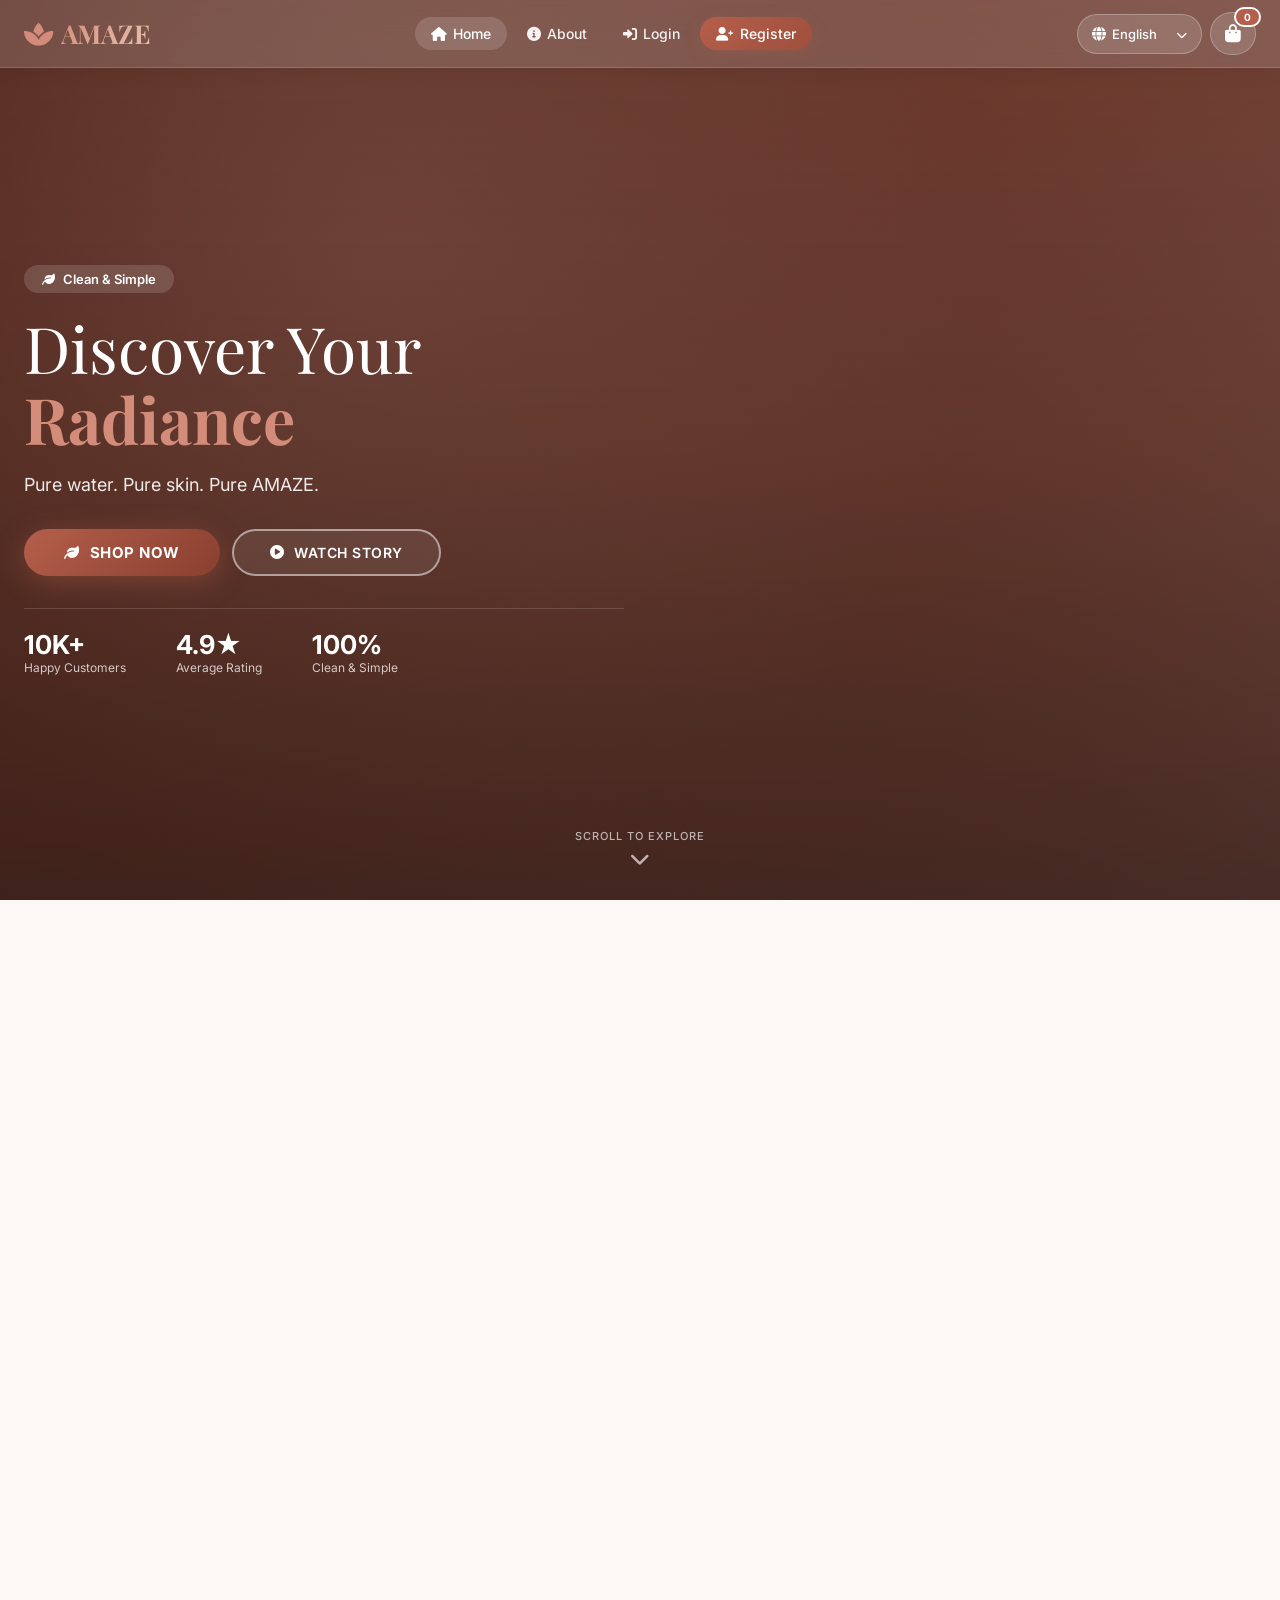
<file: index.html>
<!DOCTYPE html>
<html lang="en" dir="ltr">
<head>
<meta charset="UTF-8" />
<meta name="viewport" content="width=device-width, initial-scale=1.0, viewport-fit=cover" />
<title>AMAZE · Premium Cosmetics</title>
<link rel="stylesheet" href="https://cdnjs.cloudflare.com/ajax/libs/font-awesome/6.0.0-beta3/css/all.min.css" />
<link rel="preconnect" href="https://fonts.googleapis.com" />
<link rel="preconnect" href="https://fonts.gstatic.com" crossorigin />
<link href="https://fonts.googleapis.com/css2?family=Playfair+Display:ital,wght@0,400;0,600;0,700;1,400&family=Inter:wght@300;400;500;600;700&display=swap" rel="stylesheet" />
<link rel="stylesheet" href="css/style.css" />
</head>
<body>

<div class="toast" id="toast"></div>

<!-- ============================================================
     BACKGROUND VIDEO — fixed layer behind all content
     ============================================================ -->
<div class="bg-video-layer" id="bgVideoLayer">
  <video
    class="bg-video"
    id="bgVideo"
    autoplay
    muted
    loop
    playsinline
    webkit-playsinline
    x5-playsinline
    preload="auto"
    disablepictureinpicture
    controlslist="nodownload"
  >
    <source src="images-video/Amaze1.mp4" type="video/mp4" />
  </video>
  <div class="video-overlay"></div>
  <div class="video-fallback"></div>
</div>

<!-- ============================================================
     HERO — full-screen intro, scrolls over the video
     ============================================================ -->
<section class="hero-intro" id="heroIntro">
  <div class="container">
    <div class="hero-text-on-video">
      <span class="badge"><i class="fas fa-leaf"></i> <span data-i18n="hero.badge">Clean &amp; Simple</span></span>
      <h1 data-i18n="hero.title">Discover Your <span>Radiance</span></h1>
      <p data-i18n="hero.subtitle">Pure water. Pure skin. Pure AMAZE.</p>

      <div class="hero-buttons">
        <button class="btn-primary" id="scrollToProduct">
          <i class="fas fa-leaf"></i> <span data-i18n="hero.shopNow">Shop Now</span>
        </button>
        <button class="btn-secondary">
          <i class="fas fa-play-circle"></i> <span data-i18n="hero.watchStory">Watch Story</span>
        </button>
      </div>

      <div class="hero-stats">
        <div><span class="stat-number" data-i18n="hero.stat1num">10K+</span> <span class="stat-label" data-i18n="hero.stat1lbl">Happy Customers</span></div>
        <div><span class="stat-number" data-i18n="hero.stat2num">4.9★</span> <span class="stat-label" data-i18n="hero.stat2lbl">Average Rating</span></div>
        <div><span class="stat-number" data-i18n="hero.stat3num">100%</span> <span class="stat-label" data-i18n="hero.stat3lbl">Clean &amp; Simple</span></div>
      </div>
    </div>
  </div>

  <div class="scroll-indicator">
    <span data-i18n="hero.scroll">Scroll to explore</span>
    <i class="fas fa-chevron-down"></i>
  </div>
</section>

<!-- NAVBAR -->
<nav class="navbar-fixed" id="navbar">
  <div class="container nav-container">
    <a href="index.html" class="logo">
      <i class="fas fa-spa"></i>
      <span>AMAZE</span>
    </a>

    <div class="nav-links">
      <a href="index.html" class="active"><i class="fas fa-home"></i> <span data-i18n="nav.home">Home</span></a>
      <a href="javascript:void(0)" id="aboutLink"><i class="fas fa-info-circle"></i> <span data-i18n="nav.about">About</span></a>
      <div id="navUserContainer"></div>
    </div>

    <div class="nav-actions">
      <div class="lang-selector">
        <i class="fas fa-globe globe-icon"></i>
        <select id="languageSelector" onchange="LanguageManager.changeLanguage(this.value)">
          <option value="en">English</option>
          <option value="es">Español</option>
          <option value="ar">العربية</option>
        </select>
        <i class="fas fa-chevron-down chevron-icon"></i>
      </div>

      <button class="btn-cart-icon" id="cartToggleBtn">
        <i class="fas fa-shopping-bag"></i>
        <span class="cart-badge" id="cartBadge">0</span>
      </button>
    </div>
  </div>
</nav>

<!-- ============================================================
     MAIN CONTENT
     ============================================================ -->
<div class="main-content">

  <section class="about-section" id="aboutSection">
    <div class="container">
      <div class="about-wrapper">
        <div class="about-text glass">
          <div class="section-header">
            <span class="section-tag"><i class="fas fa-info-circle"></i> <span data-i18n="about.tag">About AMAZE</span></span>
            <h2 data-i18n="about.title">What Makes Us <span>Different</span></h2>
            <p data-i18n="about.subtitle">Discover the story behind our revolutionary product</p>
          </div>

          <div class="about-content">
            <p data-i18n="about.p1"></p>
            <p data-i18n="about.p2"></p>
            <p data-i18n="about.p3"></p>
          </div>

          <div class="about-highlights">
            <div class="highlight-item"><i class="fas fa-leaf"></i><span data-i18n="about.h1.title">100% Natural</span><small data-i18n="about.h1.sub">No chemicals, just pure cleansing</small></div>
            <div class="highlight-item"><i class="fas fa-recycle"></i><span data-i18n="about.h2.title">Eco-Friendly</span><small data-i18n="about.h2.sub">Reusable and sustainable</small></div>
            <div class="highlight-item"><i class="fas fa-heart"></i><span data-i18n="about.h3.title">Gentle on Skin</span><small data-i18n="about.h3.sub">Safe for sensitive skin</small></div>
            <div class="highlight-item"><i class="fas fa-star"></i><span data-i18n="about.h4.title">Effective Results</span><small data-i18n="about.h4.sub">Removes makeup instantly</small></div>
          </div>

          <div class="about-cta">
            <button class="btn-primary-light" id="scrollToProductBtn"><i class="fas fa-shopping-bag"></i> <span data-i18n="about.cta.shop">Shop Now</span></button>
            <button class="btn-secondary-dark"><i class="fas fa-play-circle"></i> <span data-i18n="about.cta.learn">Learn More</span></button>
          </div>
        </div>
      </div>
    </div>
  </section>

  <section class="amaze-product-section">
    <div class="container">
      <div class="amaze-product-card glass">
        <div class="amaze-product-header">
          <span class="amaze-logo-text">AMAZE</span>
          <span class="amaze-tagline" data-i18n="amaze.tagline">Remove, Reuse, AMAZE</span>
        </div>

        <div class="amaze-short-line">
          <span data-i18n="amaze.quote">"Gentle cleansing. Powerful results."</span>
        </div>

        <div class="amaze-tagline-text">
          <i class="fas fa-spa"></i> <span data-i18n="amaze.gentle">Gentle cleanliness... for every day</span> <i class="fas fa-spa"></i>
        </div>

        <div class="amaze-features-grid">
          <div class="amaze-feature">
            <div class="amaze-feature-icon"><i class="fas fa-broom"></i></div>
            <h4 data-i18n="amaze.f1.title">Deep Cleansing</h4>
            <p data-i18n="amaze.f1.text">Removes makeup and impurities with just one wipe</p>
          </div>
          <div class="amaze-feature">
            <div class="amaze-feature-icon"><i class="fas fa-leaf"></i></div>
            <h4 data-i18n="amaze.f2.title">Gentle on Your Skin</h4>
            <p data-i18n="amaze.f2.text">Suitable for sensitive skin and doesn't cause irritation</p>
          </div>
          <div class="amaze-feature">
            <div class="amaze-feature-icon"><i class="fas fa-water"></i></div>
            <h4 data-i18n="amaze.f3.title">Use with Water Only</h4>
            <p data-i18n="amaze.f3.text">No chemicals - eco-friendly</p>
          </div>
        </div>

        <div class="amaze-benefits-grid">
          <div class="amaze-benefit"><i class="fas fa-recycle"></i><span data-i18n="amaze.b1.title">Washable</span><small data-i18n="amaze.b1.sub">Reusable &amp; eco-friendly</small></div>
          <div class="amaze-benefit"><i class="fas fa-award"></i><span data-i18n="amaze.b2.title">Durable Quality</span><small data-i18n="amaze.b2.sub">Long-lasting use</small></div>
          <div class="amaze-benefit"><i class="fas fa-cloud"></i><span data-i18n="amaze.b3.title">Soft Texture</span><small data-i18n="amaze.b3.sub">Complete skin comfort</small></div>
          <div class="amaze-benefit"><i class="fas fa-bag"></i><span data-i18n="amaze.b4.title">Portable</span><small data-i18n="amaze.b4.sub">Perfect for travel &amp; bags</small></div>
        </div>

        <div class="amaze-result">
          <i class="fas fa-star"></i> <span data-i18n="amaze.result">Gentle Experience · Amazing Results</span> <i class="fas fa-star"></i>
        </div>

        <div class="amaze-badge-container">
          <span class="amaze-badge" data-i18n="amaze.safeBadge">✓ 100% Safe for Skin</span>
        </div>

        <div class="amaze-footer">
          <span><i class="fas fa-sparkles"></i> <span data-i18n="amaze.idealChoice">Your Ideal Choice</span> <i class="fas fa-sparkles"></i></span>
          <small data-i18n="amaze.idealSub">For a healthy daily routine</small>
        </div>
      </div>
    </div>
  </section>

  <section class="reviews-section">
    <div class="container">
      <div class="section-header glass-soft">
        <span class="section-tag"><i class="fas fa-heart"></i> <span data-i18n="reviews.tag">What Our Customers Say</span></span>
        <p data-i18n="reviews.subtitle">Loved by thousands of women around the world</p>
      </div>

      <div class="reviews-grid" id="reviewsGrid"></div>
    </div>
  </section>

  <section class="product-section" id="productSection">
    <div class="container">
      <div class="section-header glass-soft">
        <span class="section-tag" data-i18n="product.tag">Our Hero</span>
        <h2 data-i18n="product.title">The <span>Radiant</span> Serum</h2>
        <p data-i18n="product.subtitle">One product, endless glow.</p>
      </div>

      <div class="product-card glass">
        <div class="product-image">
          <span class="product-badge" data-i18n="product.bestseller">Bestseller</span>
          <img
            src="images-video/amaze.jpeg"
            alt="Radiant Glow Serum"
            onerror="this.onerror=null; this.src='images-video/amaze.jpeg';"
          />
        </div>

        <div class="product-details">
          <span class="product-category" data-i18n="product.category">Skincare</span>
          <h3 data-i18n="product.name">Radiant Glow Serum</h3>
          <div class="product-rating">
            <i class="fas fa-star"></i><i class="fas fa-star"></i><i class="fas fa-star"></i><i class="fas fa-star"></i><i class="fas fa-star"></i>
            <span>(4.9)</span>
          </div>
          <div class="product-price">$48.00 <small data-i18n="product.priceOld">$64.00</small></div>
          <ul class="product-features">
            <li><i class="fas fa-check-circle"></i> <span data-i18n="product.f1">Vitamin C + Hyaluronic Acid</span></li>
            <li><i class="fas fa-check-circle"></i> <span data-i18n="product.f2">Brightening &amp; Plumping</span></li>
            <li><i class="fas fa-check-circle"></i> <span data-i18n="product.f3">100% Sustainable</span></li>
          </ul>

          <div class="product-actions">
            <div class="quantity-selector">
              <button id="qtyDecrease">−</button>
              <span id="qtyDisplay">1</span>
              <button id="qtyIncrease">+</button>
            </div>
            <button class="btn-cart" id="addToCartBtn">
              <i class="fas fa-shopping-bag"></i> <span data-i18n="product.addToCart">Add to Cart</span>
            </button>
          </div>

          <div class="product-extras">
            <span><i class="fas fa-truck"></i> <span data-i18n="product.fastShipping">Fast Shipping</span></span>
            <span><i class="fas fa-undo-alt"></i> <span data-i18n="product.returns">30-Day Returns</span></span>
          </div>
        </div>
      </div>
    </div>
  </section>

  <div class="container">
    <div class="cart-preview glass" id="cartPreview">
      <div class="cart-header">
        <h3><i class="fas fa-shopping-bag"></i> <span data-i18n="cart.title">Your Cart</span></h3>
        <span id="cartItemCount">0 <span data-i18n="cart.items">items</span></span>
      </div>
      <div id="cartItemsContainer">
        <div class="cart-empty">
          <i class="fas fa-box-open"></i>
          <p data-i18n="cart.empty">Your cart is empty</p>
          <span data-i18n="cart.emptySub">Start your glow journey.</span>
        </div>
      </div>
      <div class="cart-total hidden" id="cartTotalWrapper">
        <div class="total-left">
          <span><span data-i18n="cart.total">Total:</span> <span id="cartTotalPrice">$0.00</span></span>
        </div>
        <div class="total-right">
          <button class="btn-clear-cart" id="clearCartBtn"><i class="fas fa-trash-alt"></i> <span data-i18n="cart.clear">Clear</span></button>
          <a href="#productSection" class="btn-continue-shopping"><i class="fas fa-arrow-left"></i> <span data-i18n="cart.continue">Continue Shopping</span></a>
          <a href="cart.html" class="btn-checkout"><i class="fas fa-lock"></i> <span data-i18n="cart.checkout">Checkout</span></a>
        </div>
      </div>
    </div>
  </div>

</div>

<!-- PROFILE MODAL -->
<div class="modal-overlay" id="profileModal">
  <div class="modal glass">
    <button class="modal-close" id="closeProfileModal">&times;</button>
    <div class="profile-avatar"><i class="fas fa-user-circle"></i></div>
    <h2>My Profile</h2>
    <div class="profile-info">
      <div class="profile-field"><span><i class="fas fa-user"></i> Name</span> <span id="profileName">Guest</span></div>
      <div class="profile-field"><span><i class="fas fa-envelope"></i> Email</span> <span id="profileEmail">guest@example.com</span></div>
      <div class="profile-field"><span><i class="fas fa-calendar"></i> Member Since</span> <span>2026</span></div>
      <div class="profile-field"><span><i class="fas fa-circle"></i> Status</span> <span id="profileStatus" style="color:#b45f4b;">Guest</span></div>
    </div>
    <button class="btn-modal logout-btn" id="logoutBtn"><i class="fas fa-sign-out-alt"></i> Log Out</button>
  </div>
</div>

<script src="js/i18n.js"></script>
<script src="js/script.js"></script>
<script src="js/main.js"></script>
</body>
</html>
</file>
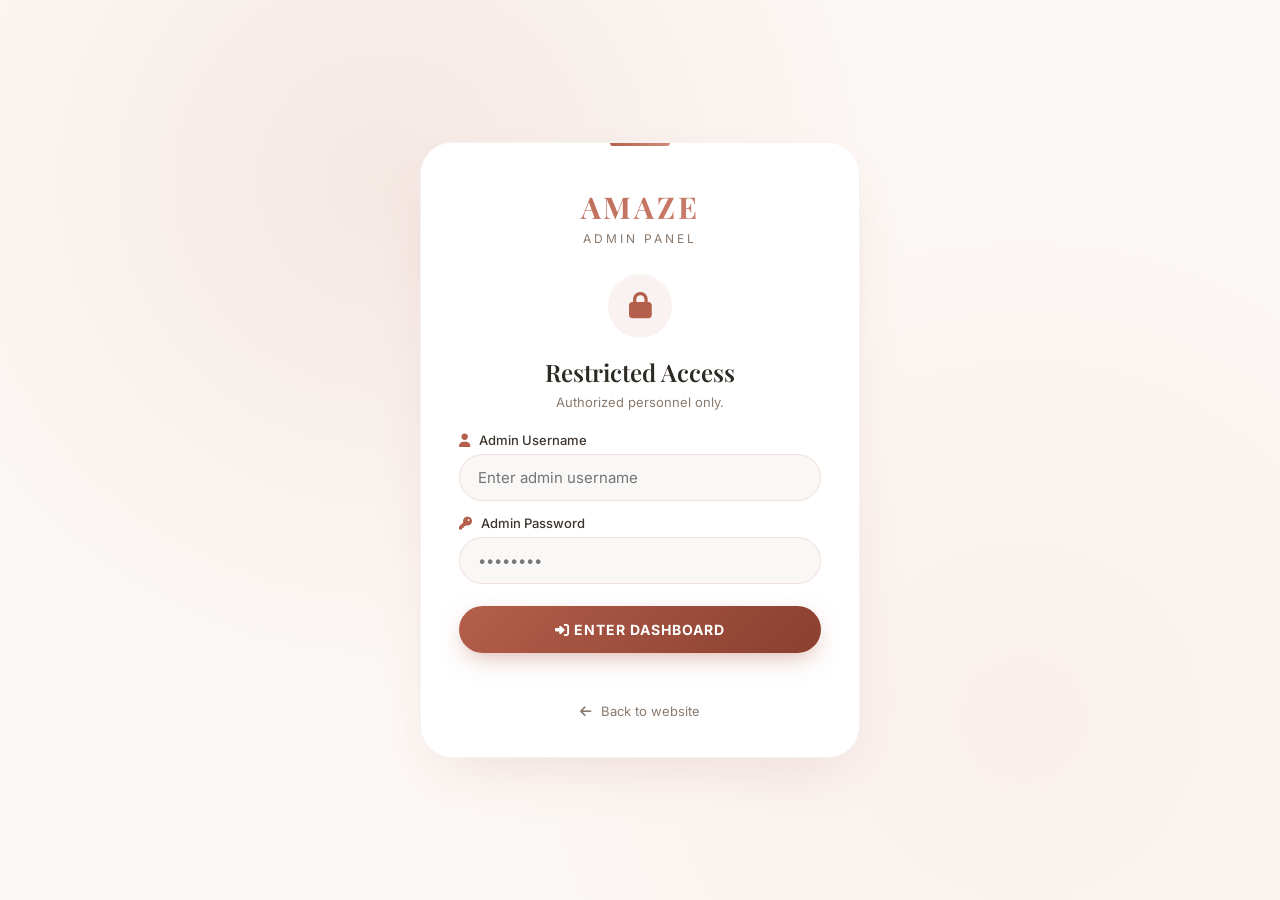
<file: admin-login.html>
<!DOCTYPE html>
<html lang="en">
<head>
<meta charset="UTF-8" />
<meta name="viewport" content="width=device-width, initial-scale=1.0" />
<title>Admin Login · AMAZE</title>
<link rel="stylesheet" href="https://cdnjs.cloudflare.com/ajax/libs/font-awesome/6.4.0/css/all.min.css" />
<link rel="preconnect" href="https://fonts.googleapis.com" />
<link rel="preconnect" href="https://fonts.gstatic.com" crossorigin />
<link href="https://fonts.googleapis.com/css2?family=Playfair+Display:wght@400;700&family=Inter:wght@400;500;600&display=swap" rel="stylesheet" />
<link rel="stylesheet" href="css/auth.css" />
</head>
<body>

<div class="auth-card">
  <div class="auth-logo">AMAZE</div>
  <div class="auth-sub">Admin Panel</div>

  <div class="auth-icon"><i class="fas fa-lock"></i></div>
  <h2>Restricted Access</h2>
  <p class="hint">Authorized personnel only.</p>

  <form id="adminLoginForm" novalidate>
    <div class="form-group">
      <label><i class="fas fa-user"></i> Admin Username</label>
      <input type="text" id="adminUser" placeholder="Enter admin username" autocomplete="username" required />
    </div>
    <div class="form-group">
      <label><i class="fas fa-key"></i> Admin Password</label>
      <input type="password" id="adminPass" placeholder="••••••••" autocomplete="current-password" required />
    </div>
    <button type="submit" class="auth-btn">
      <i class="fas fa-sign-in-alt"></i> Enter Dashboard
    </button>
    <div class="auth-error" id="adminErr"></div>
  </form>

  <a href="index.html" class="auth-back"><i class="fas fa-arrow-left"></i> Back to website</a>
</div>

<script src="js/script.js"></script>
<script>
  document.getElementById('adminLoginForm').addEventListener('submit', async (e) => {
    e.preventDefault();

    const u   = document.getElementById('adminUser').value.trim();
    const p   = document.getElementById('adminPass').value;
    const err = document.getElementById('adminErr');
    const btn = e.target.querySelector('button[type="submit"]');

    err.textContent = '';
    btn.disabled = true;
    const original = btn.innerHTML;
    btn.innerHTML = '<i class="fas fa-spinner fa-spin"></i> Checking…';

    try {
      const data = await fetchJson('api/auth.php?action=login', {
        method: 'POST',
        body: { username: u, password: p }
      });

      if (data.ok) {
        err.style.color = '#2d7d46';
        err.textContent = '✓ Access granted. Redirecting…';
        setTimeout(() => { window.location.href = 'admin.html'; }, 500);
      } else {
        err.style.color = '#b45f4b';
        err.textContent = '✗ ' + (data.error || 'Invalid credentials');
        btn.disabled = false;
        btn.innerHTML = original;
      }
    } catch (e2) {
      err.style.color = '#b45f4b';
      err.textContent = '✗ ' + (e2.message || 'Login failed');
      btn.disabled = false;
      btn.innerHTML = original;
    }
  });
</script>
</body>
</html>
</file>
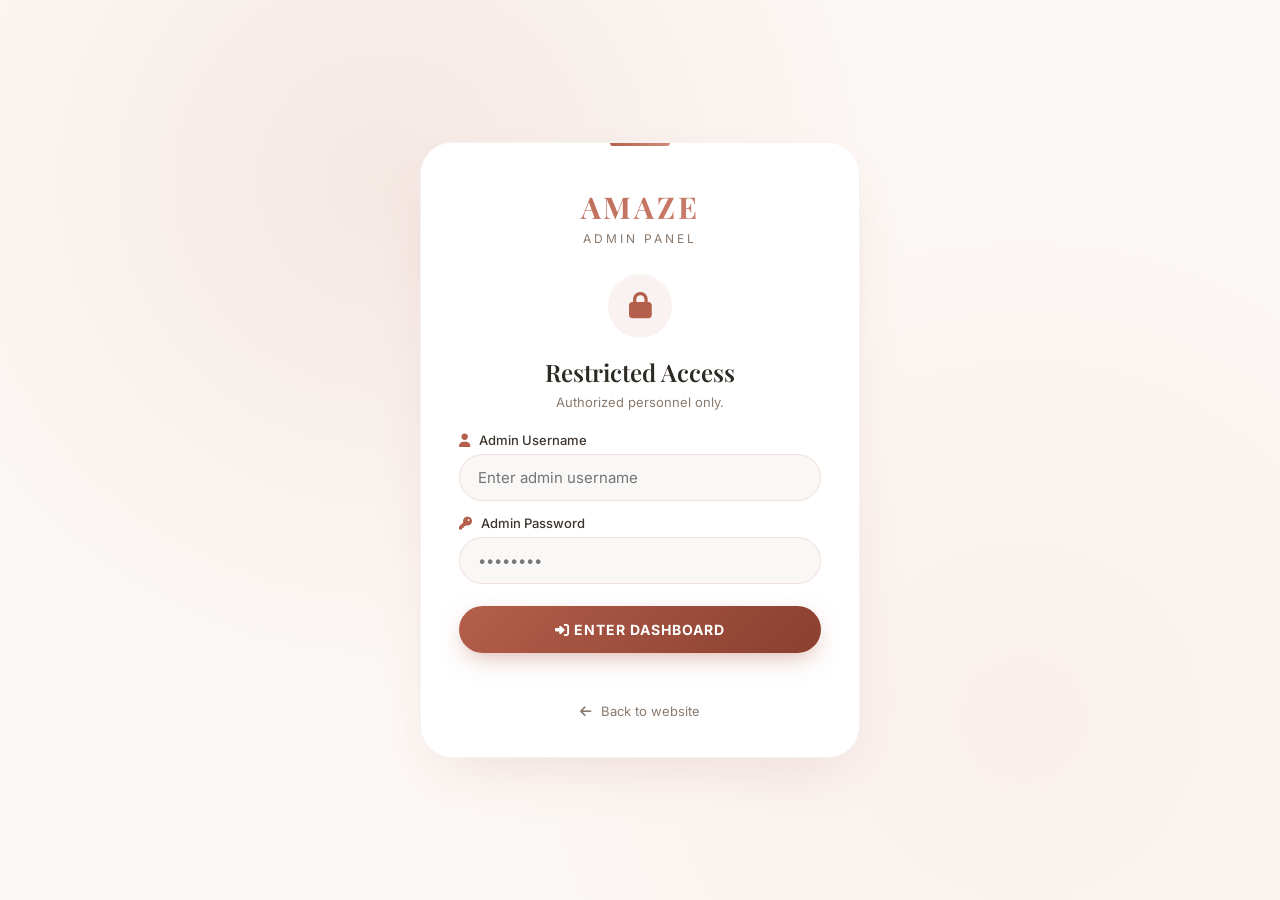
<file: admin.html>
<!DOCTYPE html>
<html lang="en">
<head>
<meta charset="UTF-8" />
<meta name="viewport" content="width=device-width, initial-scale=1.0" />
<title>AMAZE · Admin Dashboard</title>
<link rel="stylesheet" href="https://cdnjs.cloudflare.com/ajax/libs/font-awesome/6.0.0-beta3/css/all.min.css" />
<link rel="preconnect" href="https://fonts.googleapis.com" />
<link rel="preconnect" href="https://fonts.gstatic.com" crossorigin />
<link href="https://fonts.googleapis.com/css2?family=Playfair+Display:ital,wght@0,400;0,600;0,700;1,400&family=Inter:wght@300;400;500;600;700&display=swap" rel="stylesheet" />
<link rel="stylesheet" href="css/admin.css" />
</head>
<body>

<!-- ============================================================
     ADMIN AUTH GUARD — promise-based
     ============================================================ -->
<script>
  window.amazeAuthPromise = (async function () {
    try {
      const res = await fetch('api/auth.php?action=me', {
        credentials: 'same-origin',
        cache: 'no-store'
      });
      const data = await res.json();

      if (!data.authenticated) {
        window.location.replace('admin-login.html');
        return null;
      }

      window.__amazeAdmin = data.admin;
      window.__amazeCsrf  = data.csrf_token || '';
      console.log('🔒 CSRF token loaded:', window.__amazeCsrf ? 'OK (' + window.__amazeCsrf.length + ' chars)' : 'MISSING');
      return data.admin;
    } catch (err) {
      console.error('Auth check failed:', err);
      window.location.replace('admin-login.html');
      return null;
    }
  })();
</script>

<div class="toast" id="toast"></div>

<div class="admin-wrapper">

  <aside class="admin-sidebar">
    <div class="logo">
      <i class="fas fa-spa"></i>
      <span>AMAZE</span>
    </div>

    <ul class="sidebar-menu">
      <li><a href="#" class="active" data-page="dashboard"><i class="fas fa-chart-pie"></i> <span>Dashboard</span></a></li>
      <li><a href="#" data-page="orders"><i class="fas fa-shopping-bag"></i> <span>Orders</span> <span class="badge" id="orderBadge">0</span></a></li>
      <li><a href="#" data-page="inventory"><i class="fas fa-boxes"></i> <span>Products</span></a></li>
      <li><a href="#" data-page="discounts"><i class="fas fa-tags"></i> <span>Discounts</span></a></li>
      <li><a href="#" data-page="reviews"><i class="fas fa-star"></i> <span>Reviews</span> <span class="badge" id="reviewBadge">0</span></a></li>
    </ul>

    <div class="sidebar-footer">
      <a href="index.html"><i class="fas fa-arrow-left"></i> <span>Back to Website</span></a>
      <a href="javascript:void(0)" onclick="adminLogout()"><i class="fas fa-sign-out-alt"></i> <span>Logout</span></a>
    </div>
  </aside>

  <main class="admin-main">

    <header class="admin-header">
      <div>
        <h1>Admin <span>Panel</span></h1>
        <div class="live-indicator"><span class="dot"></span> Live Dashboard</div>
      </div>
      <div class="admin-user">
        <div class="avatar" id="adminAvatar">A</div>
        <div>
          <div class="name" id="adminName">Admin</div>
          <div class="role">Store Manager</div>
        </div>
      </div>
    </header>

    <section class="page active" id="page-dashboard">
      <div class="stats-grid">
        <div class="stat-card">
          <div class="stat-icon orders"><i class="fas fa-shopping-bag"></i></div>
          <div class="stat-body">
            <span class="stat-number" id="totalOrders">0</span>
            <div class="stat-label">Total Orders</div>
          </div>
        </div>
        <div class="stat-card">
          <div class="stat-icon revenue"><i class="fas fa-dollar-sign"></i></div>
          <div class="stat-body">
            <span class="stat-number" id="totalRevenue">$0</span>
            <div class="stat-label">Total Revenue</div>
          </div>
        </div>
        <div class="stat-card">
          <div class="stat-icon stock"><i class="fas fa-boxes"></i></div>
          <div class="stat-body">
            <span class="stat-number" id="totalProducts">0</span>
            <div class="stat-label">Products</div>
          </div>
        </div>
        <div class="stat-card">
          <div class="stat-icon discount"><i class="fas fa-tags"></i></div>
          <div class="stat-body">
            <span class="stat-number" id="totalDiscounts">0</span>
            <div class="stat-label">Active Discounts</div>
          </div>
        </div>
      </div>

      <div class="quick-actions">
        <div class="qa-title">Quick Actions</div>
        <div class="qa-grid">
          <button class="qa-btn" onclick="goTo('orders')"><i class="fas fa-list"></i><span>View Orders</span></button>
          <button class="qa-btn" onclick="goTo('inventory'); addProduct();"><i class="fas fa-plus"></i><span>Add Product</span></button>
          <button class="qa-btn" onclick="goTo('discounts'); openDiscountModal();"><i class="fas fa-tag"></i><span>New Discount</span></button>
          <button class="qa-btn" onclick="goTo('reviews')"><i class="fas fa-star"></i><span>Review Pending</span></button>
        </div>
      </div>

      <div class="section-card">
        <div class="section-header">
          <h3><i class="fas fa-clock"></i> Recent Activity</h3>
        </div>
        <div id="recentActivity">
          <div class="empty-compact">
            <i class="fas fa-inbox"></i>
            <span>No recent activity</span>
          </div>
        </div>
      </div>
    </section>

    <section class="page" id="page-orders">
      <div class="page-header">
        <h2><i class="fas fa-shopping-bag"></i> Orders</h2>
        <button class="btn-secondary-sm" onclick="clearAllOrders()"><i class="fas fa-trash-alt"></i> Clear All</button>
      </div>
      <div class="section-card" id="ordersContainer"></div>
    </section>

    <section class="page" id="page-inventory">
      <div class="page-header">
        <h2><i class="fas fa-boxes"></i> Products</h2>
        <button class="btn-primary-sm" onclick="addProduct()"><i class="fas fa-plus"></i> Add Product</button>
      </div>
      <div class="inventory-grid" id="inventoryGrid"></div>
    </section>

    <section class="page" id="page-discounts">
      <div class="page-header">
        <h2><i class="fas fa-tags"></i> Discount Codes</h2>
        <button class="btn-primary-sm" onclick="openDiscountModal()"><i class="fas fa-plus"></i> New Code</button>
      </div>
      <div id="discountsContainer"></div>
    </section>

    <section class="page" id="page-reviews">
      <div class="page-header">
        <h2><i class="fas fa-star"></i> Reviews</h2>
        <div class="review-tabs">
          <button class="review-tab active" data-tab="pending" onclick="switchReviewTab('pending')">
            Pending <span id="tabPendingCount">0</span>
          </button>
          <button class="review-tab" data-tab="approved" onclick="switchReviewTab('approved')">Approved</button>
          <button class="review-tab" data-tab="rejected" onclick="switchReviewTab('rejected')">Rejected</button>
        </div>
      </div>
      <div id="reviewsContainer"></div>
    </section>

  </main>
</div>

<div class="modal-overlay" id="discountModal">
  <div class="modal">
    <button class="modal-close" onclick="closeDiscountModal()">&times;</button>
    <h2>New Discount Code</h2>
    <p class="sub">Create a code customers can apply at checkout.</p>

    <div class="form-group">
      <label><i class="fas fa-hashtag"></i> Code <span class="required">*</span></label>
      <input type="text" id="dcCode" placeholder="e.g. AMAZE20" maxlength="20" autocomplete="off" style="text-transform:uppercase;" />
    </div>

    <div class="form-row">
      <div class="form-group">
        <label><i class="fas fa-sliders-h"></i> Type</label>
        <select id="dcType">
          <option value="percent">Percentage (%)</option>
          <option value="fixed">Fixed amount ($)</option>
        </select>
      </div>
      <div class="form-group">
        <label><i class="fas fa-coins"></i> Value <span class="required">*</span></label>
        <div class="value-input-wrap">
          <input type="number" id="dcValue" min="0" step="0.01" placeholder="20" />
          <span class="value-suffix" id="dcValueSuffix">%</span>
        </div>
      </div>
    </div>

    <div class="quick-fills">
      <button type="button" onclick="quickFill(5)">5%</button>
      <button type="button" onclick="quickFill(10)">10%</button>
      <button type="button" onclick="quickFill(15)">15%</button>
      <button type="button" onclick="quickFill(20)">20%</button>
      <button type="button" onclick="quickFill(25)">25%</button>
      <button type="button" onclick="quickFill(30)">30%</button>
      <button type="button" onclick="quickFill(50)">50%</button>
    </div>

    <div class="form-row">
      <div class="form-group">
        <label><i class="fas fa-redo"></i> Max Uses</label>
        <input type="number" id="dcMaxUses" min="1" placeholder="Blank = unlimited" />
      </div>
      <div class="form-group">
        <label><i class="fas fa-calendar"></i> Expires</label>
        <input type="date" id="dcExpires" />
      </div>
    </div>

    <div class="form-group">
      <label class="switch-row">
        <input type="checkbox" id="dcActive" checked />
        <span class="switch"></span>
        <span class="switch-label">Active</span>
      </label>
    </div>

    <button class="btn-modal" onclick="saveDiscount()"><i class="fas fa-save"></i> Create Discount</button>
  </div>
</div>
<script src="js/script.js"></script>
<script src="js/admin.js"></script>
</body>
</html>
</file>
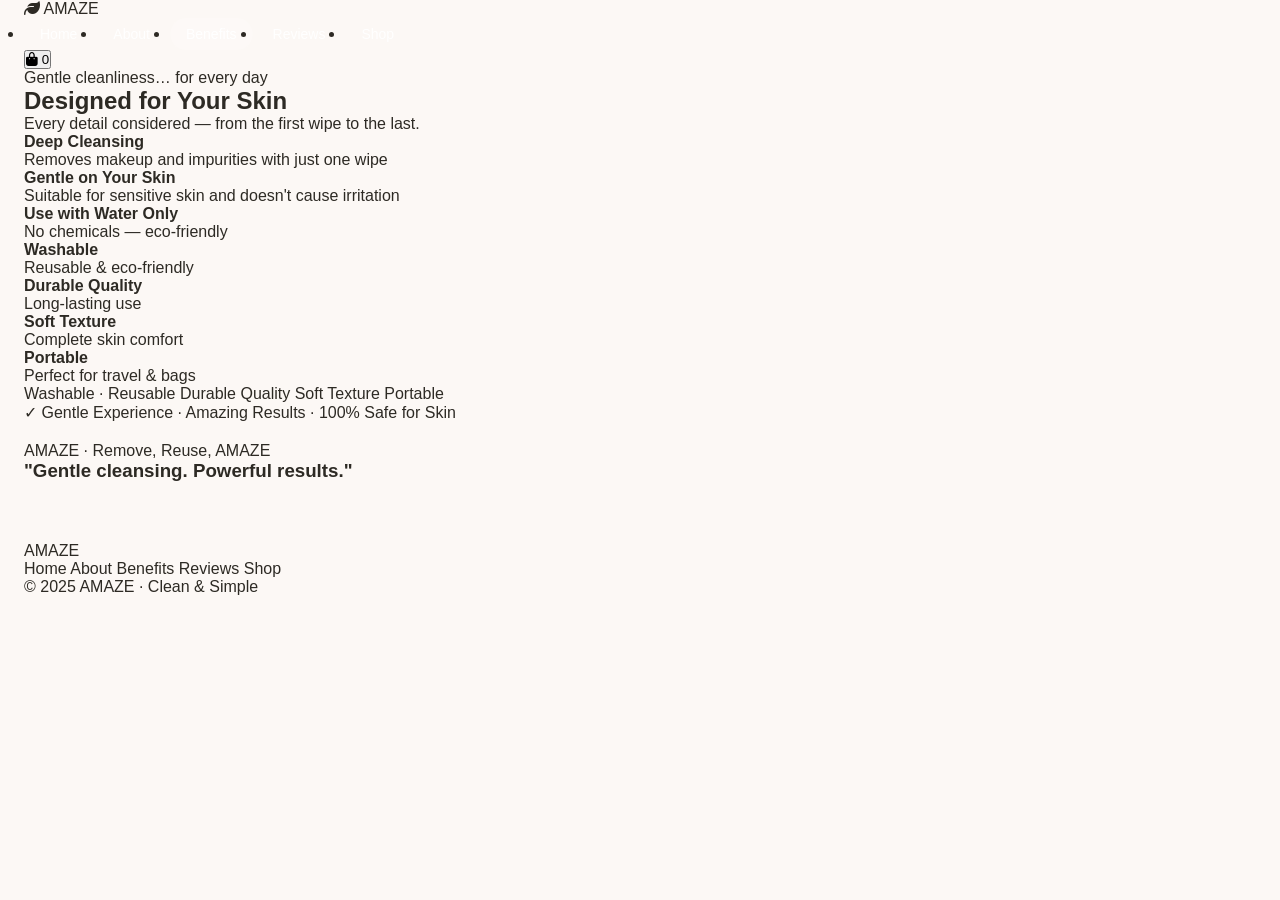
<file: benefits.html>
<!DOCTYPE html>
<html lang="en">
<head>
<meta charset="UTF-8" />
<meta name="viewport" content="width=device-width, initial-scale=1.0" />
<title>Benefits · AMAZE</title>
<link rel="stylesheet" href="https://cdnjs.cloudflare.com/ajax/libs/font-awesome/6.4.0/css/all.min.css" />
<link rel="stylesheet" href="css/style.css" />
</head>
<body>

<div class="container">
  <nav class="navbar solid">
    <a href="index.html" class="nav-brand">
      <span class="brand-icon"><i class="fas fa-leaf"></i></span>
      AMAZE
    </a>
    <ul class="nav-links">
      <li><a href="index.html">Home</a></li>
      <li><a href="about.html">About</a></li>
      <li><a href="benefits.html" class="active">Benefits</a></li>
      <li><a href="testimonials.html">Reviews</a></li>
      <li><a href="index.html#productSection">Shop</a></li>
    </ul>
    <button class="cart-btn">
      <i class="fas fa-shopping-bag"></i>
      <span class="cart-count">0</span>
    </button>
  </nav>

  <section class="section">
    <span class="section-eyebrow">Gentle cleanliness… for every day</span>
    <h2 class="section-title">Designed for Your Skin</h2>
    <p class="section-subtitle">Every detail considered — from the first wipe to the last.</p>

    <div class="benefits-list">
      <div class="benefit-item">
        <h4>Deep Cleansing</h4>
        <p>Removes makeup and impurities with just one wipe</p>
      </div>
      <div class="benefit-item">
        <h4>Gentle on Your Skin</h4>
        <p>Suitable for sensitive skin and doesn't cause irritation</p>
      </div>
      <div class="benefit-item">
        <h4>Use with Water Only</h4>
        <p>No chemicals — eco-friendly</p>
      </div>
      <div class="benefit-item">
        <h4>Washable</h4>
        <p>Reusable &amp; eco-friendly</p>
      </div>
      <div class="benefit-item">
        <h4>Durable Quality</h4>
        <p>Long-lasting use</p>
      </div>
      <div class="benefit-item">
        <h4>Soft Texture</h4>
        <p>Complete skin comfort</p>
      </div>
      <div class="benefit-item">
        <h4>Portable</h4>
        <p>Perfect for travel &amp; bags</p>
      </div>
    </div>

    <div class="benefit-tags">
      <span class="tag">Washable · Reusable</span>
      <span class="tag">Durable Quality</span>
      <span class="tag">Soft Texture</span>
      <span class="tag">Portable</span>
    </div>

    <p class="gentle-line"><span class="check">✓</span> Gentle Experience · Amazing Results · 100% Safe for Skin</p>
  </section>

  <section style="padding: 20px 0 60px;">
    <div class="quote-block">
      <p class="brand-line">AMAZE · Remove, Reuse, AMAZE</p>
      <h3>"Gentle cleansing. Powerful results."</h3>
    </div>
  </section>

  <footer>
    <div class="footer-brand">AMAZE</div>
    <div class="footer-links">
      <a href="index.html">Home</a>
      <a href="about.html">About</a>
      <a href="benefits.html">Benefits</a>
      <a href="testimonials.html">Reviews</a>
      <a href="index.html#productSection">Shop</a>
    </div>
    <p>© 2025 AMAZE · Clean &amp; Simple</p>
  </footer>
</div>
<script src="js/i18n.js"></script>
<script src="js/main.js"></script>
<script src="js/script.js"></script>
</body>
</html>
</file>
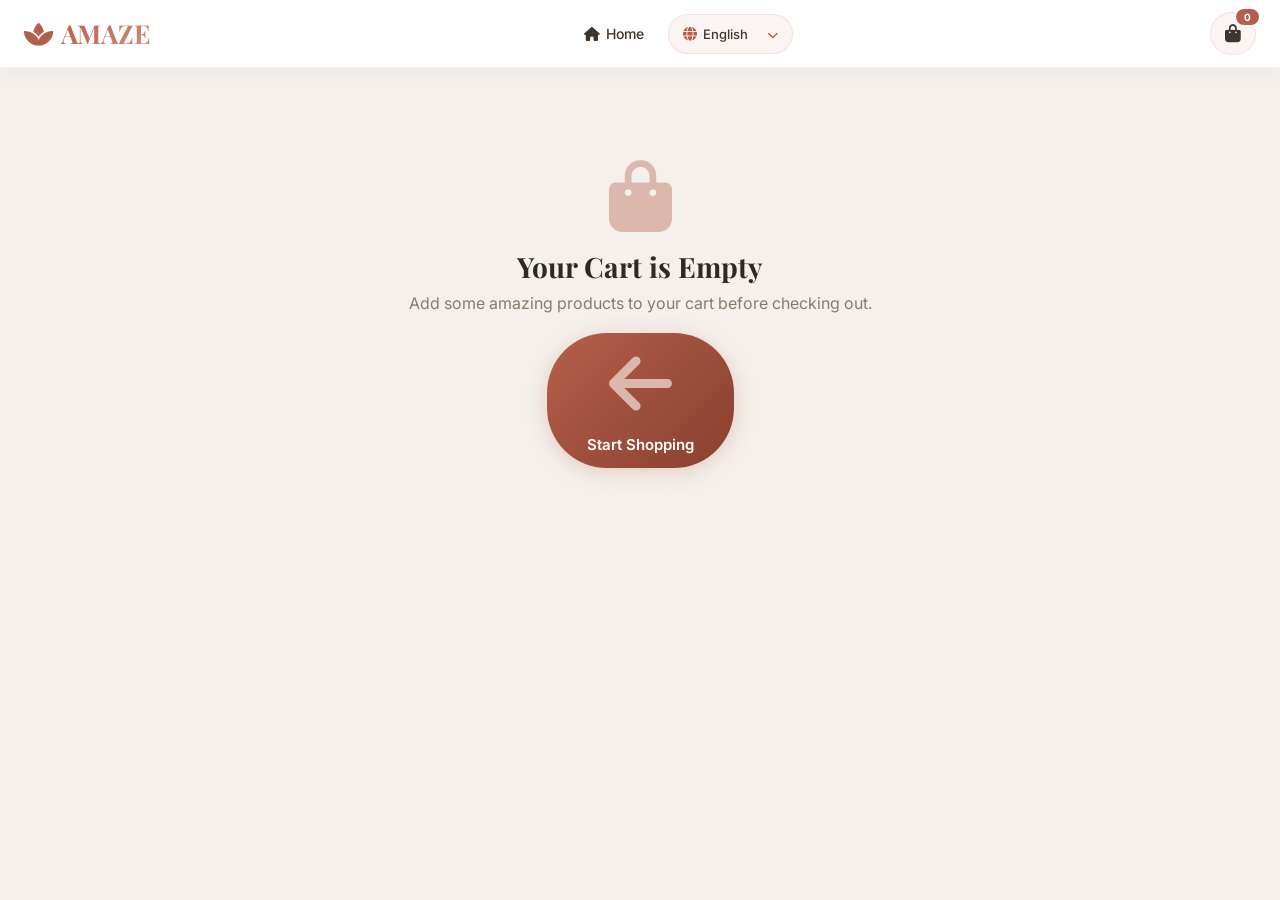
<file: cart.html>
<!DOCTYPE html>
<html lang="en" dir="ltr">
<head>
<meta charset="UTF-8" />
<meta name="viewport" content="width=device-width, initial-scale=1.0" />
<title>View Cart · AMAZE</title>
<link rel="stylesheet" href="https://cdnjs.cloudflare.com/ajax/libs/font-awesome/6.0.0-beta3/css/all.min.css" />
<link rel="preconnect" href="https://fonts.googleapis.com" />
<link rel="preconnect" href="https://fonts.gstatic.com" crossorigin />
<link href="https://fonts.googleapis.com/css2?family=Playfair+Display:ital,wght@0,400;0,600;0,700;1,400&family=Inter:wght@300;400;500;600;700&display=swap" rel="stylesheet" />
<link rel="stylesheet" href="css/cart.css" />
</head>
<body>

<div class="toast" id="toast"></div>

<div class="success-overlay" id="successOverlay">
  <div class="success-modal">
    <div class="check-icon"><i class="fas fa-check"></i></div>
    <h2 data-i18n="cartPage.orderPlaced">Order Placed!</h2>

    <div class="success-divider">
      <span></span>
      <i class="fas fa-spa"></i>
      <span></span>
    </div>

    <p data-i18n="cartPage.thankYou">Thank you for your purchase! Your order has been confirmed.</p>
    <p class="success-note">We'll send you an update as soon as your order ships.</p>

    <span id="successOrderId" style="display:none;"></span>

    <a href="index.html" class="btn-continue">
      <i class="fas fa-home"></i>
      <span data-i18n="cartPage.continueShopping">Continue Shopping</span>
    </a>
  </div>
</div>

<nav class="navbar-fixed">
  <div class="container nav-container">
    <a href="index.html" class="logo"><i class="fas fa-spa"></i> <span>AMAZE</span></a>
    <div class="nav-links">
      <a href="index.html"><i class="fas fa-home"></i> <span data-i18n="nav.home">Home</span></a>
      <div id="navUserContainer"></div>
      <div class="lang-selector">
        <i class="fas fa-globe globe-icon"></i>
        <select id="languageSelector" onchange="LanguageManager.changeLanguage(this.value)">
          <option value="en">English</option>
          <option value="es">Español</option>
          <option value="ar">العربية</option>
        </select>
        <i class="fas fa-chevron-down chevron-icon"></i>
      </div>
    </div>
    <div class="nav-actions">
      <button class="btn-cart-icon" id="cartToggleBtn">
        <i class="fas fa-shopping-bag"></i>
        <span class="cart-badge" id="cartBadge">0</span>
      </button>
    </div>
  </div>
</nav>

<main class="cart-main">
  <div class="container">

    <div class="empty-cart" id="emptyCart" style="display:none;">
      <i class="fas fa-shopping-bag"></i>
      <h2 data-i18n="cartPage.emptyTitle">Your Cart is Empty</h2>
      <p data-i18n="cartPage.emptyText">Add some amazing products to your cart before checking out.</p>
      <a href="index.html#productSection" class="btn-shop"><i class="fas fa-arrow-left"></i> <span data-i18n="cartPage.startShopping">Start Shopping</span></a>
    </div>

    <div id="cartContent">
      <h1 data-i18n="cartPage.title">Your <span>Cart</span></h1>
      <p class="subtitle" data-i18n="cartPage.subtitle">Review your items and complete your purchase.</p>

      <div class="cart-wrapper">
        <div class="cart-items-section">
          <div class="section-header">
            <h2><i class="fas fa-box"></i> <span data-i18n="cartPage.cartItems">Cart Items</span></h2>
            <span class="item-count" id="itemCount">0 items</span>
          </div>
          <div id="cartItemsList"></div>
        </div>

        <div class="checkout-sidebar" id="checkoutSidebar">
          <h3><i class="fas fa-credit-card"></i> <span data-i18n="cartPage.checkout">Checkout</span></h3>

          <!-- PAYMENT METHODS -->
          <div class="payment-methods">

            <div class="payment-method active" data-method="visa" title="Visa">
              <span class="check-mark"><i class="fas fa-check"></i></span>
              <div class="method-logo visa-logo">
                <span class="visa-text">VISA</span>
              </div>
              <span class="method-name" data-i18n="cartPage.credit">Credit / Debit</span>
            </div>

            <div class="payment-method" data-method="mastercard" title="Mastercard">
              <span class="check-mark"><i class="fas fa-check"></i></span>
              <div class="method-logo mc-logo">
                <span class="mc-circle red"></span>
                <span class="mc-circle yellow"></span>
              </div>
              <span class="method-name" data-i18n="cartPage.credit">Credit / Debit</span>
            </div>

            <div class="payment-method" data-method="paypal" title="PayPal">
              <span class="check-mark"><i class="fas fa-check"></i></span>
              <div class="method-logo pp-logo">
                <span class="pp-text">
                  <span class="pp-blue">Pay</span><span class="pp-light">Pal</span>
                </span>
              </div>
              <span class="method-name" data-i18n="cartPage.online">Online Payment</span>
            </div>

            <div class="payment-method" data-method="applepay" title="Apple Pay">
              <span class="check-mark"><i class="fas fa-check"></i></span>
              <div class="method-logo ap-logo">
                <i class="fab fa-apple ap-apple-icon"></i>
                <span class="ap-text">Pay</span>
              </div>
              <span class="method-name" data-i18n="cartPage.wallet">Digital Wallet</span>
            </div>

          </div>

          <form id="paymentForm">
            <div class="location-details">
              <div class="location-title"><i class="fas fa-map-pin"></i> <span data-i18n="cartPage.shippingAddress">Shipping Address</span></div>
              <div class="form-group">
                <label><i class="fas fa-user"></i> <span data-i18n="cartPage.fullName">Full Name</span> <span class="required">*</span></label>
                <input type="text" id="fullName" data-i18n-ph="ph.johnDoe" placeholder="John Doe" required />
              </div>
              <div class="form-group">
                <label><i class="fas fa-map-marker-alt"></i> <span data-i18n="cartPage.address">Street Address</span> <span class="required">*</span></label>
                <input type="text" id="address" data-i18n-ph="ph.address" placeholder="123 Main Street, Apt 4B" required />
              </div>
              <div class="form-row">
                <div class="form-group">
                  <label><i class="fas fa-city"></i> <span data-i18n="cartPage.city">City</span> <span class="required">*</span></label>
                  <input type="text" id="city" data-i18n-ph="ph.city" placeholder="New York" required />
                </div>
                <div class="form-group">
                  <label><i class="fas fa-map-pin"></i> <span data-i18n="cartPage.postal">Postal Code</span> <span class="required">*</span></label>
                  <input type="text" id="postalCode" data-i18n-ph="ph.postal" placeholder="10001" required />
                </div>
              </div>
              <div class="form-row">
                <div class="form-group">
                  <label><i class="fas fa-globe"></i> <span data-i18n="cartPage.country">Country</span> <span class="required">*</span></label>
                  <input type="text" id="country" data-i18n-ph="ph.country" placeholder="United States" required />
                </div>
                <div class="form-group">
                  <label><i class="fas fa-phone"></i> <span data-i18n="cartPage.phone">Phone Number</span> <span class="required">*</span></label>
                  <input type="tel" id="phone" data-i18n-ph="ph.phone" placeholder="+1 234 567 890" required />
                </div>
              </div>
            </div>

            <div class="form-group">
              <label><i class="fas fa-credit-card"></i> <span data-i18n="cartPage.cardNumber">Card Number</span> <span class="required">*</span></label>
              <input type="text" id="cardNumber" data-i18n-ph="ph.card" placeholder="1234 5678 9012 3456" maxlength="19" required />
            </div>

            <div class="form-row">
              <div class="form-group">
                <label><i class="fas fa-calendar-alt"></i> <span data-i18n="cartPage.expiry">Expiry</span> <span class="required">*</span></label>
                <input type="text" id="expiry" data-i18n-ph="ph.expiry" placeholder="MM/YY" maxlength="5" required />
              </div>
              <div class="form-group">
                <label><i class="fas fa-lock"></i> <span data-i18n="cartPage.cvv">CVV</span> <span class="required">*</span></label>
                <input type="password" id="cvv" data-i18n-ph="ph.cvv" placeholder="123" maxlength="4" required />
              </div>
            </div>

            <!-- ============ DISCOUNT CODE ============ -->
            <div class="discount-section">
              <label class="discount-label" for="discountInput">
                <i class="fas fa-tag"></i>
                <span>Discount Code</span>
              </label>
              <div class="discount-row">
                <input
                  type="text"
                  id="discountInput"
                  placeholder="Enter code (e.g. AMAZE20)"
                  autocomplete="off"
                  maxlength="30"
                />
                <button type="button" id="applyDiscountBtn" class="btn-apply-discount">
                  Apply
                </button>
                <button type="button" id="removeDiscountBtn" class="btn-remove-discount" title="Remove code" aria-label="Remove code">
                  <i class="fas fa-times"></i>
                </button>
              </div>
              <div id="discountMsg" class="discount-msg"></div>
            </div>

            <!-- ============ TOTALS ============ -->
            <div class="order-totals">
              <div class="row"><span data-i18n="cartPage.subtotal">Subtotal</span><span id="subtotal">$0.00</span></div>
              <div class="row discount-row-total" id="discountRow" style="display:none;">
                <span><i class="fas fa-tag"></i> <span id="discountCodeLabel"></span></span>
                <span id="discountValue">-$0.00</span>
              </div>
              <div class="row"><span data-i18n="cartPage.shipping">Shipping</span><span data-i18n="cartPage.free">Free</span></div>
              <div class="row"><span data-i18n="cartPage.tax">Tax (8%)</span><span id="tax">$0.00</span></div>
              <div class="row total"><span data-i18n="cartPage.total">Total</span><span class="amount" id="totalAmount">$0.00</span></div>
            </div>

            <button type="submit" class="btn-place-order" id="placeOrderBtn">
              <span class="btn-text"><i class="fas fa-lock"></i> <span data-i18n="cartPage.placeOrder">Place Order</span></span>
              <span class="spinner"></span>
            </button>

            <div class="secure-badge">
              <i class="fas fa-shield-alt"></i>
              <span data-i18n="cartPage.secure">Secure checkout · Encrypted</span>
            </div>
          </form>
        </div>
      </div>
    </div>
  </div>
</main>

<script src="js/i18n.js"></script>
<script src="js/cart.js"></script>
<script src="js/script.js"></script>
<!-- plus the page-specific script: -->
</body>
</html>
</file>
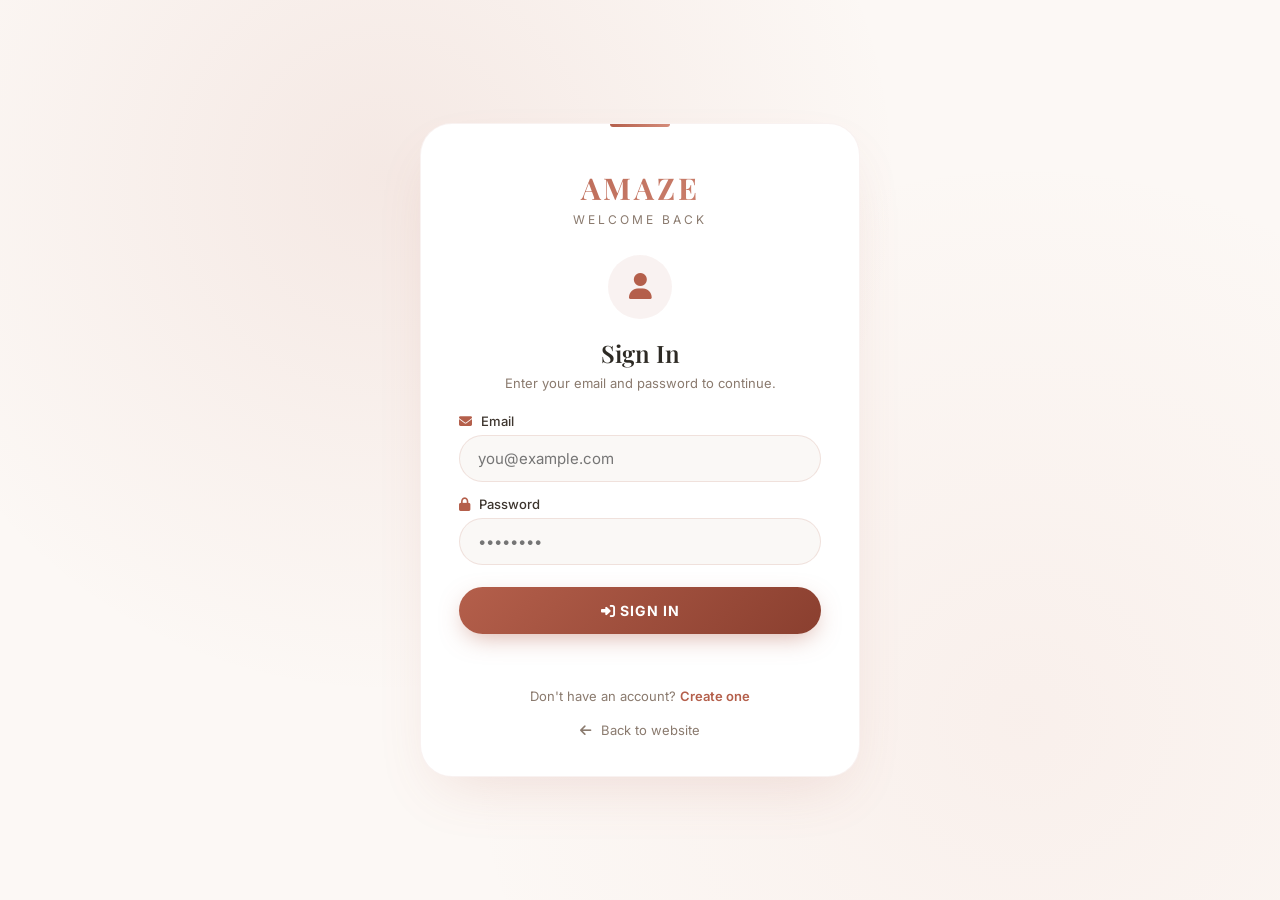
<file: login.html>
<!DOCTYPE html>
<html lang="en">
<head>
<meta charset="UTF-8" />
<meta name="viewport" content="width=device-width, initial-scale=1.0" />
<title>Sign In · AMAZE</title>
<link rel="stylesheet" href="https://cdnjs.cloudflare.com/ajax/libs/font-awesome/6.4.0/css/all.min.css" />
<link rel="preconnect" href="https://fonts.googleapis.com" />
<link rel="preconnect" href="https://fonts.gstatic.com" crossorigin />
<link href="https://fonts.googleapis.com/css2?family=Playfair+Display:wght@400;700&family=Inter:wght@400;500;600;700&display=swap" rel="stylesheet" />
<link rel="stylesheet" href="css/auth.css" />
</head>
<body>

<div class="auth-card">
  <div class="auth-logo">AMAZE</div>
  <div class="auth-sub">Welcome Back</div>

  <div class="auth-icon"><i class="fas fa-user"></i></div>
  <h2>Sign In</h2>
  <p class="hint">Enter your email and password to continue.</p>

  <form id="loginForm" novalidate>
    <div class="form-group">
      <label><i class="fas fa-envelope"></i> Email</label>
      <input type="email" name="email" placeholder="you@example.com" autocomplete="email" required />
    </div>
    <div class="form-group">
      <label><i class="fas fa-lock"></i> Password</label>
      <input type="password" name="password" placeholder="••••••••" autocomplete="current-password" required />
    </div>
    <button type="submit" class="auth-btn">
      <i class="fas fa-sign-in-alt"></i> Sign In
    </button>
    <div class="auth-error" id="authError"></div>
  </form>

  <div class="auth-switch">
    Don't have an account? <a href="register.html">Create one</a>
  </div>
  <a href="index.html" class="auth-back"><i class="fas fa-arrow-left"></i> Back to website</a>
</div>

<script src="js/script.js"></script>
<script src="js/auth.js"></script>
<script src="js/i18n.js"></script>
</body>
</html>
</file>
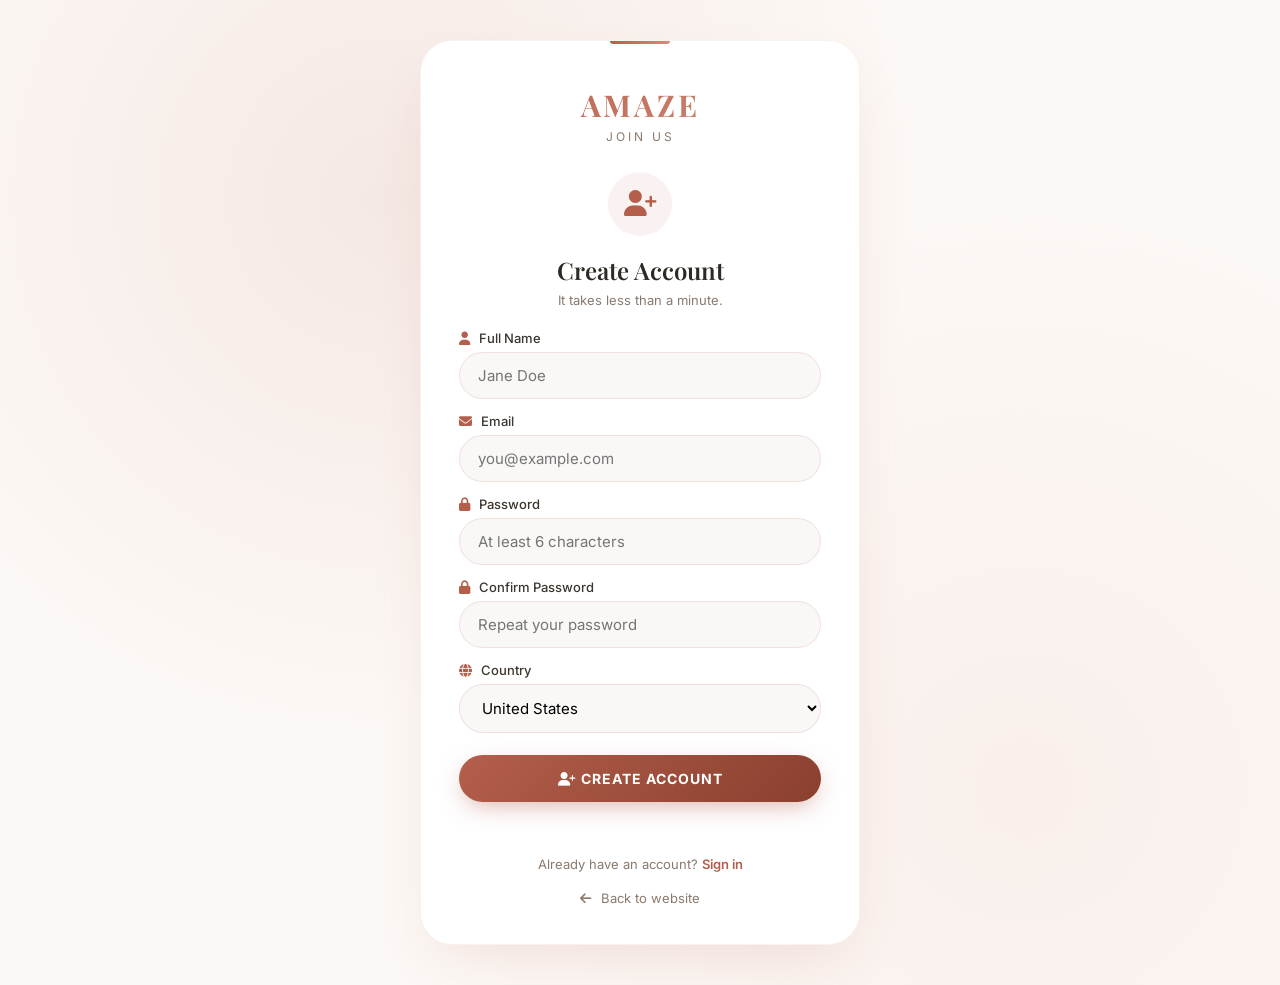
<file: register.html>
<!DOCTYPE html>
<html lang="en">
<head>
<meta charset="UTF-8" />
<meta name="viewport" content="width=device-width, initial-scale=1.0" />
<title>Create Account · AMAZE</title>
<link rel="stylesheet" href="https://cdnjs.cloudflare.com/ajax/libs/font-awesome/6.4.0/css/all.min.css" />
<link rel="preconnect" href="https://fonts.googleapis.com" />
<link rel="preconnect" href="https://fonts.gstatic.com" crossorigin />
<link href="https://fonts.googleapis.com/css2?family=Playfair+Display:wght@400;700&family=Inter:wght@400;500;600;700&display=swap" rel="stylesheet" />
<link rel="stylesheet" href="css/auth.css" />
</head>
<body>

<div class="auth-card">
  <div class="auth-logo">AMAZE</div>
  <div class="auth-sub">Join Us</div>

  <div class="auth-icon"><i class="fas fa-user-plus"></i></div>
  <h2>Create Account</h2>
  <p class="hint">It takes less than a minute.</p>

  <form id="registerForm" novalidate>
    <div class="form-group">
      <label><i class="fas fa-user"></i> Full Name</label>
      <input type="text" name="name" placeholder="Jane Doe" autocomplete="name" required />
    </div>
    <div class="form-group">
      <label><i class="fas fa-envelope"></i> Email</label>
      <input type="email" name="email" placeholder="you@example.com" autocomplete="email" required />
    </div>
    <div class="form-group">
      <label><i class="fas fa-lock"></i> Password</label>
      <input type="password" name="password" placeholder="At least 6 characters" autocomplete="new-password" required />
    </div>
    <div class="form-group">
      <label><i class="fas fa-lock"></i> Confirm Password</label>
      <input type="password" name="password2" placeholder="Repeat your password" autocomplete="new-password" required />
    </div>
    <div class="form-group">
      <label><i class="fas fa-globe"></i> Country</label>
      <select name="country" style="width:100%;padding:13px 18px;border:1px solid rgba(180,95,75,0.15);border-radius:60px;font-size:15px;background:#faf8f6;outline:none;font-family:inherit;">
        <option value="US">United States</option>
        <option value="SA">Saudi Arabia</option>
        <option value="GB">United Kingdom</option>
        <option value="AE">United Arab Emirates</option>
        <option value="FR">France</option>
        <option value="DE">Germany</option>
      </select>
    </div>
    <button type="submit" class="auth-btn">
      <i class="fas fa-user-plus"></i> Create Account
    </button>
    <div class="auth-error" id="authError"></div>
  </form>

  <div class="auth-switch">
    Already have an account? <a href="login.html">Sign in</a>
  </div>
  <a href="index.html" class="auth-back"><i class="fas fa-arrow-left"></i> Back to website</a>
</div>

<script src="js/script.js"></script>
<script src="js/auth.js"></script>
<script src="js/i18n.js"></script>
</body>
</html>
</file>
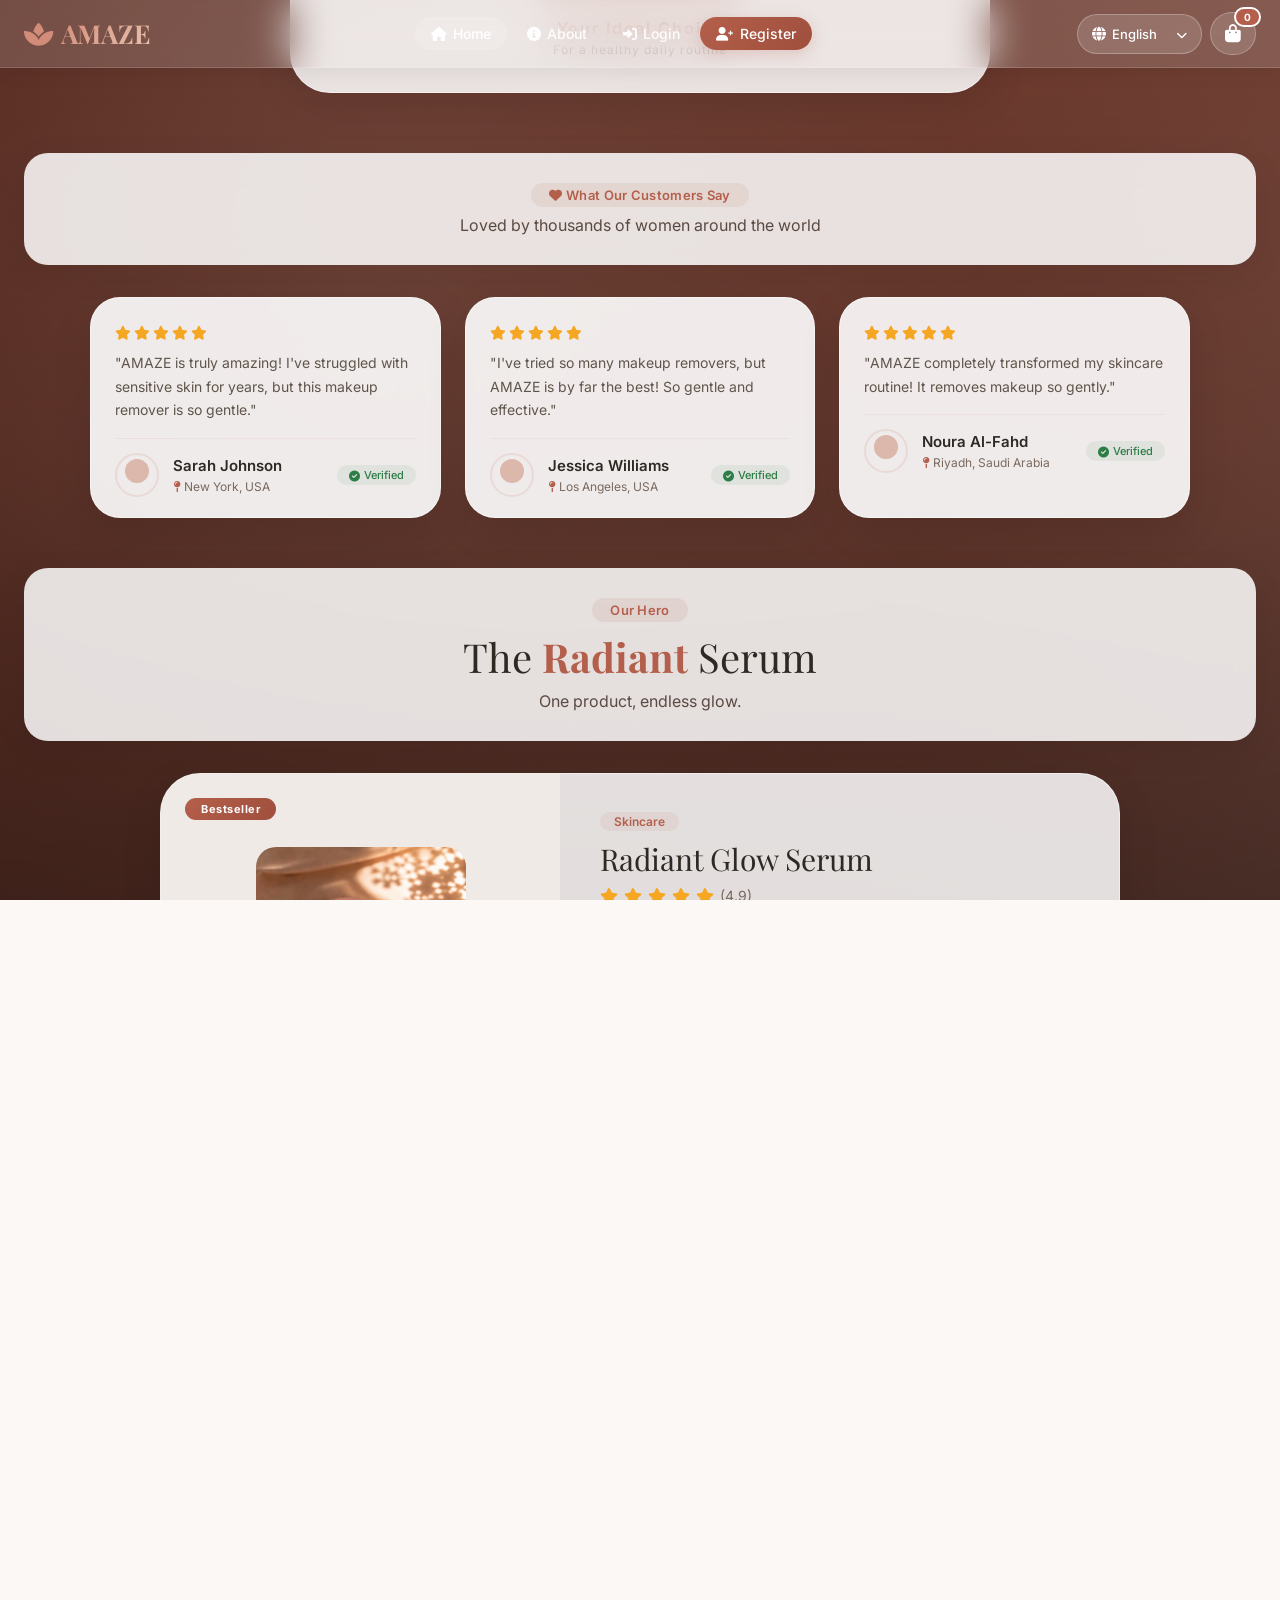
<file: shop.html>
<!DOCTYPE html>
<html lang="en">
<head>
<meta charset="UTF-8" />
<meta name="viewport" content="width=device-width, initial-scale=1.0" />
<title>Shop · AMAZE</title>

<!-- Immediately send the visitor to the product section on the homepage -->
<meta http-equiv="refresh" content="0; url=index.html#productSection" />
<link rel="canonical" href="index.html#productSection" />

<style>
  /* Fallback in case the meta refresh doesn't fire (very rare) */
  body {
    font-family: 'Inter', system-ui, sans-serif;
    background: #fcf8f5;
    color: #2d2a24;
    display: flex;
    align-items: center;
    justify-content: center;
    min-height: 100vh;
    margin: 0;
    text-align: center;
  }
  .redirect-box {
    padding: 40px;
  }
  .redirect-box i {
    font-size: 32px;
    color: #b45f4b;
    margin-bottom: 12px;
    display: block;
  }
  .redirect-box a {
    color: #b45f4b;
    text-decoration: none;
    font-weight: 600;
  }
  .redirect-box a:hover { text-decoration: underline; }
</style>
</head>
<body>

<div class="redirect-box">
  <i>🌿</i>
  <p>Redirecting to the shop…</p>
  <p><a href="index.html#productSection">Click here if you are not redirected.</a></p>
</div>

<script>
  // JS redirect (fires faster than the meta refresh in most browsers)
  window.location.replace('index.html#productSection');
</script>
<script src="js/i18n.js"></script>
<script src="js/script.js"></script>
<!-- plus the page-specific script: -->
</body>
</html>
</file>
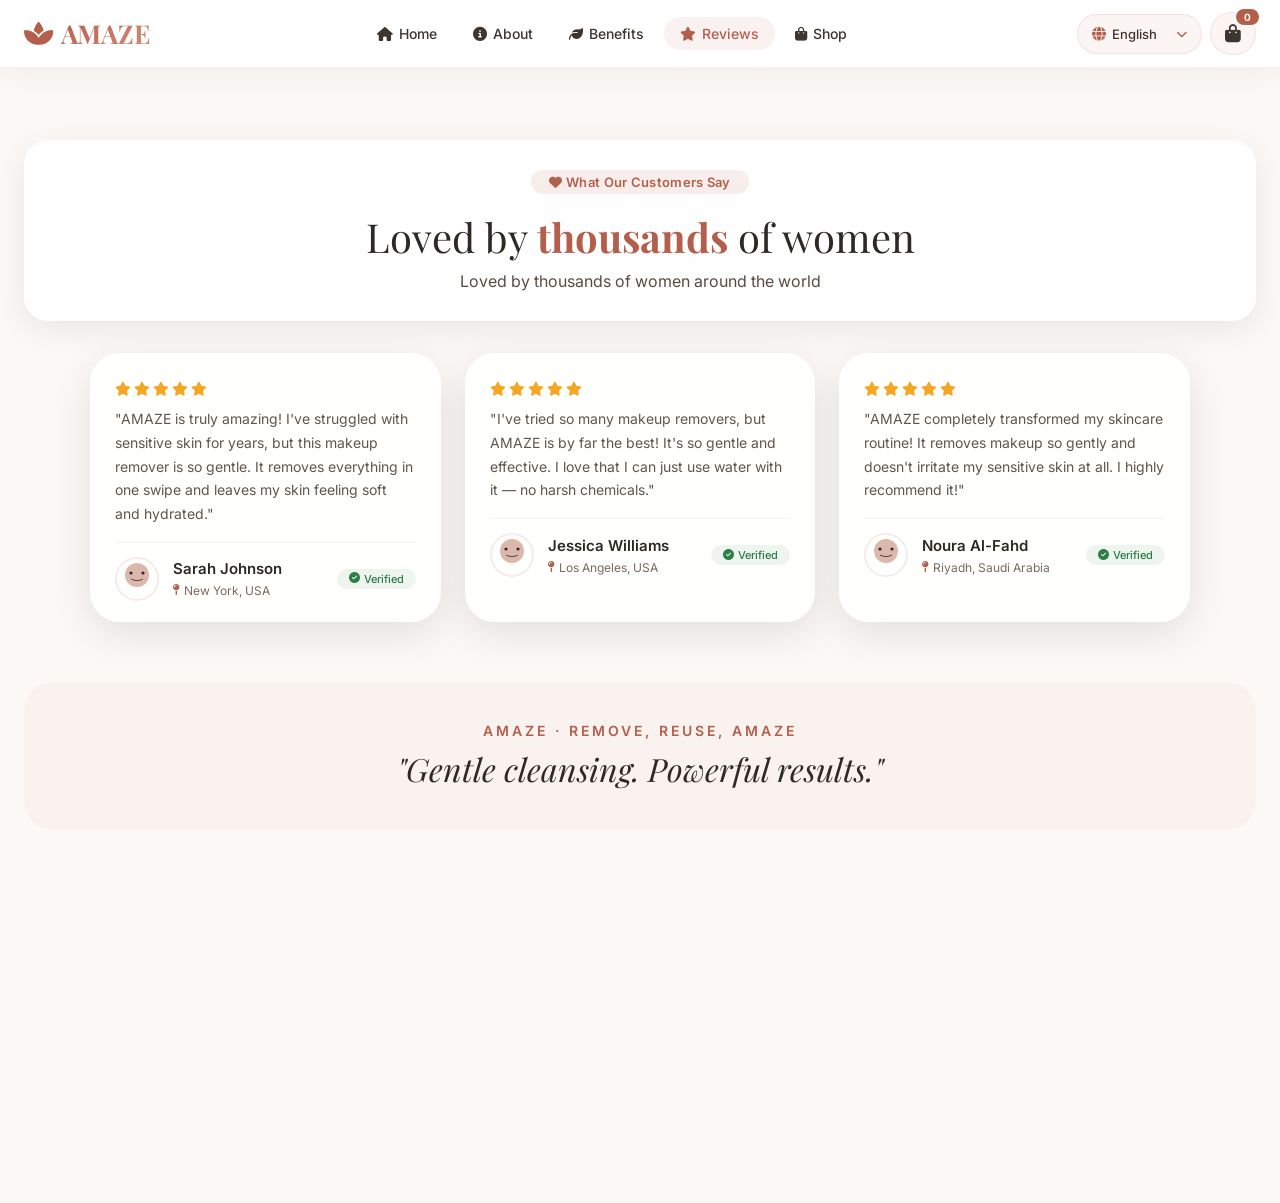
<file: testimonials.html>
<!DOCTYPE html>
<html lang="en">
<head>
<meta charset="UTF-8" />
<meta name="viewport" content="width=device-width, initial-scale=1.0" />
<title>Reviews · AMAZE</title>
<link rel="stylesheet" href="https://cdnjs.cloudflare.com/ajax/libs/font-awesome/6.4.0/css/all.min.css" />
<link rel="preconnect" href="https://fonts.googleapis.com" />
<link rel="preconnect" href="https://fonts.gstatic.com" crossorigin />
<link href="https://fonts.googleapis.com/css2?family=Playfair+Display:wght@400;600;700&family=Inter:wght@300;400;500;600;700&display=swap" rel="stylesheet" />
<link rel="stylesheet" href="css/style.css" />
</head>
<body>

<div class="toast" id="toast"></div>

<!-- NAVBAR -->
<nav class="navbar-fixed scrolled" id="navbar">
  <div class="container nav-container">
    <a href="index.html" class="logo">
      <i class="fas fa-spa"></i>
      <span>AMAZE</span>
    </a>

    <div class="nav-links">
      <a href="index.html"><i class="fas fa-home"></i> <span data-i18n="nav.home">Home</span></a>
      <a href="about.html"><i class="fas fa-info-circle"></i> About</a>
      <a href="benefits.html"><i class="fas fa-leaf"></i> Benefits</a>
      <a href="testimonials.html" class="active"><i class="fas fa-star"></i> Reviews</a>
      <a href="index.html#productSection"><i class="fas fa-shopping-bag"></i> Shop</a>
      <div id="navUserContainer"></div>
    </div>

    <div class="nav-actions">
      <div class="lang-selector">
        <i class="fas fa-globe globe-icon"></i>
        <select id="languageSelector" onchange="LanguageManager.changeLanguage(this.value)">
          <option value="en">English</option>
          <option value="es">Español</option>
          <option value="ar">العربية</option>
        </select>
        <i class="fas fa-chevron-down chevron-icon"></i>
      </div>

      <button class="btn-cart-icon" id="cartToggleBtn">
        <i class="fas fa-shopping-bag"></i>
        <span class="cart-badge" id="cartBadge">0</span>
      </button>
    </div>
  </div>
</nav>

<!-- MAIN CONTENT -->
<main class="main-content" style="padding-top: 100px;">
  <div class="container">

    <section class="reviews-section">
      <div class="section-header glass-soft">
        <span class="section-tag"><i class="fas fa-heart"></i> <span data-i18n="reviews.tag">What Our Customers Say</span></span>
        <h2 style="font-family: 'Playfair Display', Georgia, serif; font-size: clamp(28px, 4vw, 40px); font-weight: 300; margin: 8px 0;">
          Loved by <span style="font-weight: 700; color: #b45f4b;">thousands</span> of women
        </h2>
        <p data-i18n="reviews.subtitle" style="color: #5a4a42; font-size: 16px;">Real reviews from real AMAZE customers.</p>
      </div>

      <div class="reviews-grid" id="reviewsGrid">
        <!-- Populated by JS from api/reviews.php -->
      </div>
    </section>

    <section style="padding: 40px 0 60px;">
      <div class="quote-block" style="text-align: center; padding: 40px 20px; background: rgba(180,95,75,0.04); border-radius: 30px;">
        <p style="font-size: 14px; letter-spacing: 3px; color: #b45f4b; font-weight: 600; margin-bottom: 8px; text-transform: uppercase;">
          AMAZE · Remove, Reuse, AMAZE
        </p>
        <h3 style="font-family: 'Playfair Display', Georgia, serif; font-size: clamp(22px, 3vw, 32px); font-weight: 400; color: #2d2a24; font-style: italic;">
          "Gentle cleansing. Powerful results."
        </h3>
      </div>
    </section>

  </div>
</main>

<!-- FOOTER -->
<footer style="text-align: center; padding: 40px 20px; border-top: 1px solid rgba(180,95,75,0.08); margin-top: 40px;">
  <div style="font-family: 'Playfair Display', Georgia, serif; font-size: 26px; font-weight: 700; letter-spacing: 3px; color: #b45f4b; margin-bottom: 16px;">
    AMAZE
  </div>
  <div class="footer-links" style="display: flex; gap: 8px; justify-content: center; flex-wrap: wrap; margin-bottom: 16px;">
    <a href="index.html" style="color: #8a7a6e; padding: 6px 14px; border-radius: 30px; font-size: 14px;">Home</a>
    <a href="about.html" style="color: #8a7a6e; padding: 6px 14px; border-radius: 30px; font-size: 14px;">About</a>
    <a href="benefits.html" style="color: #8a7a6e; padding: 6px 14px; border-radius: 30px; font-size: 14px;">Benefits</a>
    <a href="testimonials.html" style="color: #8a7a6e; padding: 6px 14px; border-radius: 30px; font-size: 14px;">Reviews</a>
    <a href="index.html#productSection" style="color: #8a7a6e; padding: 6px 14px; border-radius: 30px; font-size: 14px;">Shop</a>
  </div>
  <p style="color: #8a7a6e; font-size: 13px;">© 2025 AMAZE · Clean & Simple</p>
</footer>

<script src="js/i18n.js"></script>
<script src="js/script.js"></script>
<script>
  /* ------------------------------------------------------------
     Minimal loader for testimonials.html:
     loads approved reviews from the API + updates navbar/cart
     ------------------------------------------------------------ */

  async function initTestimonialsPage() {
    /* CSRF token (for guest session) */
    try {
      const me = await fetchJson('api/auth_user.php?action=me');
      if (me && me.csrf_token) setCsrfToken(me.csrf_token);
    } catch (e) {}

    /* Cart badge */
    try {
      const cart = JSON.parse(localStorage.getItem('amaze_cart') || '[]');
      const total = cart.reduce((a, i) => a + (i.quantity || 0), 0);
      const badge = document.getElementById('cartBadge');
      if (badge) badge.textContent = total;
    } catch (e) {}

    /* Load approved reviews */
    const grid = document.getElementById('reviewsGrid');
    if (!grid) return;

    let reviews = [];
    try {
      const data = await fetchJson('api/reviews.php');
      if (data.ok) reviews = data.reviews || [];
    } catch (e) {}

    if (!reviews.length) {
      grid.innerHTML = fallbackReviewsHtml();
      return;
    }

    grid.innerHTML = reviews.map(r => {
      const rating = Math.max(1, Math.min(5, parseInt(r.rating, 10) || 5));
      const stars  = '★'.repeat(rating) + '☆'.repeat(5 - rating);
      return `
        <div class="review-card glass">
          <div class="review-stars">${stars}</div>
          <p class="review-text">"${escapeHtml(r.text)}"</p>
          <div class="reviewer-info">
            <div class="reviewer-avatar">
              <img src="data:image/svg+xml,%3Csvg xmlns='http://www.w3.org/2000/svg' viewBox='0 0 100 100'%3E%3Ccircle cx='50' cy='40' r='30' fill='%23dbb8ab'/%3E%3Ccircle cx='35' cy='35' r='4' fill='%232d2a24'/%3E%3Ccircle cx='65' cy='35' r='4' fill='%232d2a24'/%3E%3Cpath d='M35 50 Q50 58 65 50' stroke='%232d2a24' stroke-width='2' fill='none'/%3E%3C/svg%3E"
                   alt="${escapeHtml(r.user_name)}">
            </div>
            <div>
              <h4>${escapeHtml(r.user_name)}</h4>
              <span class="review-location"><i class="fas fa-map-pin"></i> ${escapeHtml(r.location || 'Worldwide')}</span>
            </div>
            <span class="review-verified"><i class="fas fa-check-circle"></i> Verified</span>
          </div>
        </div>
      `;
    }).join('');
  }

  function fallbackReviewsHtml() {
    const samples = [
      { name: 'Sarah Johnson',   loc: 'New York, USA',      text: 'AMAZE is truly amazing! I\'ve struggled with sensitive skin for years, but this makeup remover is so gentle. It removes everything in one swipe and leaves my skin feeling soft and hydrated.' },
      { name: 'Jessica Williams',loc: 'Los Angeles, USA',   text: 'I\'ve tried so many makeup removers, but AMAZE is by far the best! It\'s so gentle and effective. I love that I can just use water with it — no harsh chemicals.' },
      { name: 'Noura Al-Fahd',   loc: 'Riyadh, Saudi Arabia', text: 'AMAZE completely transformed my skincare routine! It removes makeup so gently and doesn\'t irritate my sensitive skin at all. I highly recommend it!' }
    ];
    const avatar = "data:image/svg+xml,%3Csvg xmlns='http://www.w3.org/2000/svg' viewBox='0 0 100 100'%3E%3Ccircle cx='50' cy='40' r='30' fill='%23dbb8ab'/%3E%3Ccircle cx='35' cy='35' r='4' fill='%232d2a24'/%3E%3Ccircle cx='65' cy='35' r='4' fill='%232d2a24'/%3E%3Cpath d='M35 50 Q50 58 65 50' stroke='%232d2a24' stroke-width='2' fill='none'/%3E%3C/svg%3E";
    return samples.map(r => `
      <div class="review-card glass">
        <div class="review-stars"><i class="fas fa-star"></i><i class="fas fa-star"></i><i class="fas fa-star"></i><i class="fas fa-star"></i><i class="fas fa-star"></i></div>
        <p class="review-text">"${escapeHtml(r.text)}"</p>
        <div class="reviewer-info">
          <div class="reviewer-avatar"><img src="${avatar}" alt="${escapeHtml(r.name)}"></div>
          <div><h4>${escapeHtml(r.name)}</h4><span class="review-location"><i class="fas fa-map-pin"></i> ${escapeHtml(r.loc)}</span></div>
          <span class="review-verified"><i class="fas fa-check-circle"></i> Verified</span>
        </div>
      </div>`).join('');
  }

  /* Cart icon → cart.html */
  document.getElementById('cartToggleBtn')?.addEventListener('click', () => {
    window.location.href = 'cart.html';
  });

  document.addEventListener('DOMContentLoaded', () => {
    if (window.LanguageManager) LanguageManager.init();
    initTestimonialsPage();
  });
</script>
</body>
</html>
</file>
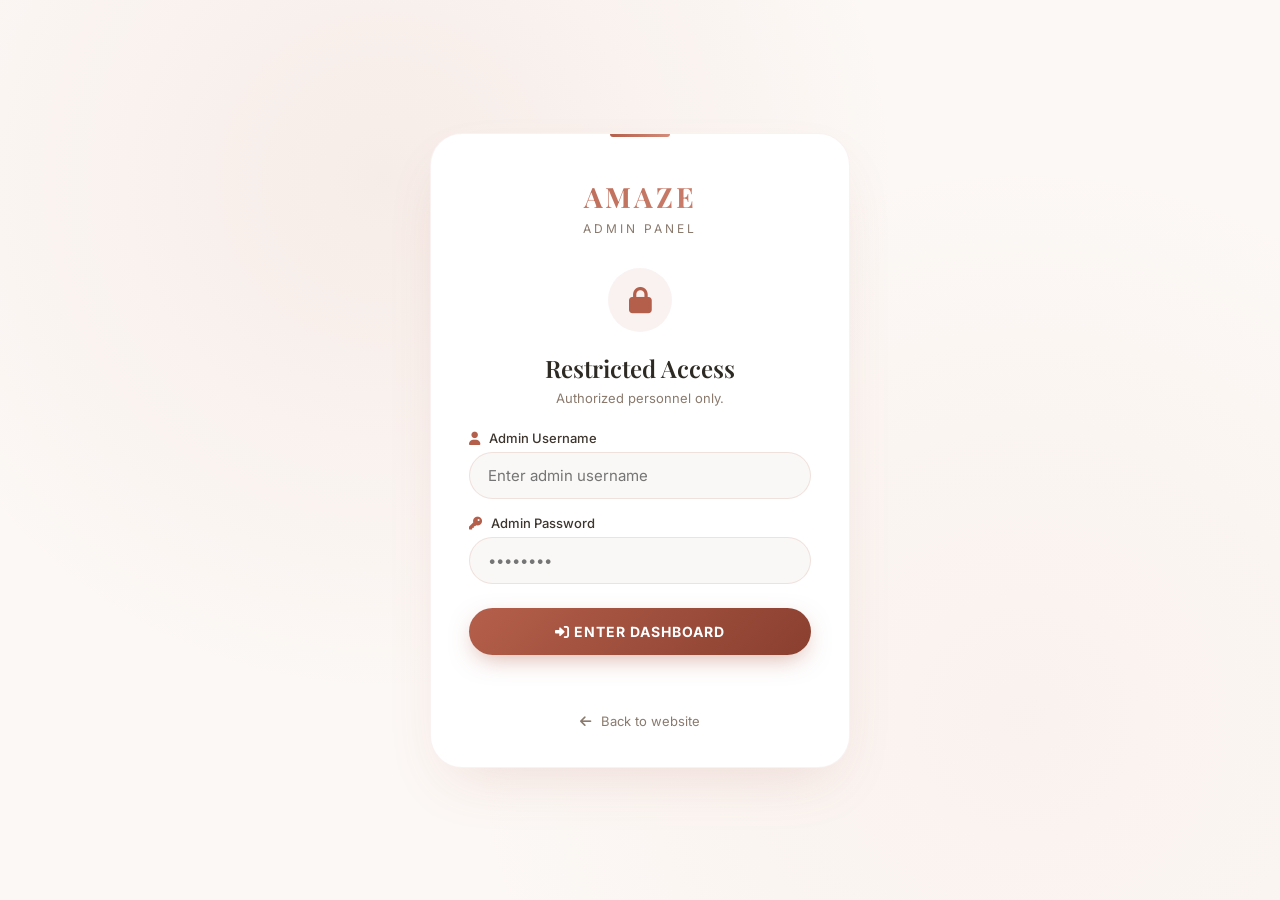
<file: frontend/admin-login.html>
<!DOCTYPE html>
<html lang="en">
<head>
<meta charset="UTF-8" />
<meta name="viewport" content="width=device-width, initial-scale=1.0" />
<title>Admin Login · AMAZE</title>
<link rel="stylesheet" href="https://cdnjs.cloudflare.com/ajax/libs/font-awesome/6.0.0-beta3/css/all.min.css" />
<link rel="preconnect" href="https://fonts.googleapis.com" />
<link rel="preconnect" href="https://fonts.gstatic.com" crossorigin />
<link href="https://fonts.googleapis.com/css2?family=Playfair+Display:wght@400;700&family=Inter:wght@400;500;600&display=swap" rel="stylesheet" />
<link rel="stylesheet" href="css/style.css" />
<style>
  .admin-login-wrap {
    min-height: 100vh;
    display: flex;
    align-items: center;
    justify-content: center;
    padding: 40px 20px;
    background:
      radial-gradient(circle at 30% 20%, rgba(180,95,75,0.08), transparent 45%),
      radial-gradient(circle at 80% 80%, rgba(212,140,122,0.06), transparent 45%),
      #fcf8f5;
  }
  .admin-login-card {
    max-width: 420px;
    width: 100%;
    background: #fff;
    border: 1px solid rgba(180,95,75,0.08);
    border-radius: 32px;
    padding: 44px 38px 38px;
    box-shadow: 0 24px 60px -20px rgba(180,95,75,0.18);
    text-align: center;
    position: relative;
    animation: fadeUp 0.4s ease;
  }
  .admin-login-card::before {
    content: "";
    position: absolute;
    top: 0; left: 50%;
    transform: translateX(-50%);
    width: 60px; height: 3px;
    background: linear-gradient(90deg, #b45f4b, #d48c7a);
    border-radius: 0 0 4px 4px;
  }
  .admin-login-logo {
    font-family: 'Playfair Display', Georgia, serif;
    font-size: 28px;
    font-weight: 700;
    letter-spacing: 3px;
    background: linear-gradient(135deg, #b45f4b, #d48c7a);
    -webkit-background-clip: text;
    background-clip: text;
    -webkit-text-fill-color: transparent;
    margin-bottom: 6px;
  }
  .admin-login-sub {
    font-size: 12px;
    letter-spacing: 3px;
    text-transform: uppercase;
    color: #8a7a6e;
    margin-bottom: 32px;
  }
  .admin-login-icon {
    width: 64px; height: 64px;
    border-radius: 50%;
    background: rgba(180,95,75,0.08);
    color: #b45f4b;
    display: flex; align-items: center; justify-content: center;
    font-size: 26px;
    margin: 0 auto 20px;
  }
  .admin-login-card h2 {
    font-family: 'Playfair Display', Georgia, serif;
    font-size: 24px;
    font-weight: 600;
    margin-bottom: 6px;
  }
  .admin-login-card .hint {
    font-size: 13px;
    color: #8a7a6e;
    margin-bottom: 24px;
  }
  .admin-login-card form { text-align: left; }
  .admin-login-card .form-group { margin-bottom: 16px; }
  .admin-login-card label {
    display: block;
    font-weight: 500;
    font-size: 13px;
    color: #3d352e;
    margin-bottom: 6px;
  }
  .admin-login-card label i { color: #b45f4b; margin-right: 6px; }
  .admin-login-card input {
    width: 100%;
    padding: 13px 18px;
    border: 1px solid rgba(180,95,75,0.15);
    border-radius: 60px;
    font-size: 15px;
    background: #faf8f6;
    outline: none;
    font-family: 'Inter', sans-serif;
    transition: all 0.25s ease;
  }
  .admin-login-card input:focus {
    border-color: #b45f4b;
    background: #fff;
    box-shadow: 0 0 0 4px rgba(180,95,75,0.08);
  }
  .admin-login-btn {
    width: 100%;
    background: linear-gradient(135deg, #b45f4b, #8a3f2f);
    color: #fff;
    border: none;
    padding: 15px;
    border-radius: 60px;
    font-weight: 700;
    font-size: 14px;
    letter-spacing: 1px;
    text-transform: uppercase;
    cursor: pointer;
    margin-top: 8px;
    box-shadow: 0 8px 24px -6px rgba(180,95,75,0.5);
    transition: all 0.3s ease;
  }
  .admin-login-btn:hover {
    transform: translateY(-2px);
    box-shadow: 0 12px 32px -6px rgba(180,95,75,0.6);
  }
  .admin-login-err {
    color: #b45f4b;
    font-size: 13px;
    margin-top: 14px;
    min-height: 18px;
    font-weight: 500;
  }
  .admin-login-back {
    display: block;
    margin-top: 26px;
    font-size: 13px;
    color: #8a7a6e;
    text-decoration: none;
    transition: color 0.2s;
  }
  .admin-login-back:hover { color: #b45f4b; }
  .admin-login-back i { margin-right: 6px; }
</style>
</head>
<body>

<div class="admin-login-wrap">
  <div class="admin-login-card">
    <div class="admin-login-logo">AMAZE</div>
    <div class="admin-login-sub">Admin Panel</div>

    <div class="admin-login-icon"><i class="fas fa-lock"></i></div>
    <h2>Restricted Access</h2>
    <p class="hint">Authorized personnel only.</p>

    <form id="adminLoginForm">
      <div class="form-group">
        <label><i class="fas fa-user"></i> Admin Username</label>
        <input type="text" id="adminUser" placeholder="Enter admin username" autocomplete="off" required />
      </div>
      <div class="form-group">
        <label><i class="fas fa-key"></i> Admin Password</label>
        <input type="password" id="adminPass" placeholder="••••••••" required />
      </div>
      <button type="submit" class="admin-login-btn">
        <i class="fas fa-sign-in-alt"></i> Enter Dashboard
      </button>
      <div class="admin-login-err" id="adminErr"></div>
    </form>

    <a href="index.html" class="admin-login-back">
      <i class="fas fa-arrow-left"></i> Back to website
    </a>
  </div>
</div>

<script>
  // Admin credentials
  const ADMIN_USER = 'admin';
  const ADMIN_PASS = 'amaze2025';

  // If already logged in as admin, skip to dashboard
  const existing = JSON.parse(localStorage.getItem('amaze_current_user') || 'null');
  if (existing && existing.isAdmin) {
    window.location.href = 'admin.html';
  }

  document.getElementById('adminLoginForm').addEventListener('submit', (e) => {
    e.preventDefault();
    const u = document.getElementById('adminUser').value.trim();
    const p = document.getElementById('adminPass').value;
    const err = document.getElementById('adminErr');

    if (u === ADMIN_USER && p === ADMIN_PASS) {
      const adminSession = {
        name: 'Admin',
        email: 'admin@amaze.com',
        isAdmin: true,
        loginTime: Date.now()
      };
      localStorage.setItem('amaze_current_user', JSON.stringify(adminSession));
      err.style.color = '#2d7d46';
      err.textContent = '✓ Access granted. Redirecting…';
      setTimeout(() => window.location.href = 'admin.html', 500);
    } else {
      err.style.color = '#b45f4b';
      err.textContent = '✗ Invalid credentials. Access denied.';
    }
  });
  
</script>

</body>
</html>
</file>
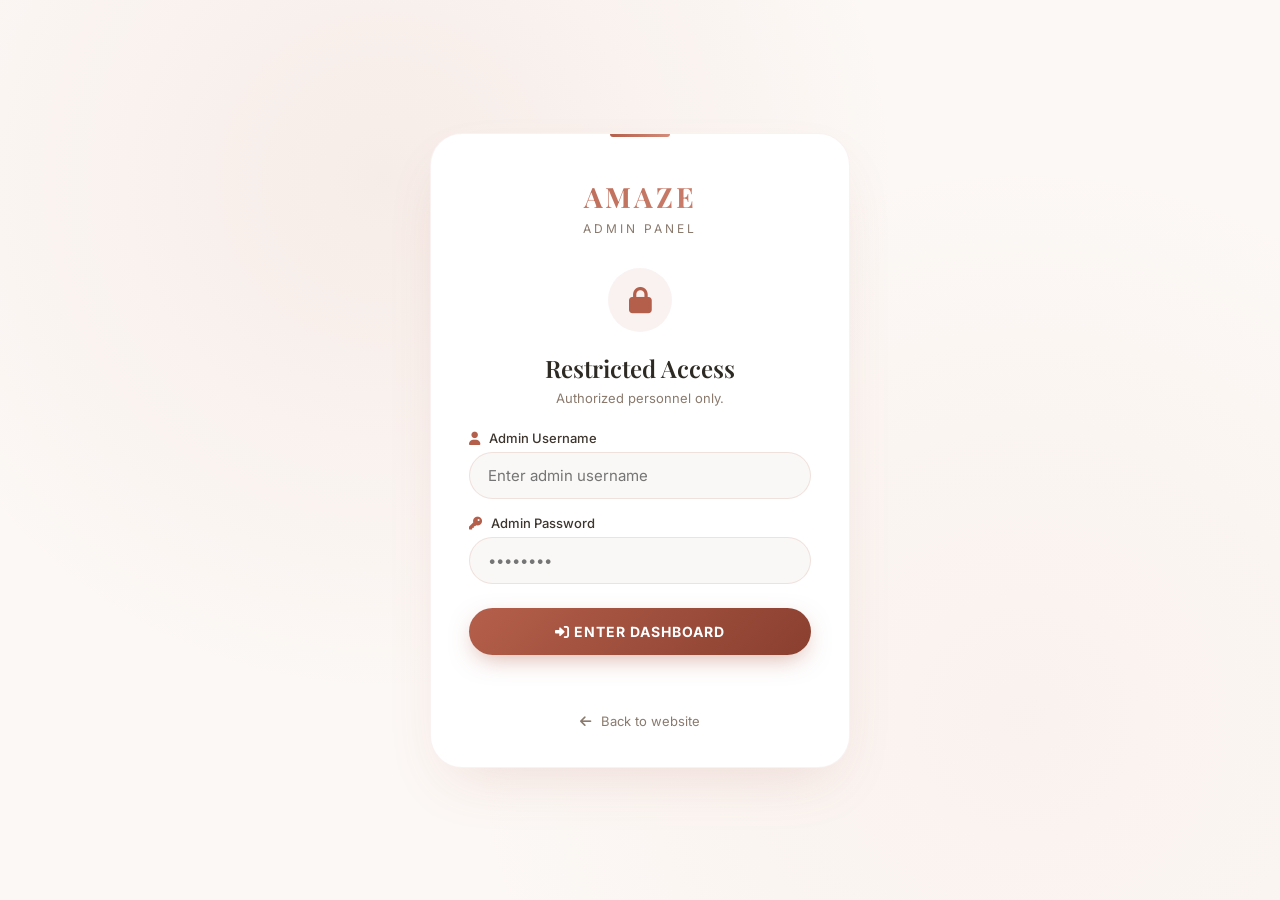
<file: frontend/admin.html>
<!DOCTYPE html>
<html lang="en">
<head>
<meta charset="UTF-8" />
<meta name="viewport" content="width=device-width, initial-scale=1.0" />
<title>AMAZE · Admin Dashboard</title>
<link rel="stylesheet" href="https://cdnjs.cloudflare.com/ajax/libs/font-awesome/6.0.0-beta3/css/all.min.css" />
<link rel="preconnect" href="https://fonts.googleapis.com" />
<link rel="preconnect" href="https://fonts.gstatic.com" crossorigin />
<link href="https://fonts.googleapis.com/css2?family=Playfair+Display:ital,wght@0,400;0,600;0,700;1,400&family=Inter:wght@300;400;500;600;700&display=swap" rel="stylesheet" />
<link rel="stylesheet" href="css/admin.css" />
</head>
<body>

  <body>

<!-- ADMIN AUTH GUARD -->
<script>
  (function () {
    const user = JSON.parse(localStorage.getItem('amaze_current_user') || 'null');
    if (!user || !user.isAdmin) {
      // Not admin → go to login page
      window.location.replace('admin-login.html');
    }
  })();
</script>

<div class="toast" id="toast"></div>
...

<div class="toast" id="toast"></div>

<div class="admin-wrapper">

  <aside class="admin-sidebar">
    <div class="logo">
      <i class="fas fa-spa"></i>
      <span>AMAZE</span>
    </div>

    <ul class="sidebar-menu">
      <li><a href="#" class="active" data-page="dashboard"><i class="fas fa-chart-pie"></i> <span>Dashboard</span></a></li>
      <li><a href="#" data-page="orders"><i class="fas fa-shopping-bag"></i> <span>Orders</span> <span class="badge" id="orderBadge">0</span></a></li>
      <li><a href="#" data-page="inventory"><i class="fas fa-boxes"></i> <span>Inventory</span></a></li>
      <li><a href="#" data-page="stock"><i class="fas fa-warehouse"></i> <span>Stock Alerts</span> <span class="badge" id="stockBadge">0</span></a></li>
      <li><a href="#" data-page="reviews"><i class="fas fa-star"></i> <span>Reviews</span> <span class="badge" id="reviewBadge">0</span></a></li>
    </ul>

    <div class="sidebar-footer">
      <a href="index.html"><i class="fas fa-arrow-left"></i> <span>Back to Website</span></a>
    </div>
  </aside>

  <main class="admin-main" id="adminMain">
    <header class="admin-header">
      <div>
        <h1>Welcome back, <span>Admin</span></h1>
        <div class="live-indicator"><span class="dot"></span> Live Dashboard</div>
      </div>
      <div class="admin-user">
        <div class="avatar">A</div>
        <div>
          <div class="name">Admin</div>
          <div class="role">Store Manager</div>
        </div>
      </div>
    </header>

    <section class="stats-grid" id="statsGrid">
      <div class="stat-card">
        <div class="stat-icon orders"><i class="fas fa-shopping-bag"></i></div>
        <span class="stat-number" id="totalOrders">0</span>
        <div class="stat-label">Total Orders</div>
        <span class="stat-change up" id="ordersChange">↑ 0 this month</span>
      </div>
      <div class="stat-card">
        <div class="stat-icon stock"><i class="fas fa-boxes"></i></div>
        <span class="stat-number" id="totalProducts">0</span>
        <div class="stat-label">Products</div>
        <span class="stat-change up" id="productsChange">0 total</span>
      </div>
    </section>

    <section class="section-card" id="ordersSection">
      <div class="section-header">
        <h3><i class="fas fa-shopping-bag"></i> Recent Orders</h3>
        <button class="btn-sm" onclick="clearAllOrders()">Clear All Orders</button>
      </div>
      <div id="ordersContainer">
        <div class="empty-state">
          <i class="fas fa-box-open"></i>
          <p>No orders yet</p>
          <span>Orders will appear here when customers purchase</span>
        </div>
      </div>
    </section>

    <section class="section-card" id="inventorySection">
      <div class="section-header">
        <h3><i class="fas fa-boxes"></i> Inventory</h3>
        <button class="btn-sm" onclick="addProduct()">+ Add Product</button>
      </div>
      <div class="inventory-grid" id="inventoryGrid"></div>
    </section>

    <section class="section-card" id="stockSection">
      <div class="section-header">
        <h3><i class="fas fa-warehouse"></i> Stock Alerts</h3>
        <span style="font-size:13px; color:#b45f4b; font-weight:600;" id="stockAlertText">✅ All items in stock</span>
      </div>
      <div id="stockAlertsContainer">
        <div class="empty-state">
          <i class="fas fa-check-circle" style="color:#2d7d46;"></i>
          <p>All items are well stocked</p>
          <span>No alerts at this time</span>
        </div>
      </div>
    </section>

    <section class="section-card" id="reviewsSection">
      <div class="section-header">
        <h3><i class="fas fa-star"></i> Review Management</h3>
        <span style="font-size:13px; color:#8a7a6e;" id="reviewCountText">0 pending reviews</span>
      </div>
      <div id="reviewsContainer">
        <div class="empty-state">
          <i class="fas fa-star"></i>
          <p>No reviews pending</p>
          <span>All reviews have been processed</span>
        </div>
      </div>
    </section>
  </main>
</div>


<script src="js/admin.js"></script>
</body>
</html>
</file>
<file: css/style.css>
/* ============================================================
   AMAZE · style.css
   ============================================================ */

/* ---------- RESET & BASE ---------- */
* { margin: 0; padding: 0; box-sizing: border-box; }
html, body {
  height: 100%;
  font-family: 'Inter', -apple-system, BlinkMacSystemFont, 'Segoe UI', Roboto, sans-serif;
  color: #2d2a24;
  background: #fcf8f5;
  scroll-behavior: smooth;
  -webkit-font-smoothing: antialiased;
  /* Prevent horizontal scroll on mobile */
  overflow-x: hidden;
}
img { max-width: 100%; display: block; }
a { color: inherit; text-decoration: none; }
button { font-family: inherit; }

.container {
  max-width: 1280px;
  margin: 0 auto;
  padding: 0 24px;
  width: 100%;
  position: relative;
  z-index: 2;
}

/* ============================================================
   BACKGROUND VIDEO LAYER — mobile-safe
   ============================================================ */
.bg-video-layer {
  position: fixed;
  top: 0;
  left: 0;
  right: 0;
  bottom: 0;
  width: 100%;
  height: 100%;
  height: 100vh;
  height: 100dvh;
  z-index: 0;
  overflow: hidden;
  background: #1a0f0c;
  transform: translate3d(0, 0, 0);
  -webkit-transform: translate3d(0, 0, 0);
  -webkit-backface-visibility: hidden;
  backface-visibility: hidden;
  pointer-events: none;
}

.bg-video {
  position: absolute;
  top: 50%;
  left: 50%;
  width: 100%;
  height: 100%;
  object-fit: cover;
  object-position: center center;
  transform: translate(-50%, -50%) translateZ(0);
  -webkit-transform: translate(-50%, -50%) translateZ(0);
  -webkit-backface-visibility: hidden;
  backface-visibility: hidden;
  will-change: transform;
  pointer-events: none;
}

.video-overlay {
  position: absolute;
  top: 0; left: 0; right: 0; bottom: 0;
  background: linear-gradient(
    to bottom,
    rgba(25, 15, 12, 0.45) 0%,
    rgba(25, 15, 12, 0.55) 50%,
    rgba(25, 15, 12, 0.75) 100%
  );
  z-index: 1;
  pointer-events: none;
  transition: opacity 0.4s ease;
}

.video-fallback {
  position: absolute;
  inset: 0;
  z-index: -1;
  background:
    radial-gradient(circle at 30% 30%, rgba(212, 140, 122, 0.6), transparent 55%),
    radial-gradient(circle at 70% 70%, rgba(180, 95, 75, 0.7), transparent 55%),
    linear-gradient(135deg, #8a3f2f 0%, #b45f4b 50%, #d48c7a 100%);
}

/* ============================================================
   HERO INTRO
   ============================================================ */
.hero-intro {
  position: relative;
  z-index: 2;
  min-height: 100vh;
  min-height: 100dvh;
  display: flex;
  flex-direction: column;
  justify-content: center;
  padding: 100px 0 60px;
  color: #fff;
}

.hero-text-on-video {
  max-width: 600px;
  padding: 40px 0;
}
.hero-text-on-video .badge {
  display: inline-flex;
  align-items: center;
  gap: 8px;
  background: rgba(255, 255, 255, 0.15);
  color: #fff;
  font-weight: 600;
  font-size: 13px;
  padding: 6px 18px;
  border-radius: 60px;
  margin-bottom: 20px;
  -webkit-backdrop-filter: blur(8px);
  backdrop-filter: blur(8px);
}
.hero-text-on-video h1 {
  font-family: 'Playfair Display', Georgia, serif;
  font-size: clamp(38px, 6vw, 64px);
  font-weight: 300;
  line-height: 1.1;
  margin-bottom: 16px;
}
.hero-text-on-video h1 span { font-weight: 700; color: #d48c7a; }
.hero-text-on-video p {
  font-size: 18px;
  color: rgba(255, 255, 255, 0.9);
  max-width: 420px;
  line-height: 1.7;
  margin-bottom: 28px;
}
.hero-buttons { display: flex; flex-wrap: wrap; gap: 12px; margin-bottom: 32px; }

.btn-primary {
  background: linear-gradient(135deg, #b45f4b, #8a3f2f);
  border: none;
  padding: 14px 40px;
  border-radius: 60px;
  font-weight: 700;
  font-size: 15px;
  color: #fff;
  cursor: pointer;
  display: inline-flex;
  align-items: center;
  gap: 10px;
  box-shadow: 0 6px 28px rgba(180, 95, 75, 0.4);
  transition: all 0.3s ease;
  letter-spacing: 0.5px;
  text-transform: uppercase;
}
.btn-primary:hover { transform: translateY(-4px) scale(1.02); box-shadow: 0 12px 40px rgba(180, 95, 75, 0.5); }

.btn-primary-light {
  background: linear-gradient(135deg, #b45f4b, #8a3f2f);
  border: none;
  padding: 14px 40px;
  border-radius: 60px;
  font-weight: 700;
  font-size: 15px;
  color: #fff;
  cursor: pointer;
  display: inline-flex;
  align-items: center;
  gap: 10px;
  box-shadow: 0 6px 28px rgba(180, 95, 75, 0.3);
  transition: all 0.3s ease;
  letter-spacing: 0.5px;
  text-transform: uppercase;
}
.btn-primary-light:hover { transform: translateY(-4px) scale(1.02); box-shadow: 0 12px 40px rgba(180, 95, 75, 0.4); }

.btn-secondary {
  background: rgba(255, 255, 255, 0.08);
  border: 2px solid rgba(255, 255, 255, 0.5);
  padding: 12px 36px;
  border-radius: 60px;
  font-weight: 600;
  font-size: 14px;
  color: #fff;
  cursor: pointer;
  display: inline-flex;
  align-items: center;
  gap: 10px;
  transition: all 0.3s ease;
  -webkit-backdrop-filter: blur(8px);
  backdrop-filter: blur(8px);
  text-transform: uppercase;
  letter-spacing: 0.5px;
}
.btn-secondary:hover { background: rgba(255, 255, 255, 0.2); border-color: #fff; transform: translateY(-3px); }

.btn-secondary-dark {
  background: rgba(255, 255, 255, 0.5);
  border: 2px solid rgba(180, 95, 75, 0.25);
  padding: 12px 36px;
  border-radius: 60px;
  font-weight: 600;
  font-size: 14px;
  color: #5f554b;
  cursor: pointer;
  display: inline-flex;
  align-items: center;
  gap: 10px;
  transition: all 0.3s ease;
  text-transform: uppercase;
  letter-spacing: 0.5px;
}
.btn-secondary-dark:hover {
  background: rgba(180, 95, 75, 0.08);
  border-color: #b45f4b;
  color: #b45f4b;
  transform: translateY(-3px);
}

.hero-stats {
  display: flex;
  gap: 50px;
  padding-top: 20px;
  border-top: 1px solid rgba(255, 255, 255, 0.15);
  flex-wrap: wrap;
}
.hero-stats > div { display: flex; flex-direction: column; }
.stat-number { font-weight: 700; font-size: 26px; color: #fff; }
.stat-label { font-size: 12px; color: rgba(255, 255, 255, 0.75); }

.scroll-indicator {
  position: absolute;
  bottom: 30px;
  left: 50%;
  transform: translateX(-50%);
  z-index: 2;
  color: rgba(255, 255, 255, 0.65);
  text-align: center;
  animation: bounceDown 2s ease-in-out infinite;
}
.scroll-indicator span {
  display: block;
  font-size: 11px;
  font-weight: 500;
  letter-spacing: 1px;
  text-transform: uppercase;
  margin-bottom: 6px;
}
.scroll-indicator i { font-size: 20px; }
@keyframes bounceDown {
  0%, 100% { transform: translateX(-50%) translateY(0); }
  50%      { transform: translateX(-50%) translateY(10px); }
}

/* ============================================================
   NAVBAR
   ============================================================ */
.navbar-fixed {
  position: fixed;
  top: 0; left: 0;
  width: 100%;
  z-index: 1000;
  padding: 12px 0;
  background: rgba(255, 255, 255, 0.15);
  -webkit-backdrop-filter: blur(20px);
  backdrop-filter: blur(20px);
  border-bottom: 1px solid rgba(255, 255, 255, 0.15);
  box-shadow: 0 2px 20px rgba(0, 0, 0, 0.08);
  transition: all 0.3s ease;
}
.navbar-fixed.scrolled {
  background: rgba(255, 255, 255, 0.92);
  border-bottom-color: rgba(180, 95, 75, 0.08);
  box-shadow: 0 4px 30px rgba(0, 0, 0, 0.06);
}
.nav-container { display: flex; justify-content: space-between; align-items: center; gap: 16px; }

.logo {
  font-family: 'Playfair Display', Georgia, serif;
  font-size: 26px;
  font-weight: 700;
  color: #fff;
  flex-shrink: 0;
  display: flex;
  align-items: center;
  gap: 8px;
  transition: color 0.3s ease;
}
.logo i { color: #d48c7a; }
.logo span {
  background: linear-gradient(135deg, #d48c7a, #e8c4b0);
  -webkit-background-clip: text;
  background-clip: text;
  -webkit-text-fill-color: transparent;
  color: transparent;
  transition: all 0.3s ease;
}
.navbar-fixed.scrolled .logo { color: #2d2a24; }
.navbar-fixed.scrolled .logo i { color: #b45f4b; }
.navbar-fixed.scrolled .logo span {
  background: linear-gradient(135deg, #b45f4b, #d48c7a);
  -webkit-background-clip: text;
  background-clip: text;
  -webkit-text-fill-color: transparent;
}

.nav-links { display: flex; align-items: center; gap: 4px; flex-wrap: wrap; }
.nav-links a {
  text-decoration: none;
  color: rgba(255, 255, 255, 0.92);
  font-weight: 500;
  font-size: 14px;
  padding: 8px 16px;
  border-radius: 60px;
  transition: all 0.25s ease;
  display: inline-flex;
  align-items: center;
  gap: 6px;
}
.nav-links a:hover, .nav-links a.active {
  background: rgba(255, 255, 255, 0.15);
  color: #fff;
}
.navbar-fixed.scrolled .nav-links a { color: #3d352e; }
.navbar-fixed.scrolled .nav-links a:hover,
.navbar-fixed.scrolled .nav-links a.active {
  background: rgba(180, 95, 75, 0.08);
  color: #b45f4b;
}
.nav-links a.btn-register {
  background: linear-gradient(135deg, #b45f4b, #9f4f3d);
  color: #fff !important;
  box-shadow: 0 4px 16px rgba(180, 95, 75, 0.25);
}
.nav-links a.btn-register:hover {
  transform: translateY(-2px);
  box-shadow: 0 8px 28px rgba(180, 95, 75, 0.35);
}

.nav-user {
  display: flex;
  align-items: center;
  gap: 10px;
  padding: 4px 12px 4px 4px;
  border-radius: 60px;
  background: rgba(255, 255, 255, 0.15);
  border: 1px solid rgba(255, 255, 255, 0.2);
}
.navbar-fixed.scrolled .nav-user {
  background: rgba(180, 95, 75, 0.06);
  border-color: rgba(180, 95, 75, 0.08);
}
.nav-user .user-avatar {
  width: 32px; height: 32px;
  border-radius: 50%;
  background: linear-gradient(135deg, #b45f4b, #d48c7a);
  display: flex; align-items: center; justify-content: center;
  color: #fff; font-weight: 600; font-size: 13px;
}
.nav-user .user-name {
  font-size: 13px;
  font-weight: 500;
  color: #fff;
  max-width: 100px;
  overflow: hidden;
  text-overflow: ellipsis;
  white-space: nowrap;
}
.navbar-fixed.scrolled .nav-user .user-name { color: #3d352e; }
.nav-user .logout-link {
  font-size: 12px;
  color: #fff;
  padding: 2px 8px;
  border-radius: 30px;
  background: rgba(255, 255, 255, 0.15);
  cursor: pointer;
}
.navbar-fixed.scrolled .nav-user .logout-link {
  color: #b45f4b;
  background: rgba(180, 95, 75, 0.06);
}

.nav-actions { display: flex; align-items: center; gap: 8px; flex-shrink: 0; }
.nav-actions .btn-cart-icon {
  background: rgba(255, 255, 255, 0.15);
  border: 1px solid rgba(255, 255, 255, 0.25);
  padding: 10px 14px;
  border-radius: 60px;
  font-size: 18px;
  cursor: pointer;
  color: #fff;
  position: relative;
  transition: all 0.25s ease;
}
.nav-actions .btn-cart-icon:hover {
  background: rgba(255, 255, 255, 0.25);
  border-color: #fff;
}
.navbar-fixed.scrolled .nav-actions .btn-cart-icon {
  background: rgba(180, 95, 75, 0.06);
  border-color: rgba(180, 95, 75, 0.12);
  color: #3d352e;
}
.navbar-fixed.scrolled .nav-actions .btn-cart-icon:hover {
  background: rgba(180, 95, 75, 0.12);
  border-color: #b45f4b;
}
.cart-badge {
  background: #b45f4b;
  color: #fff;
  font-size: 10px;
  font-weight: 700;
  padding: 2px 8px;
  border-radius: 30px;
  position: absolute;
  top: -6px; right: -6px;
  border: 2px solid #fff;
}

/* ---------- LANGUAGE SELECTOR ---------- */
.lang-selector {
  position: relative;
  display: inline-flex;
  align-items: center;
  background: rgba(255, 255, 255, 0.15);
  border: 1px solid rgba(255, 255, 255, 0.25);
  border-radius: 60px;
  padding: 0 36px 0 34px;
  height: 40px;
  transition: all 0.25s ease;
  cursor: pointer;
  user-select: none;
}
.lang-selector:hover {
  background: rgba(255, 255, 255, 0.25);
  border-color: #fff;
}
.navbar-fixed.scrolled .lang-selector {
  background: rgba(180, 95, 75, 0.06);
  border-color: rgba(180, 95, 75, 0.12);
}
.navbar-fixed.scrolled .lang-selector:hover {
  background: rgba(180, 95, 75, 0.10);
  border-color: #b45f4b;
}
.lang-selector .globe-icon {
  position: absolute;
  left: 14px;
  top: 50%;
  transform: translateY(-50%);
  font-size: 14px;
  color: #fff;
  pointer-events: none;
}
.navbar-fixed.scrolled .lang-selector .globe-icon { color: #b45f4b; }
.lang-selector select {
  appearance: none;
  -webkit-appearance: none;
  background: transparent;
  border: none;
  outline: none;
  font-family: inherit;
  font-size: 13px;
  font-weight: 500;
  color: #fff;
  cursor: pointer;
  padding: 0 4px 0 0;
  width: 100%;
  height: 100%;
}
.navbar-fixed.scrolled .lang-selector select { color: #3d352e; }
.lang-selector select option { color: #2d2a24; background: #fff; }
.lang-selector .chevron-icon {
  position: absolute;
  right: 14px;
  top: 50%;
  transform: translateY(-50%);
  font-size: 11px;
  color: #fff;
  pointer-events: none;
  transition: transform 0.25s ease;
}
.navbar-fixed.scrolled .lang-selector .chevron-icon { color: #b45f4b; }
.lang-selector:hover .chevron-icon { transform: translateY(-50%) rotate(180deg); }
html[dir="rtl"] .lang-selector { padding: 0 34px 0 36px; }
html[dir="rtl"] .lang-selector .globe-icon { left: auto; right: 14px; }
html[dir="rtl"] .lang-selector .chevron-icon { right: auto; left: 14px; }

/* ============================================================
   MAIN CONTENT
   ============================================================ */
.main-content {
  position: relative;
  z-index: 2;
  background: transparent;
  padding: 60px 0 80px;
}

.glass {
  background: rgba(255, 255, 255, 0.85);
  -webkit-backdrop-filter: blur(20px);
  backdrop-filter: blur(20px);
  border: 1px solid rgba(255, 255, 255, 0.5);
  box-shadow: 0 12px 40px rgba(0, 0, 0, 0.1);
}

.glass-soft {
  background: rgba(255, 255, 255, 0.85);
  -webkit-backdrop-filter: blur(16px);
  backdrop-filter: blur(16px);
  border-radius: 24px;
  padding: 30px;
  box-shadow: 0 8px 32px rgba(0, 0, 0, 0.08);
}

/* ---------- ABOUT ---------- */
.about-section { padding: 40px 0 30px; }
.about-wrapper { max-width: 1100px; margin: 0 auto; }
.about-text { padding: 45px 40px 40px; border-radius: 40px; text-align: center; }
.about-content { max-width: 800px; margin: 0 auto 30px; text-align: left; }
.about-content p {
  font-size: 16px;
  line-height: 1.8;
  color: #3d352e;
  margin-bottom: 16px;
}
.about-content p strong { color: #b45f4b; }
.about-content p:last-child { margin-bottom: 0; }
.about-highlights {
  display: grid;
  grid-template-columns: repeat(4, 1fr);
  gap: 16px;
  margin: 30px 0;
}
.highlight-item {
  background: rgba(180, 95, 75, 0.05);
  border-radius: 16px;
  padding: 18px 16px;
  text-align: center;
  border: 1px solid rgba(180, 95, 75, 0.08);
  transition: all 0.3s ease;
}
.highlight-item:hover { background: rgba(180, 95, 75, 0.1); transform: translateY(-3px); }
.highlight-item i { color: #b45f4b; font-size: 28px; display: block; margin-bottom: 8px; }
.highlight-item span { font-size: 15px; font-weight: 600; color: #2d2a24; display: block; }
.highlight-item small { font-size: 12px; color: #6a5a52; display: block; margin-top: 4px; }
.about-cta { display: flex; justify-content: center; gap: 12px; flex-wrap: wrap; margin-top: 10px; }

/* ---------- SECTION HEADER ---------- */
.section-header { text-align: center; margin-bottom: 32px; }
.section-tag {
  display: inline-block;
  background: rgba(180, 95, 75, 0.1);
  color: #b45f4b;
  font-weight: 600;
  font-size: 13px;
  padding: 4px 18px;
  border-radius: 60px;
  letter-spacing: 0.3px;
  margin-bottom: 8px;
}
.section-header h2 {
  font-family: 'Playfair Display', Georgia, serif;
  font-size: clamp(28px, 4vw, 40px);
  font-weight: 300;
  margin-bottom: 8px;
}
.section-header h2 span { font-weight: 700; color: #b45f4b; }
.section-header p { color: #5a4a42; font-size: 16px; }

/* ---------- AMAZE PRODUCT INFO ---------- */
.amaze-product-section { padding: 40px 0 20px; }
.amaze-product-card {
  max-width: 700px;
  margin: 0 auto;
  padding: 40px 35px 35px;
  border-radius: 40px;
  text-align: center;
}
.amaze-logo-text {
  font-family: 'Playfair Display', Georgia, serif;
  font-size: 48px;
  font-weight: 700;
  letter-spacing: 8px;
  background: linear-gradient(135deg, #b45f4b, #d48c7a, #b45f4b);
  background-size: 200% auto;
  -webkit-background-clip: text;
  background-clip: text;
  -webkit-text-fill-color: transparent;
  animation: shimmer 4s ease-in-out infinite;
  display: block;
}
.amaze-tagline {
  display: block;
  font-size: 18px;
  font-weight: 500;
  color: #b45f4b;
  letter-spacing: 3px;
  margin-top: -4px;
}
.amaze-short-line {
  margin: 12px 0 20px;
  padding: 14px 24px;
  background: rgba(180, 95, 75, 0.06);
  border-radius: 60px;
  border: 1px solid rgba(180, 95, 75, 0.1);
}
.amaze-short-line span {
  font-family: 'Playfair Display', Georgia, serif;
  font-size: 20px;
  font-style: italic;
  color: #b45f4b;
}
.amaze-tagline-text {
  font-size: 13px;
  color: #7a6a60;
  letter-spacing: 3px;
  text-transform: uppercase;
  margin: 18px 0 28px;
  padding-top: 16px;
  border-top: 1px solid rgba(180, 95, 75, 0.1);
}
.amaze-tagline-text i { color: #b45f4b; margin: 0 6px; }
.amaze-features-grid {
  display: grid;
  grid-template-columns: repeat(3, 1fr);
  gap: 16px;
  margin-bottom: 24px;
  text-align: left;
}
.amaze-feature {
  background: rgba(180, 95, 75, 0.05);
  border-radius: 16px;
  padding: 18px 16px;
  border: 1px solid rgba(180, 95, 75, 0.08);
}
.amaze-feature-icon { font-size: 22px; color: #b45f4b; margin-bottom: 8px; }
.amaze-feature h4 { font-size: 15px; font-weight: 600; color: #3d352e; margin-bottom: 4px; }
.amaze-feature p { font-size: 13px; color: #5f554b; line-height: 1.5; }
.amaze-benefits-grid {
  display: grid;
  grid-template-columns: repeat(4, 1fr);
  gap: 12px;
  margin: 20px 0 24px;
}
.amaze-benefit {
  background: rgba(180, 95, 75, 0.05);
  border-radius: 14px;
  padding: 14px 10px;
  text-align: center;
  border: 1px solid rgba(180, 95, 75, 0.08);
  transition: all 0.3s ease;
}
.amaze-benefit:hover { background: rgba(180, 95, 75, 0.1); transform: translateY(-2px); }
.amaze-benefit i { color: #b45f4b; font-size: 20px; display: block; margin-bottom: 4px; }
.amaze-benefit span { font-size: 13px; font-weight: 600; color: #3d352e; display: block; }
.amaze-benefit small { font-size: 11px; color: #7a6a60; display: block; margin-top: 2px; }
.amaze-result {
  font-size: 16px;
  color: #5f554b;
  font-weight: 500;
  margin: 6px 0 16px;
  letter-spacing: 1px;
}
.amaze-result i { color: #b45f4b; margin: 0 6px; }
.amaze-badge-container { display: flex; justify-content: center; gap: 20px; margin: 16px 0 20px; flex-wrap: wrap; }
.amaze-badge {
  background: linear-gradient(135deg, #b45f4b, #9f4f3d);
  color: white;
  padding: 10px 28px;
  border-radius: 60px;
  font-size: 13px;
  font-weight: 600;
  letter-spacing: 1px;
  box-shadow: 0 4px 20px rgba(180, 95, 75, 0.25);
}
.amaze-footer span { font-size: 16px; font-weight: 600; color: #b45f4b; letter-spacing: 2px; }
.amaze-footer span i { color: #d48c7a; margin: 0 4px; }
.amaze-footer small { display: block; font-size: 12px; color: #7a6a60; margin-top: 4px; letter-spacing: 1px; }

/* ---------- REVIEWS ---------- */
.reviews-section { padding: 40px 0 20px; }
.reviews-grid {
  display: grid;
  grid-template-columns: repeat(3, 1fr);
  gap: 24px;
  max-width: 1100px;
  margin: 0 auto;
}
.review-card {
  padding: 26px 24px 20px;
  border-radius: 30px;
  transition: all 0.3s ease;
  border: 1px solid rgba(255, 255, 255, 0.5);
  background: rgba(255, 255, 255, 0.9);
  -webkit-backdrop-filter: blur(20px);
  backdrop-filter: blur(20px);
  box-shadow: 0 12px 40px rgba(0, 0, 0, 0.1);
}
.review-card:hover {
  transform: translateY(-4px);
  box-shadow: 0 16px 48px rgba(0, 0, 0, 0.15);
}
.review-stars { color: #f5a623; font-size: 14px; letter-spacing: 2px; margin-bottom: 10px; }
.review-stars i { margin-right: 1px; }
.review-text {
  font-size: 14px;
  line-height: 1.7;
  color: #5f554b;
  margin-bottom: 16px;
}
.reviewer-info {
  display: flex;
  align-items: center;
  gap: 14px;
  padding-top: 14px;
  border-top: 1px solid rgba(180, 95, 75, 0.08);
}
.reviewer-avatar {
  width: 44px; height: 44px;
  border-radius: 50%;
  overflow: hidden;
  border: 2px solid rgba(180, 95, 75, 0.12);
  flex-shrink: 0;
}
.reviewer-avatar img { width: 100%; height: 100%; object-fit: cover; }
.reviewer-info h4 { font-size: 15px; font-weight: 600; color: #2d2a24; }
.review-location {
  font-size: 12px;
  color: #7a6a60;
  display: inline-flex;
  align-items: center;
  gap: 4px;
}
.review-location i { color: #b45f4b; font-size: 11px; }
.review-verified {
  font-size: 11px;
  color: #2d7d46;
  display: flex;
  align-items: center;
  gap: 4px;
  background: rgba(45, 125, 70, 0.08);
  padding: 3px 12px;
  border-radius: 30px;
  font-weight: 500;
  margin-left: auto;
  flex-shrink: 0;
}

/* ---------- PRODUCT CARD ---------- */
.product-section { padding: 30px 0; }
.product-card {
  display: flex;
  flex-wrap: wrap;
  border-radius: 40px;
  overflow: hidden;
  max-width: 960px;
  margin: 0 auto 30px;
}
.product-image {
  flex: 1 1 300px;
  background: rgba(250, 243, 239, 0.6);
  padding: 40px 30px;
  display: flex;
  align-items: center;
  justify-content: center;
  position: relative;
}
.product-image img { max-width: 100%; max-height: 280px; object-fit: contain; border-radius: 20px; }
.product-badge {
  position: absolute;
  top: 24px; left: 24px;
  background: linear-gradient(135deg, #b45f4b, #9f4f3d);
  color: #fff;
  font-weight: 700;
  font-size: 11px;
  padding: 4px 16px;
  border-radius: 60px;
  letter-spacing: 0.5px;
}
.product-details { flex: 2 1 360px; padding: 36px 40px; }
.product-category {
  display: inline-block;
  background: rgba(180, 95, 75, 0.08);
  color: #b45f4b;
  font-weight: 600;
  font-size: 12px;
  padding: 2px 14px;
  border-radius: 60px;
  margin-bottom: 8px;
}
.product-details h3 { font-family: 'Playfair Display', Georgia, serif; font-size: 30px; font-weight: 400; }
.product-details h3 span { font-weight: 700; color: #b45f4b; }
.product-rating { color: #f5a623; display: flex; align-items: center; gap: 6px; margin: 8px 0 12px; }
.product-rating span { color: #7a6a60; font-size: 14px; }
.product-price { font-size: 32px; font-weight: 700; color: #2d2a24; margin: 8px 0 14px; }
.product-price small {
  font-size: 18px;
  font-weight: 400;
  color: #8a7a6e;
  text-decoration: line-through;
  margin-left: 12px;
}
.product-features { list-style: none; color: #5f554b; margin-bottom: 20px; line-height: 2; }
.product-features i { color: #b45f4b; margin-right: 10px; }
.product-actions { display: flex; flex-wrap: wrap; align-items: center; gap: 12px; margin-bottom: 16px; }
.quantity-selector {
  display: flex;
  align-items: center;
  border: 1px solid rgba(180, 95, 75, 0.15);
  border-radius: 60px;
  overflow: hidden;
  background: rgba(255, 255, 255, 0.6);
}
.quantity-selector button {
  background: transparent;
  border: none;
  width: 44px; height: 44px;
  font-size: 20px;
  cursor: pointer;
  color: #3d352e;
  transition: 0.2s;
}
.quantity-selector button:hover { background: rgba(180, 95, 75, 0.08); }
.quantity-selector span { width: 44px; text-align: center; font-weight: 600; font-size: 17px; }
.btn-cart {
  background: #2d2a24;
  border: none;
  padding: 12px 32px;
  border-radius: 60px;
  font-weight: 600;
  font-size: 15px;
  color: #fff;
  cursor: pointer;
  display: inline-flex;
  align-items: center;
  gap: 10px;
  flex: 1;
  justify-content: center;
  transition: all 0.3s ease;
}
.btn-cart:hover {
  background: #b45f4b;
  transform: translateY(-2px);
  box-shadow: 0 4px 20px rgba(180, 95, 75, 0.3);
}
.product-extras { display: flex; gap: 24px; font-size: 13px; color: #7a6a60; flex-wrap: wrap; }
.product-extras i { color: #b45f4b; margin-right: 4px; }

/* ---------- CART PREVIEW ---------- */
.cart-preview {
  max-width: 960px;
  margin: 20px auto 0;
  border-radius: 40px;
  padding: 24px 32px;
}
.cart-header {
  display: flex;
  justify-content: space-between;
  align-items: center;
  padding-bottom: 14px;
  border-bottom: 1px solid rgba(180, 95, 75, 0.08);
  margin-bottom: 16px;
}
.cart-header h3 { font-weight: 600; font-size: 18px; }
.cart-header h3 i { color: #b45f4b; margin-right: 8px; }
.cart-empty { text-align: center; padding: 30px 0; color: #7a6a60; }
.cart-empty i { font-size: 40px; color: #dbb8ab; display: block; margin-bottom: 10px; }
.cart-empty p { font-weight: 500; }
.cart-empty span { font-size: 14px; }
.cart-item {
  display: flex;
  justify-content: space-between;
  align-items: center;
  padding: 12px 0;
  border-bottom: 1px solid rgba(180, 95, 75, 0.06);
}
.cart-item:last-child { border-bottom: 0; }
.cart-item-info { display: flex; align-items: center; gap: 14px; }
.cart-item-info img {
  width: 48px; height: 48px;
  object-fit: contain;
  background: rgba(250, 243, 239, 0.6);
  border-radius: 14px;
  padding: 6px;
}
.cart-item-remove {
  background: transparent;
  border: none;
  color: #b45f4b;
  font-size: 16px;
  cursor: pointer;
  padding: 8px;
  border-radius: 50%;
  transition: 0.2s;
}
.cart-item-remove:hover { background: rgba(180, 95, 75, 0.08); }
.cart-total {
  display: flex;
  justify-content: space-between;
  align-items: center;
  padding-top: 16px;
  border-top: 1px solid rgba(180, 95, 75, 0.08);
  flex-wrap: wrap;
  gap: 12px;
}
.cart-total .total-left { display: flex; align-items: center; gap: 16px; font-weight: 600; font-size: 18px; }
.cart-total .total-left span { color: #b45f4b; }
.cart-total .total-right { display: flex; gap: 12px; flex-wrap: wrap; }
.btn-checkout {
  background: linear-gradient(135deg, #b45f4b, #8a3f2f);
  border: none;
  padding: 12px 32px;
  border-radius: 60px;
  font-weight: 700;
  font-size: 14px;
  color: #fff;
  cursor: pointer;
  display: inline-flex;
  align-items: center;
  gap: 10px;
  transition: all 0.3s ease;
  box-shadow: 0 4px 20px rgba(180, 95, 75, 0.3);
  text-transform: uppercase;
  letter-spacing: 0.5px;
}
.btn-checkout:hover { transform: translateY(-2px) scale(1.02); box-shadow: 0 8px 32px rgba(180, 95, 75, 0.4); }
.btn-clear-cart {
  background: rgba(180, 95, 75, 0.08);
  border: none;
  padding: 12px 24px;
  border-radius: 60px;
  font-weight: 500;
  font-size: 14px;
  color: #b45f4b;
  cursor: pointer;
  transition: 0.3s;
}
.btn-clear-cart:hover { background: rgba(180, 95, 75, 0.15); }
.btn-continue-shopping {
  background: rgba(180, 95, 75, 0.08);
  border: none;
  padding: 12px 24px;
  border-radius: 60px;
  font-weight: 500;
  font-size: 14px;
  color: #b45f4b;
  cursor: pointer;
  transition: 0.3s;
  display: inline-flex;
  align-items: center;
  gap: 8px;
}
.btn-continue-shopping:hover { background: rgba(180, 95, 75, 0.15); }
.hidden { display: none !important; }

/* ---------- TOAST ---------- */
.toast {
  position: fixed;
  bottom: 30px; right: 30px;
  background: #2d2a24;
  color: #fff;
  padding: 16px 24px;
  border-radius: 16px;
  font-size: 14px;
  font-weight: 500;
  box-shadow: 0 8px 32px rgba(0, 0, 0, 0.25);
  z-index: 9999;
  transform: translateY(100px);
  opacity: 0;
  transition: all 0.4s ease;
  max-width: 400px;
}
.toast.show { transform: translateY(0); opacity: 1; }
.toast.success { border-left: 4px solid #2d7d46; }
.toast.error   { border-left: 4px solid #b45f4b; }

/* ---------- PROFILE MODAL ---------- */
.modal-overlay {
  position: fixed;
  inset: 0;
  background: rgba(0, 0, 0, 0.5);
  -webkit-backdrop-filter: blur(8px);
  backdrop-filter: blur(8px);
  display: none;
  align-items: center;
  justify-content: center;
  z-index: 9999;
  padding: 20px;
}
.modal-overlay.active { display: flex; }
.modal {
  max-width: 420px;
  width: 100%;
  padding: 40px 34px 34px;
  border-radius: 40px;
  position: relative;
  animation: fadeUp 0.35s ease;
}
@keyframes fadeUp {
  0%   { opacity: 0; transform: translateY(24px) scale(0.96); }
  100% { opacity: 1; transform: translateY(0) scale(1); }
}
.modal-close {
  position: absolute;
  top: 16px; right: 20px;
  background: transparent;
  border: none;
  font-size: 28px;
  color: #8a7a6e;
  cursor: pointer;
  width: 40px; height: 40px;
  border-radius: 50%;
  display: flex; align-items: center; justify-content: center;
  transition: 0.2s;
}
.modal-close:hover { background: rgba(0, 0, 0, 0.05); color: #2d2a24; transform: rotate(90deg); }
.modal h2 {
  font-family: 'Playfair Display', Georgia, serif;
  font-size: 28px;
  font-weight: 600;
  text-align: center;
}
.profile-avatar { text-align: center; margin-bottom: 12px; }
.profile-avatar i {
  font-size: 72px;
  color: #dbb8ab;
  background: rgba(245, 237, 232, 0.6);
  padding: 20px;
  border-radius: 100px;
}
.profile-info {
  background: rgba(255, 255, 255, 0.5);
  border-radius: 20px;
  padding: 16px 20px;
  margin: 16px 0 20px;
}
.profile-field {
  display: flex;
  justify-content: space-between;
  padding: 10px 0;
  border-bottom: 1px solid rgba(180, 95, 75, 0.06);
}
.profile-field:last-child { border-bottom: 0; }
.profile-field span:first-child { color: #7a6a60; font-size: 14px; }
.profile-field span:first-child i { color: #b45f4b; margin-right: 8px; }
.profile-field span:last-child { font-weight: 500; }
.btn-modal {
  width: 100%;
  background: linear-gradient(135deg, #b45f4b, #8a3f2f);
  border: none;
  padding: 14px;
  border-radius: 60px;
  font-weight: 700;
  color: #fff;
  cursor: pointer;
  transition: all 0.3s ease;
  margin-top: 4px;
  font-size: 15px;
  text-transform: uppercase;
  letter-spacing: 0.5px;
  box-shadow: 0 4px 20px rgba(180, 95, 75, 0.25);
}
.btn-modal:hover { transform: translateY(-2px); box-shadow: 0 6px 28px rgba(180, 95, 75, 0.35); }
.logout-btn {
  background: rgba(180, 95, 75, 0.08) !important;
  color: #b45f4b !important;
  box-shadow: none !important;
}
.logout-btn:hover { background: rgba(180, 95, 75, 0.14) !important; }

/* ============================================================
   RESPONSIVE
   ============================================================ */
@media (max-width: 992px) {
  .reviews-grid { grid-template-columns: 1fr 1fr; gap: 20px; }
  .about-highlights { grid-template-columns: 1fr 1fr; }
  .amaze-features-grid { grid-template-columns: 1fr 1fr; }
  .amaze-benefits-grid { grid-template-columns: 1fr 1fr; }
}

@media (max-width: 768px) {
  .navbar-fixed { padding: 10px 0; }
  .nav-container { flex-wrap: wrap; gap: 10px; }
  .logo { font-size: 22px; }
  .nav-links { order: 3; flex: 1 1 100%; justify-content: center; gap: 4px; }
  .nav-links a { font-size: 12px; padding: 6px 12px; }
  .nav-actions .btn-cart-icon { padding: 8px 12px; font-size: 16px; }
  .lang-selector { height: 34px; padding: 0 30px; }
  .lang-selector select { font-size: 12px; }
  .lang-selector .globe-icon { left: 11px; font-size: 12px; }
  .lang-selector .chevron-icon { right: 11px; font-size: 10px; }

  .hero-intro { padding: 120px 0 60px; min-height: auto; }
  .hero-text-on-video h1 { font-size: 38px; }
  .hero-text-on-video p { font-size: 16px; }
  .hero-stats { gap: 24px; }
  .stat-number { font-size: 22px; }
  .hero-buttons { flex-direction: column; align-items: stretch; }
  .btn-primary, .btn-secondary, .btn-primary-light, .btn-secondary-dark {
    justify-content: center; width: 100%;
  }
  .about-text { padding: 30px 20px 28px; }
  .about-content p { font-size: 14px; line-height: 1.7; }
  .about-highlights { grid-template-columns: 1fr 1fr; gap: 12px; }
  .amaze-product-card { padding: 28px 20px 24px; }
  .amaze-logo-text { font-size: 36px; letter-spacing: 6px; }
  .amaze-tagline { font-size: 17px; letter-spacing: 2px; }
  .amaze-short-line span { font-size: 18px; }
  .amaze-features-grid { grid-template-columns: 1fr 1fr; gap: 12px; }
  .amaze-benefits-grid { grid-template-columns: 1fr 1fr; gap: 10px; }
  .reviews-grid { grid-template-columns: 1fr; gap: 16px; }
  .review-card { padding: 20px 18px 16px; }
  .review-text { font-size: 13px; }
  .product-details { padding: 24px 24px 30px; }
  .product-details h3 { font-size: 26px; }
  .cart-preview { padding: 18px 20px; }
  .modal { padding: 30px 20px 24px; }
  .scroll-indicator { display: none; }
  .main-content { padding: 30px 0 50px; }
  .cart-total { flex-direction: column; align-items: stretch; }
  .cart-total .total-left, .cart-total .total-right { justify-content: center; }
  .about-cta { flex-direction: column; align-items: stretch; }
  .about-cta .btn-primary-light,
  .about-cta .btn-secondary-dark { justify-content: center; width: 100%; }
  .nav-user .user-name, .nav-user .logout-link { display: none; }
  .nav-user { padding: 2px; background: none; border: none; }
  .nav-user .user-avatar { width: 28px; height: 28px; font-size: 11px; }
  .glass-soft { padding: 20px 16px; }

  /* ----- MOBILE VIDEO FIXES ----- */
  .bg-video-layer {
    height: 100dvh !important;
    width: 100vw;
    overscroll-behavior: none;
  }
  .bg-video {
    transform: translate(-50%, -50%) translateZ(0) !important;
    -webkit-transform: translate(-50%, -50%) translateZ(0) !important;
  }
  .glass, .glass-soft {
    background: rgba(255, 255, 255, 0.94) !important;
    -webkit-backdrop-filter: none !important;
    backdrop-filter: none !important;
  }
  .navbar-fixed, .navbar-fixed.scrolled {
    background: rgba(255, 255, 255, 0.96) !important;
    -webkit-backdrop-filter: none !important;
    backdrop-filter: none !important;
    border-bottom-color: rgba(180, 95, 75, 0.1) !important;
  }
  .navbar-fixed .logo,
  .navbar-fixed.scrolled .logo { color: #2d2a24; }
  .navbar-fixed .logo i,
  .navbar-fixed.scrolled .logo i { color: #b45f4b; }
  .navbar-fixed .logo span,
  .navbar-fixed.scrolled .logo span {
    background: linear-gradient(135deg, #b45f4b, #d48c7a);
    -webkit-background-clip: text;
    background-clip: text;
    -webkit-text-fill-color: transparent;
  }
  .navbar-fixed .nav-links a,
  .navbar-fixed.scrolled .nav-links a { color: #3d352e; }
  .navbar-fixed .nav-links a:hover,
  .navbar-fixed .nav-links a.active,
  .navbar-fixed.scrolled .nav-links a:hover,
  .navbar-fixed.scrolled .nav-links a.active {
    background: rgba(180, 95, 75, 0.08);
    color: #b45f4b;
  }
  .navbar-fixed .nav-actions .btn-cart-icon,
  .navbar-fixed.scrolled .nav-actions .btn-cart-icon {
    background: rgba(180, 95, 75, 0.06);
    border-color: rgba(180, 95, 75, 0.12);
    color: #3d352e;
  }
  .navbar-fixed .lang-selector,
  .navbar-fixed.scrolled .lang-selector {
    background: rgba(180, 95, 75, 0.06);
    border-color: rgba(180, 95, 75, 0.12);
  }
  .navbar-fixed .lang-selector .globe-icon,
  .navbar-fixed.scrolled .lang-selector .globe-icon { color: #b45f4b; }
  .navbar-fixed .lang-selector select,
  .navbar-fixed.scrolled .lang-selector select { color: #3d352e; }
  .navbar-fixed .lang-selector .chevron-icon,
  .navbar-fixed.scrolled .lang-selector .chevron-icon { color: #b45f4b; }
}

@media (max-width: 480px) {
  .logo { font-size: 20px; }
  .nav-links a { font-size: 11px; padding: 4px 10px; }
  .nav-links a i { display: none; }
  .hero-text-on-video h1 { font-size: 30px; }
  .stat-number { font-size: 18px; }
  .about-section { padding: 30px 0 15px; }
  .about-text { padding: 20px 14px 18px; border-radius: 24px; }
  .about-content p { font-size: 13px; }
  .about-highlights { grid-template-columns: 1fr 1fr; gap: 8px; }
  .highlight-item { padding: 10px 8px; border-radius: 12px; }
  .highlight-item i { font-size: 18px; }
  .highlight-item span { font-size: 12px; }
  .highlight-item small { font-size: 10px; }
  .amaze-logo-text { font-size: 28px; letter-spacing: 4px; }
  .amaze-tagline { font-size: 15px; }
  .amaze-short-line span { font-size: 15px; }
  .amaze-features-grid { grid-template-columns: 1fr; gap: 10px; }
  .amaze-benefits-grid { grid-template-columns: 1fr 1fr; gap: 8px; }
  .amaze-product-card { padding: 20px 14px 18px; }
  .reviews-section { padding: 20px 0 10px; }
  .review-card { padding: 16px 14px 14px; border-radius: 20px; }
  .product-price { font-size: 26px; }
  .product-actions { flex-direction: column; }
  .btn-cart { width: 100%; }
  .btn-primary, .btn-primary-light { padding: 12px 28px; font-size: 14px; }
  .btn-secondary, .btn-secondary-dark { padding: 10px 24px; font-size: 13px; }
}
</file>
<file: css/auth.css>
/* ============================================================
   AMAZE · auth.css — login, register, admin-login pages
   ============================================================ */
* { margin: 0; padding: 0; box-sizing: border-box; }

body {
  font-family: 'Inter', -apple-system, BlinkMacSystemFont, 'Segoe UI', Roboto, sans-serif;
  background:
    radial-gradient(circle at 30% 20%, rgba(180,95,75,0.10), transparent 45%),
    radial-gradient(circle at 80% 80%, rgba(212,140,122,0.08), transparent 45%),
    #fcf8f5;
  color: #2d2a24;
  min-height: 100vh;
  display: flex;
  align-items: center;
  justify-content: center;
  padding: 40px 20px;
  -webkit-font-smoothing: antialiased;
}
a { color: inherit; text-decoration: none; }
button { font-family: inherit; }

.auth-card {
  width: 100%;
  max-width: 440px;
  background: #fff;
  border-radius: 32px;
  padding: 44px 38px 38px;
  box-shadow: 0 24px 60px -20px rgba(180, 95, 75, 0.18);
  border: 1px solid rgba(180, 95, 75, 0.08);
  text-align: center;
  position: relative;
  animation: fadeUp 0.4s ease;
}
.auth-card::before {
  content: "";
  position: absolute;
  top: 0; left: 50%;
  transform: translateX(-50%);
  width: 60px; height: 3px;
  background: linear-gradient(90deg, #b45f4b, #d48c7a);
  border-radius: 0 0 4px 4px;
}
@keyframes fadeUp {
  0%   { opacity: 0; transform: translateY(20px) scale(0.97); }
  100% { opacity: 1; transform: translateY(0) scale(1); }
}

.auth-logo {
  font-family: 'Playfair Display', Georgia, serif;
  font-size: 30px;
  font-weight: 700;
  letter-spacing: 3px;
  background: linear-gradient(135deg, #b45f4b, #d48c7a);
  -webkit-background-clip: text;
  background-clip: text;
  -webkit-text-fill-color: transparent;
  margin-bottom: 4px;
}
.auth-sub {
  font-size: 12px;
  letter-spacing: 3px;
  text-transform: uppercase;
  color: #8a7a6e;
  margin-bottom: 28px;
}
.auth-icon {
  width: 64px; height: 64px;
  border-radius: 50%;
  background: rgba(180, 95, 75, 0.08);
  color: #b45f4b;
  display: flex; align-items: center; justify-content: center;
  font-size: 26px;
  margin: 0 auto 18px;
}
.auth-card h2 {
  font-family: 'Playfair Display', Georgia, serif;
  font-size: 24px;
  font-weight: 600;
  margin-bottom: 6px;
}
.auth-card .hint {
  font-size: 13px;
  color: #8a7a6e;
  margin-bottom: 22px;
}
.auth-card form { text-align: left; }
.auth-card .form-group { margin-bottom: 14px; }
.auth-card label {
  display: block;
  font-weight: 500;
  font-size: 13px;
  color: #3d352e;
  margin-bottom: 6px;
}
.auth-card label i { color: #b45f4b; margin-right: 6px; }
.auth-card input {
  width: 100%;
  padding: 13px 18px;
  border: 1px solid rgba(180, 95, 75, 0.15);
  border-radius: 60px;
  font-size: 15px;
  background: #faf8f6;
  outline: none;
  font-family: inherit;
  transition: all 0.25s ease;
}
.auth-card input:focus {
  border-color: #b45f4b;
  background: #fff;
  box-shadow: 0 0 0 4px rgba(180, 95, 75, 0.08);
}
.auth-btn {
  width: 100%;
  background: linear-gradient(135deg, #b45f4b, #8a3f2f);
  color: #fff;
  border: none;
  padding: 15px;
  border-radius: 60px;
  font-weight: 700;
  font-size: 14px;
  letter-spacing: 1px;
  text-transform: uppercase;
  cursor: pointer;
  margin-top: 8px;
  box-shadow: 0 8px 24px -6px rgba(180, 95, 75, 0.5);
  transition: all 0.3s ease;
}
.auth-btn:hover:not(:disabled) {
  transform: translateY(-2px);
  box-shadow: 0 12px 32px -6px rgba(180, 95, 75, 0.6);
}
.auth-btn:disabled { opacity: 0.6; cursor: not-allowed; }
.auth-error {
  color: #b45f4b;
  font-size: 13px;
  margin-top: 14px;
  min-height: 18px;
  font-weight: 500;
}
.auth-switch {
  display: block;
  margin-top: 22px;
  font-size: 13px;
  color: #8a7a6e;
}
.auth-switch a { color: #b45f4b; font-weight: 600; }
.auth-switch a:hover { text-decoration: underline; }
.auth-back {
  display: block;
  margin-top: 18px;
  font-size: 13px;
  color: #8a7a6e;
  transition: color 0.2s;
}
.auth-back:hover { color: #b45f4b; }
.auth-back i { margin-right: 6px; }
</file>
<file: css/admin.css>
/* ============================================================
   AMAZE · admin.css — full admin dashboard styles
   ============================================================ */

/* ---------- RESET & BASE ---------- */
* { margin: 0; padding: 0; box-sizing: border-box; }

body {
  font-family: 'Inter', -apple-system, BlinkMacSystemFont, 'Segoe UI', Roboto, sans-serif;
  background: #f5f0eb;
  color: #2d2a24;
  min-height: 100vh;
  -webkit-font-smoothing: antialiased;
}

img { max-width: 100%; display: block; }
a { color: inherit; text-decoration: none; }
button { font-family: inherit; }

/* ---------- LAYOUT ---------- */
.admin-wrapper {
  display: flex;
  min-height: 100vh;
}

/* ---------- SIDEBAR ---------- */
.admin-sidebar {
  width: 260px;
  background: rgba(45, 42, 36, 0.95);
  backdrop-filter: blur(20px);
  -webkit-backdrop-filter: blur(20px);
  padding: 30px 20px;
  color: #fff;
  position: fixed;
  top: 0;
  left: 0;
  height: 100vh;
  overflow-y: auto;
  z-index: 100;
}

.admin-sidebar .logo {
  font-family: 'Playfair Display', Georgia, serif;
  font-size: 28px;
  font-weight: 700;
  text-align: center;
  margin-bottom: 30px;
  padding-bottom: 20px;
  border-bottom: 1px solid rgba(255, 255, 255, 0.08);
  display: flex;
  align-items: center;
  justify-content: center;
  gap: 10px;
}
.admin-sidebar .logo span { color: #d48c7a; }
.admin-sidebar .logo i { color: #d48c7a; }

.sidebar-menu { list-style: none; }
.sidebar-menu li { margin-bottom: 4px; }
.sidebar-menu li a {
  display: flex;
  align-items: center;
  gap: 14px;
  padding: 12px 16px;
  border-radius: 12px;
  color: rgba(255, 255, 255, 0.7);
  text-decoration: none;
  transition: all 0.3s ease;
  font-size: 14px;
  font-weight: 500;
}
.sidebar-menu li a:hover {
  background: rgba(255, 255, 255, 0.08);
  color: #fff;
}
.sidebar-menu li a.active {
  background: rgba(180, 95, 75, 0.25);
  color: #d48c7a;
}
.sidebar-menu li a i {
  width: 20px;
  text-align: center;
  font-size: 16px;
}
.sidebar-menu li a .badge {
  margin-left: auto;
  background: #b45f4b;
  color: #fff;
  font-size: 10px;
  padding: 2px 10px;
  border-radius: 30px;
  font-weight: 600;
}

.sidebar-footer {
  position: absolute;
  bottom: 30px;
  left: 20px;
  right: 20px;
  padding-top: 20px;
  border-top: 1px solid rgba(255, 255, 255, 0.08);
}
.sidebar-footer a {
  display: flex;
  align-items: center;
  gap: 12px;
  color: rgba(255, 255, 255, 0.5);
  text-decoration: none;
  font-size: 13px;
  padding: 10px 16px;
  border-radius: 12px;
  transition: 0.3s;
  cursor: pointer;
}
.sidebar-footer a:hover {
  background: rgba(255, 255, 255, 0.06);
  color: #fff;
}

/* ---------- MAIN ---------- */
.admin-main {
  margin-left: 260px;
  padding: 30px 40px;
  flex: 1;
  width: 100%;
}

/* ---------- HEADER ---------- */
.admin-header {
  display: flex;
  justify-content: space-between;
  align-items: center;
  margin-bottom: 30px;
  flex-wrap: wrap;
  gap: 16px;
}
.admin-header h1 {
  font-family: 'Playfair Display', Georgia, serif;
  font-size: 28px;
  font-weight: 400;
}
.admin-header h1 span { color: #b45f4b; font-weight: 700; }

.admin-user {
  display: flex;
  align-items: center;
  gap: 14px;
  background: #fff;
  padding: 8px 16px 8px 20px;
  border-radius: 60px;
  box-shadow: 0 2px 12px rgba(0, 0, 0, 0.04);
}
.admin-user .avatar {
  width: 36px; height: 36px;
  border-radius: 50%;
  background: linear-gradient(135deg, #b45f4b, #d48c7a);
  display: flex; align-items: center; justify-content: center;
  color: #fff; font-weight: 600; font-size: 14px;
}
.admin-user .name { font-weight: 500; font-size: 14px; }
.admin-user .role { font-size: 12px; color: #8a7a6e; }

.live-indicator {
  display: flex;
  align-items: center;
  gap: 6px;
  font-size: 12px;
  color: #8a7a6e;
  margin-top: 4px;
}
.live-indicator .dot {
  width: 8px; height: 8px;
  border-radius: 50%;
  background: #2d7d46;
  animation: pulse 2s infinite;
}
@keyframes pulse { 0%, 100% { opacity: 1; } 50% { opacity: 0.3; } }

/* ---------- STATS ---------- */
.stats-grid {
  display: grid;
  grid-template-columns: repeat(auto-fit, minmax(200px, 1fr));
  gap: 20px;
  margin-bottom: 30px;
}
.stat-card {
  background: #fff;
  border-radius: 20px;
  padding: 22px 24px;
  box-shadow: 0 2px 12px rgba(0, 0, 0, 0.04);
  transition: all 0.3s ease;
}
.stat-card:hover {
  transform: translateY(-4px);
  box-shadow: 0 8px 30px rgba(0, 0, 0, 0.06);
}
.stat-card .stat-icon {
  width: 44px; height: 44px;
  border-radius: 12px;
  display: flex; align-items: center; justify-content: center;
  font-size: 20px;
  margin-bottom: 12px;
}
.stat-card .stat-icon.orders { background: rgba(180, 95, 75, 0.10); color: #b45f4b; }
.stat-card .stat-icon.stock  { background: rgba(241, 196, 15, 0.10); color: #f39c12; }
.stat-card .stat-number { font-size: 28px; font-weight: 700; color: #2d2a24; display: block; }
.stat-card .stat-label { font-size: 13px; color: #8a7a6e; font-weight: 500; }
.stat-card .stat-change {
  font-size: 12px;
  font-weight: 600;
  margin-top: 6px;
  display: inline-block;
  padding: 2px 12px;
  border-radius: 30px;
}
.stat-card .stat-change.up   { background: rgba(45, 125, 70, 0.08); color: #2d7d46; }
.stat-card .stat-change.down { background: rgba(180, 95, 75, 0.08); color: #b45f4b; }

/* ---------- SECTION CARDS ---------- */
.section-card {
  background: #fff;
  border-radius: 24px;
  padding: 24px 28px;
  margin-bottom: 24px;
  box-shadow: 0 2px 12px rgba(0, 0, 0, 0.04);
}
.section-card .section-header {
  display: flex;
  justify-content: space-between;
  align-items: center;
  margin-bottom: 20px;
  flex-wrap: wrap;
  gap: 12px;
}
.section-card .section-header h3 {
  font-family: 'Playfair Display', Georgia, serif;
  font-size: 20px;
  font-weight: 600;
}
.section-card .section-header h3 i { color: #b45f4b; margin-right: 8px; }
.section-card .section-header .btn-sm {
  background: rgba(180, 95, 75, 0.08);
  border: none;
  padding: 8px 20px;
  border-radius: 60px;
  font-weight: 500;
  font-size: 13px;
  color: #b45f4b;
  cursor: pointer;
  transition: 0.3s;
}
.section-card .section-header .btn-sm:hover { background: rgba(180, 95, 75, 0.15); }

/* ---------- TABLE ---------- */
.table-wrapper { overflow-x: auto; }
table { width: 100%; border-collapse: collapse; font-size: 14px; }
table thead th {
  text-align: left;
  padding: 12px 12px 12px 0;
  color: #8a7a6e;
  font-weight: 600;
  font-size: 12px;
  text-transform: uppercase;
  letter-spacing: 0.5px;
  border-bottom: 1px solid #f0e8e0;
}
table tbody td {
  padding: 14px 12px 14px 0;
  border-bottom: 1px solid #f5f0eb;
  color: #3d352e;
}
table tbody tr:hover { background: rgba(180, 95, 75, 0.02); }
table tbody tr:last-child td { border-bottom: 0; }

.status {
  display: inline-flex;
  align-items: center;
  gap: 6px;
  padding: 4px 14px;
  border-radius: 30px;
  font-size: 12px;
  font-weight: 600;
}
.status.completed { background: rgba(45, 125, 70, 0.08); color: #2d7d46; }
.status.pending   { background: rgba(241, 196, 15, 0.10); color: #f39c12; }
.status.shipped   { background: rgba(52, 152, 219, 0.10); color: #2980b9; }
.status.cancelled { background: rgba(180, 95, 75, 0.08); color: #b45f4b; }

/* ---------- INVENTORY ---------- */
.inventory-grid {
  display: grid;
  grid-template-columns: repeat(auto-fill, minmax(280px, 1fr));
  gap: 16px;
}
.inventory-item {
  background: rgba(245, 240, 235, 0.3);
  border-radius: 16px;
  padding: 18px 20px;
  border: 1px solid rgba(180, 95, 75, 0.06);
  transition: all 0.3s ease;
}
.inventory-item:hover {
  border-color: rgba(180, 95, 75, 0.15);
  box-shadow: 0 4px 16px rgba(0, 0, 0, 0.04);
}
.inventory-item .item-name { font-weight: 600; font-size: 15px; margin-bottom: 4px; }
.inventory-item .item-name i { color: #b45f4b; margin-right: 8px; }
.inventory-item .item-sku { font-size: 12px; color: #8a7a6e; }
.inventory-item .item-stock {
  font-size: 14px;
  margin-top: 10px;
  display: flex;
  align-items: center;
  gap: 8px;
}
.inventory-item .item-stock .stock-bar {
  flex: 1;
  height: 4px;
  background: #eee;
  border-radius: 4px;
  overflow: hidden;
}
.inventory-item .item-stock .stock-bar .fill {
  height: 100%;
  border-radius: 4px;
  transition: width 0.6s ease;
}
.inventory-item .stock-actions {
  display: flex;
  gap: 8px;
  margin-top: 12px;
  flex-wrap: wrap;
  align-items: center;
}
.inventory-item .stock-actions input {
  width: 70px;
  padding: 6px 10px;
  border: 1px solid rgba(180, 95, 75, 0.15);
  border-radius: 30px;
  font-size: 13px;
  text-align: center;
  outline: none;
  font-family: inherit;
}
.inventory-item .stock-actions input:focus {
  border-color: #b45f4b;
  box-shadow: 0 0 0 3px rgba(180, 95, 75, 0.08);
}
.inventory-item .stock-actions button {
  border: none;
  border-radius: 30px;
  cursor: pointer;
  transition: 0.3s;
  font-family: inherit;
}
.inventory-item .stock-actions .btn-restock {
  background: #b45f4b;
  color: #fff;
  padding: 6px 18px;
  font-size: 12px;
  font-weight: 600;
}
.inventory-item .stock-actions .btn-restock:hover { background: #9f4f3d; transform: translateY(-2px); }
.inventory-item .stock-actions .btn-restock-small {
  background: rgba(180, 95, 75, 0.08);
  color: #b45f4b;
  padding: 6px 14px;
  font-size: 12px;
  font-weight: 500;
}
.inventory-item .stock-actions .btn-restock-small:hover { background: rgba(180, 95, 75, 0.15); }
.inventory-item .stock-actions .btn-set-zero {
  background: rgba(180, 95, 75, 0.08);
  color: #b45f4b;
  border: 1px solid rgba(180, 95, 75, 0.12);
  padding: 6px 14px;
  font-size: 12px;
  font-weight: 500;
}
.inventory-item .stock-actions .btn-set-zero:hover { background: rgba(180, 95, 75, 0.15); border-color: #b45f4b; }
.inventory-item .stock-actions .btn-delete {
  background: transparent;
  color: #b45f4b;
  padding: 6px 10px;
  font-size: 14px;
}
.inventory-item .stock-actions .btn-delete:hover { background: rgba(180, 95, 75, 0.08); }

/* ---------- EMPTY STATE ---------- */
.empty-state {
  text-align: center;
  padding: 30px 20px;
  color: #8a7a6e;
}
.empty-state i {
  font-size: 48px;
  color: #dbb8ab;
  display: block;
  margin-bottom: 12px;
}
.empty-state p { font-size: 16px; font-weight: 500; }
.empty-state span { font-size: 14px; }

/* Compact empty state (inline) */
.empty-compact {
  display: flex;
  align-items: center;
  justify-content: center;
  gap: 10px;
  padding: 26px 16px;
  color: #8a7a6e;
  font-size: 14px;
  background: rgba(245, 240, 235, 0.3);
  border-radius: 14px;
  border: 1px dashed rgba(180, 95, 75, 0.15);
}
.empty-compact i {
  font-size: 22px;
  color: #dbb8ab;
}

/* ---------- STOCK ALERTS ---------- */
.stock-alert-item {
  display: flex;
  justify-content: space-between;
  align-items: center;
  padding: 12px 16px;
  background: rgba(180, 95, 75, 0.04);
  border-radius: 12px;
  border-left: 4px solid #b45f4b;
  margin-bottom: 10px;
}
.stock-alert-item .alert-info { display: flex; flex-direction: column; }
.stock-alert-item .alert-info .name { font-weight: 600; font-size: 14px; }
.stock-alert-item .alert-info .sku { font-size: 12px; color: #8a7a6e; }
.stock-alert-item .alert-actions { display: flex; align-items: center; gap: 12px; flex-wrap: wrap; }
.stock-alert-item .alert-actions .qty-badge { font-weight: 600; font-size: 13px; }
.stock-alert-item .alert-actions button {
  border: none;
  border-radius: 30px;
  cursor: pointer;
  transition: 0.3s;
  font-family: inherit;
}
.stock-alert-item .alert-actions .btn-alert-restock {
  background: #b45f4b;
  color: #fff;
  padding: 6px 18px;
  font-size: 12px;
  font-weight: 600;
}
.stock-alert-item .alert-actions .btn-alert-restock:hover { background: #9f4f3d; }
.stock-alert-item .alert-actions .btn-alert-zero {
  background: rgba(180, 95, 75, 0.08);
  color: #b45f4b;
  border: 1px solid rgba(180, 95, 75, 0.12);
  padding: 6px 14px;
  font-size: 12px;
  font-weight: 500;
}
.stock-alert-item .alert-actions .btn-alert-zero:hover { background: rgba(180, 95, 75, 0.15); }

/* ---------- TOAST ---------- */
.toast {
  position: fixed;
  bottom: 30px; right: 30px;
  background: #2d2a24;
  color: #fff;
  padding: 16px 24px;
  border-radius: 16px;
  font-size: 14px;
  font-weight: 500;
  box-shadow: 0 8px 32px rgba(0, 0, 0, 0.15);
  z-index: 99999;
  transform: translateY(100px);
  opacity: 0;
  transition: all 0.4s ease;
  max-width: 400px;
}
.toast.show { transform: translateY(0); opacity: 1; }
.toast.success { border-left: 4px solid #2d7d46; }
.toast.error   { border-left: 4px solid #b45f4b; }

/* ---------- REVIEWS ---------- */
.review-item {
  padding: 16px 18px;
  background: rgba(245, 240, 235, 0.3);
  border-radius: 16px;
  border: 1px solid rgba(180, 95, 75, 0.06);
  margin-bottom: 12px;
}
.review-item:last-child { margin-bottom: 0; }
.review-item .review-header {
  display: flex;
  justify-content: space-between;
  align-items: center;
  flex-wrap: wrap;
  gap: 8px;
}
.review-item .review-stars { color: #f5a623; font-size: 14px; letter-spacing: 1px; }
.review-item .review-status {
  font-size: 12px;
  font-weight: 600;
  padding: 2px 14px;
  border-radius: 30px;
}
.review-item .review-status.pending  { background: rgba(241, 196, 15, 0.10); color: #f39c12; }
.review-item .review-status.approved { background: rgba(45, 125, 70, 0.08); color: #2d7d46; }
.review-item .review-status.rejected { background: rgba(180, 95, 75, 0.08); color: #b45f4b; }
.review-item .review-text { margin: 8px 0 4px; font-size: 14px; color: #5f554b; line-height: 1.6; }
.review-item .review-meta { font-size: 12px; color: #8a7a6e; }
.review-item .review-user { font-size: 13px; font-weight: 500; color: #b45f4b; }
.review-item .review-loc  { font-size: 12px; color: #8a7a6e; margin-left: 4px; }

.review-group-empty {
  padding: 30px 20px;
  text-align: center;
  color: #8a7a6e;
  font-size: 14px;
  background: rgba(245, 240, 235, 0.3);
  border-radius: 14px;
  border: 1px dashed rgba(180, 95, 75, 0.15);
}

.review-actions { display: flex; gap: 8px; margin-top: 10px; flex-wrap: wrap; }
.review-actions button {
  border: none;
  padding: 6px 18px;
  border-radius: 30px;
  font-size: 12px;
  font-weight: 600;
  cursor: pointer;
  transition: 0.3s;
  font-family: inherit;
  color: #fff;
}
.review-actions .btn-approve { background: #2d7d46; }
.review-actions .btn-approve:hover { background: #1f5a32; transform: translateY(-2px); }
.review-actions .btn-reject { background: #b45f4b; }
.review-actions .btn-reject:hover { background: #8a3f2f; transform: translateY(-2px); }
.review-actions .btn-delete-review {
  background: rgba(180, 95, 75, 0.08);
  color: #b45f4b;
}
.review-actions .btn-delete-review:hover {
  background: rgba(180, 95, 75, 0.16);
  transform: translateY(-2px);
}

/* Review tabs */
.review-tabs {
  display: flex;
  gap: 6px;
  flex-wrap: wrap;
}
.review-tab {
  background: rgba(180, 95, 75, 0.06);
  border: 1px solid rgba(180, 95, 75, 0.10);
  color: #8a7a6e;
  font-family: inherit;
  font-size: 13px;
  font-weight: 600;
  padding: 7px 16px;
  border-radius: 60px;
  cursor: pointer;
  transition: all 0.2s ease;
  display: inline-flex;
  align-items: center;
  gap: 6px;
}
.review-tab:hover {
  background: rgba(180, 95, 75, 0.10);
  color: #b45f4b;
}
.review-tab.active {
  background: #b45f4b;
  border-color: #b45f4b;
  color: #fff;
}
.review-tab span {
  background: rgba(255, 255, 255, 0.25);
  color: inherit;
  font-size: 11px;
  font-weight: 700;
  padding: 1px 8px;
  border-radius: 30px;
}
.review-tab.active span {
  background: rgba(255, 255, 255, 0.35);
}

/* ---------- PAGE HEADER (used in Orders / Inventory / Discounts / Reviews) ---------- */
.page-header {
  display: flex;
  justify-content: space-between;
  align-items: center;
  margin-bottom: 20px;
  flex-wrap: wrap;
  gap: 12px;
}
.page-header h2 {
  font-family: 'Playfair Display', Georgia, serif;
  font-size: 24px;
  font-weight: 600;
}
.page-header h2 i { color: #b45f4b; margin-right: 10px; }

.btn-primary-sm {
  background: linear-gradient(135deg, #b45f4b, #8a3f2f);
  border: none;
  padding: 9px 22px;
  border-radius: 60px;
  font-weight: 600;
  font-size: 13px;
  color: #fff;
  cursor: pointer;
  transition: all 0.25s ease;
  box-shadow: 0 4px 14px -4px rgba(180, 95, 75, 0.5);
  display: inline-flex;
  align-items: center;
  gap: 8px;
  font-family: inherit;
}
.btn-primary-sm:hover {
  transform: translateY(-2px);
  box-shadow: 0 8px 22px -6px rgba(180, 95, 75, 0.6);
}

.btn-secondary-sm {
  background: rgba(180, 95, 75, 0.08);
  border: 1px solid rgba(180, 95, 75, 0.12);
  padding: 9px 22px;
  border-radius: 60px;
  font-weight: 600;
  font-size: 13px;
  color: #b45f4b;
  cursor: pointer;
  transition: all 0.2s ease;
  display: inline-flex;
  align-items: center;
  gap: 8px;
  font-family: inherit;
}
.btn-secondary-sm:hover { background: rgba(180, 95, 75, 0.16); }

/* ---------- PAGES (toggle visibility) ---------- */
.page { display: none; }
.page.active { display: block; animation: pageIn 0.3s ease; }
@keyframes pageIn {
  0%   { opacity: 0; transform: translateY(8px); }
  100% { opacity: 1; transform: translateY(0); }
}

/* ---------- QUICK ACTIONS ---------- */
.quick-actions {
  background: #fff;
  border-radius: 24px;
  padding: 22px 26px;
  margin-bottom: 24px;
  box-shadow: 0 2px 12px rgba(0, 0, 0, 0.04);
}
.quick-actions .qa-title {
  font-size: 12px;
  font-weight: 700;
  color: #8a7a6e;
  text-transform: uppercase;
  letter-spacing: 1px;
  margin-bottom: 14px;
}
.quick-actions .qa-grid {
  display: grid;
  grid-template-columns: repeat(auto-fit, minmax(160px, 1fr));
  gap: 12px;
}
.qa-btn {
  background: rgba(180, 95, 75, 0.05);
  border: 1px solid rgba(180, 95, 75, 0.10);
  border-radius: 14px;
  padding: 14px 12px;
  cursor: pointer;
  font-family: inherit;
  font-size: 13px;
  font-weight: 600;
  color: #3d352e;
  transition: all 0.2s ease;
  display: flex;
  flex-direction: column;
  align-items: center;
  gap: 8px;
}
.qa-btn i {
  color: #b45f4b;
  font-size: 18px;
}
.qa-btn:hover {
  background: rgba(180, 95, 75, 0.10);
  border-color: rgba(180, 95, 75, 0.25);
  transform: translateY(-2px);
}

/* ============================================================
   DISCOUNTS — admin section + modal
   ============================================================ */
.discounts-grid {
  display: grid;
  grid-template-columns: repeat(auto-fill, minmax(300px, 1fr));
  gap: 16px;
}

.discount-card {
  background: rgba(245, 240, 235, 0.35);
  border: 1px solid rgba(180, 95, 75, 0.08);
  border-radius: 16px;
  padding: 18px 20px;
  transition: all 0.25s ease;
  position: relative;
}
.discount-card:hover {
  border-color: rgba(180, 95, 75, 0.2);
  box-shadow: 0 6px 20px -8px rgba(180, 95, 75, 0.15);
}
.discount-card.inactive {
  opacity: 0.55;
  background: rgba(200, 200, 200, 0.15);
}
.discount-card .dc-head {
  display: flex;
  justify-content: space-between;
  align-items: flex-start;
  gap: 10px;
  margin-bottom: 12px;
}
.discount-card .dc-code {
  font-family: 'Courier New', monospace;
  font-size: 18px;
  font-weight: 700;
  color: #b45f4b;
  letter-spacing: 1px;
  padding: 4px 12px;
  background: rgba(180, 95, 75, 0.08);
  border-radius: 8px;
  display: inline-block;
}
.discount-card .dc-value {
  font-size: 24px;
  font-weight: 700;
  color: #2d2a24;
  margin-bottom: 4px;
}
.discount-card .dc-value small {
  font-size: 13px;
  font-weight: 400;
  color: #8a7a6e;
  margin-left: 4px;
}
.discount-card .dc-meta {
  font-size: 12px;
  color: #8a7a6e;
  line-height: 1.7;
  margin-bottom: 12px;
}
.discount-card .dc-meta > div {
  display: flex;
  align-items: center;
  gap: 4px;
}
.discount-card .dc-meta i { color: #b45f4b; width: 14px; margin-right: 4px; }
.discount-card .dc-meta i.fa-users { color: #2d7d46; }
.discount-card .dc-status {
  display: inline-block;
  font-size: 10px;
  font-weight: 700;
  letter-spacing: 0.5px;
  text-transform: uppercase;
  padding: 3px 10px;
  border-radius: 30px;
}
.discount-card .dc-status.on  { background: rgba(45, 125, 70, 0.12); color: #2d7d46; }
.discount-card .dc-status.off { background: rgba(180, 95, 75, 0.12); color: #b45f4b; }
.discount-card .dc-actions {
  display: flex;
  gap: 8px;
  flex-wrap: wrap;
  border-top: 1px solid rgba(180, 95, 75, 0.08);
  padding-top: 12px;
  margin-top: 12px;
}
.discount-card .dc-actions button {
  border: none;
  border-radius: 30px;
  padding: 6px 14px;
  font-size: 12px;
  font-weight: 600;
  cursor: pointer;
  transition: 0.2s;
  font-family: inherit;
}
.discount-card .dc-actions .btn-toggle { background: rgba(180, 95, 75, 0.08); color: #b45f4b; }
.discount-card .dc-actions .btn-toggle:hover { background: rgba(180, 95, 75, 0.16); }
.discount-card .dc-actions .btn-copy { background: rgba(45, 125, 70, 0.08); color: #2d7d46; }
.discount-card .dc-actions .btn-copy:hover { background: rgba(45, 125, 70, 0.16); }
.discount-card .dc-actions .btn-delete {
  background: transparent;
  color: #b45f4b;
  margin-left: auto;
  padding: 6px 10px;
}
.discount-card .dc-actions .btn-delete:hover { background: rgba(180, 95, 75, 0.08); }

/* ---------- MODAL ---------- */
.modal-overlay {
  position: fixed;
  inset: 0;
  background: rgba(45, 42, 36, 0.4);
  backdrop-filter: blur(6px);
  -webkit-backdrop-filter: blur(6px);
  display: none;
  align-items: center;
  justify-content: center;
  z-index: 9999;
  padding: 20px;
}
.modal-overlay.active { display: flex; }

.modal {
  background: #fff;
  border-radius: 24px;
  padding: 32px 28px 28px;
  max-width: 480px;
  width: 100%;
  box-shadow: 0 24px 60px -20px rgba(0, 0, 0, 0.25);
  position: relative;
  animation: fadeUp 0.35s ease;
}
@keyframes fadeUp {
  0%   { opacity: 0; transform: translateY(20px) scale(0.97); }
  100% { opacity: 1; transform: translateY(0) scale(1); }
}

.modal-close {
  position: absolute;
  top: 14px; right: 18px;
  background: transparent;
  border: none;
  font-size: 26px;
  color: #8a7a6e;
  cursor: pointer;
  width: 36px; height: 36px;
  border-radius: 50%;
  transition: 0.2s;
}
.modal-close:hover { background: rgba(0, 0, 0, 0.04); color: #2d2a24; transform: rotate(90deg); }

.modal h2 {
  font-family: 'Playfair Display', Georgia, serif;
  font-size: 22px;
  font-weight: 600;
  margin-bottom: 4px;
}
.modal .sub {
  font-size: 13px;
  color: #8a7a6e;
  margin-bottom: 20px;
}
.modal .form-group { margin-bottom: 14px; }
.modal .form-group label {
  display: block;
  font-weight: 500;
  font-size: 12px;
  color: #3d352e;
  margin-bottom: 5px;
}
.modal .form-group label i { color: #b45f4b; margin-right: 5px; }
.modal .form-group label .required { color: #b45f4b; }
.modal .form-group input,
.modal .form-group select {
  width: 100%;
  padding: 10px 14px;
  border: 1px solid #e8e0da;
  border-radius: 12px;
  font-size: 14px;
  background: #faf8f6;
  transition: all 0.2s;
  font-family: inherit;
  outline: none;
}
.modal .form-group input:focus,
.modal .form-group select:focus {
  border-color: #b45f4b;
  background: #fff;
  box-shadow: 0 0 0 3px rgba(180, 95, 75, 0.08);
}
.modal .form-row {
  display: grid;
  grid-template-columns: 1fr 1fr;
  gap: 12px;
}

.btn-modal {
  width: 100%;
  background: linear-gradient(135deg, #b45f4b, #8a3f2f);
  border: none;
  padding: 13px;
  border-radius: 60px;
  font-weight: 700;
  font-size: 14px;
  color: #fff;
  cursor: pointer;
  transition: all 0.25s ease;
  margin-top: 6px;
  letter-spacing: 0.5px;
  box-shadow: 0 6px 20px -6px rgba(180, 95, 75, 0.5);
  font-family: inherit;
}
.btn-modal:hover { transform: translateY(-2px); box-shadow: 0 10px 28px -6px rgba(180, 95, 75, 0.6); }
.btn-modal:active { transform: scale(0.98); }

/* ============================================================
   DISCOUNT MODAL — enhancements  (SINGLE consolidated block)
   ============================================================ */

.modal .field-hint {
  display: block;
  font-size: 11px;
  color: #8a7a6e;
  margin-top: 5px;
  line-height: 1.4;
}

/* Value input with suffix */
.value-input-wrap {
  position: relative;
  display: flex;
  align-items: center;
}
.value-input-wrap input {
  width: 100%;
  padding-right: 44px !important;
  font-size: 16px !important;
  font-weight: 600 !important;
  letter-spacing: 0.5px;
}
.value-input-wrap .value-suffix {
  position: absolute;
  right: 16px;
  font-size: 15px;
  font-weight: 700;
  color: #b45f4b;
  pointer-events: none;
}

/* Quick fills */
.quick-fills {
  display: flex;
  flex-wrap: wrap;
  gap: 6px;
  margin: -4px 0 16px;
}
.quick-fills button {
  background: rgba(180, 95, 75, 0.06);
  border: 1px solid rgba(180, 95, 75, 0.12);
  color: #b45f4b;
  font-family: inherit;
  font-size: 12px;
  font-weight: 600;
  padding: 5px 12px;
  border-radius: 30px;
  cursor: pointer;
  transition: all 0.15s ease;
}
.quick-fills button:hover {
  background: rgba(180, 95, 75, 0.14);
  border-color: #b45f4b;
  transform: translateY(-1px);
}
.quick-fills button:active { transform: translateY(0); }

/* Active toggle switch */
.switch-row {
  display: flex !important;
  align-items: center;
  gap: 10px;
  cursor: pointer;
  font-weight: 500 !important;
  font-size: 13px !important;
  color: #3d352e;
  margin: 0 !important;
  padding: 12px 14px;
  background: #faf8f6;
  border: 1px solid #e8e0da;
  border-radius: 12px;
  transition: all 0.2s;
  user-select: none;
}
.switch-row:hover { border-color: #b45f4b; background: #fff; }
.switch-row input[type="checkbox"] {
  position: absolute;
  opacity: 0;
  pointer-events: none;
  width: 0;
  height: 0;
}
.switch-row .switch {
  position: relative;
  flex-shrink: 0;
  width: 40px;
  height: 22px;
  background: #ddd5ce;
  border-radius: 30px;
  transition: background 0.2s ease;
}
.switch-row .switch::after {
  content: "";
  position: absolute;
  top: 2px;
  left: 2px;
  width: 18px;
  height: 18px;
  background: #fff;
  border-radius: 50%;
  box-shadow: 0 2px 4px rgba(0, 0, 0, 0.15);
  transition: transform 0.2s ease;
}
.switch-row input:checked ~ .switch { background: #b45f4b; }
.switch-row input:checked ~ .switch::after { transform: translateX(18px); }
.switch-row .switch-label {
  font-size: 12px;
  color: #5f554b;
  line-height: 1.3;
}

/* Live preview (optional — used by JS if present) */
.discount-preview {
  background: linear-gradient(135deg, rgba(180, 95, 75, 0.06), rgba(212, 140, 122, 0.04));
  border: 1px dashed rgba(180, 95, 75, 0.3);
  border-radius: 14px;
  padding: 14px 16px;
  margin: 6px 0 18px;
}
.discount-preview .preview-label {
  display: flex;
  align-items: center;
  gap: 6px;
  font-size: 10px;
  font-weight: 700;
  letter-spacing: 1px;
  text-transform: uppercase;
  color: #b45f4b;
  margin-bottom: 8px;
}
.discount-preview .preview-body {
  display: flex;
  justify-content: space-between;
  align-items: center;
  gap: 12px;
}
.discount-preview .preview-code {
  font-family: 'Courier New', monospace;
  font-size: 18px;
  font-weight: 700;
  color: #2d2a24;
  letter-spacing: 2px;
  word-break: break-all;
}
.discount-preview .preview-value {
  font-size: 16px;
  font-weight: 700;
  color: #b45f4b;
  white-space: nowrap;
}

/* ---------- RESPONSIVE ---------- */
@media (max-width: 992px) {
  .admin-sidebar { width: 80px; padding: 20px 12px; }
  .admin-sidebar .logo { font-size: 20px; }
  .admin-sidebar .logo span { display: none; }
  .sidebar-menu li a span { display: none; }
  .sidebar-menu li a { justify-content: center; padding: 12px; }
  .sidebar-menu li a .badge { display: none; }
  .sidebar-footer a span { display: none; }
  .admin-main { margin-left: 80px; padding: 20px; }
  .stats-grid { grid-template-columns: 1fr 1fr; }
}
@media (max-width: 600px) {
  .admin-sidebar { width: 60px; padding: 16px 8px; }
  .admin-sidebar .logo { font-size: 16px; }
  .admin-main { margin-left: 60px; padding: 14px; }
  .stats-grid { grid-template-columns: 1fr; }
  .admin-header h1 { font-size: 20px; }
  .section-card { padding: 16px; }
  .inventory-grid { grid-template-columns: 1fr; }
  .modal .form-row { grid-template-columns: 1fr; }
  .discounts-grid { grid-template-columns: 1fr; }
}
@media (max-width: 480px) {
  .quick-fills button { font-size: 11px; padding: 4px 10px; }
  .discount-preview .preview-code { font-size: 15px; }
  .discount-preview .preview-value { font-size: 14px; }
}

/* ---------- SCROLLBAR ---------- */
.admin-sidebar::-webkit-scrollbar { width: 4px; }
.admin-sidebar::-webkit-scrollbar-track { background: transparent; }
.admin-sidebar::-webkit-scrollbar-thumb { background: rgba(255, 255, 255, 0.15); border-radius: 4px; }
</file>
<file: css/cart.css>
/* ============================================================
   AMAZE · cart.css
   Cart page + modern pure-CSS payment logos + discount styling
   ============================================================ */

/* ---------- RESET & BASE ---------- */
* { margin: 0; padding: 0; box-sizing: border-box; }

body {
  font-family: 'Inter', -apple-system, BlinkMacSystemFont, 'Segoe UI', Roboto, sans-serif;
  background: #f5f0eb;
  color: #2d2a24;
  min-height: 100vh;
  -webkit-font-smoothing: antialiased;
}

img { max-width: 100%; display: block; }
a { color: inherit; text-decoration: none; }
button { font-family: inherit; }

.container {
  max-width: 1280px;
  margin: 0 auto;
  padding: 0 24px;
  width: 100%;
}

/* ---------- NAVBAR ---------- */
.navbar-fixed {
  position: fixed;
  top: 0; left: 0;
  width: 100%;
  z-index: 1000;
  padding: 12px 0;
  background: rgba(255, 255, 255, 0.92);
  backdrop-filter: blur(20px);
  -webkit-backdrop-filter: blur(20px);
  border-bottom: 1px solid rgba(180, 95, 75, 0.08);
  box-shadow: 0 2px 20px rgba(0, 0, 0, 0.04);
}
.nav-container { display: flex; justify-content: space-between; align-items: center; gap: 16px; }
.logo {
  font-family: 'Playfair Display', Georgia, serif;
  font-size: 26px;
  font-weight: 700;
  color: #2d2a24;
  display: flex;
  align-items: center;
  gap: 8px;
}
.logo i { color: #b45f4b; }
.logo span {
  background: linear-gradient(135deg, #b45f4b, #d48c7a);
  -webkit-background-clip: text;
  background-clip: text;
  -webkit-text-fill-color: transparent;
  color: transparent;
}

.nav-links { display: flex; align-items: center; gap: 4px; flex-wrap: wrap; }
.nav-links a {
  color: #3d352e;
  font-weight: 500;
  font-size: 14px;
  padding: 8px 16px;
  border-radius: 60px;
  transition: all 0.25s ease;
  display: inline-flex;
  align-items: center;
  gap: 6px;
}
.nav-links a:hover, .nav-links a.active {
  background: rgba(180, 95, 75, 0.08);
  color: #b45f4b;
}

.nav-user {
  display: flex; align-items: center; gap: 10px;
  padding: 4px 12px 4px 4px;
  border-radius: 60px;
  background: rgba(180, 95, 75, 0.06);
  border: 1px solid rgba(180, 95, 75, 0.08);
}
.nav-user .user-avatar {
  width: 32px; height: 32px; border-radius: 50%;
  background: linear-gradient(135deg, #b45f4b, #d48c7a);
  display: flex; align-items: center; justify-content: center;
  color: #fff; font-weight: 600; font-size: 13px;
}
.nav-user .user-name {
  font-size: 13px; font-weight: 500; color: #3d352e;
  white-space: nowrap; max-width: 100px;
  overflow: hidden; text-overflow: ellipsis;
}
.nav-user .logout-link {
  font-size: 12px; color: #b45f4b;
  padding: 2px 8px; border-radius: 30px;
  background: rgba(180, 95, 75, 0.06);
  cursor: pointer;
}

.nav-actions { display: flex; align-items: center; gap: 8px; flex-shrink: 0; }
.nav-actions .btn-cart-icon {
  background: rgba(180, 95, 75, 0.06);
  border: 1px solid rgba(180, 95, 75, 0.12);
  padding: 10px 14px;
  border-radius: 60px;
  font-size: 18px;
  cursor: pointer;
  color: #3d352e;
  position: relative;
  transition: all 0.25s ease;
}
.nav-actions .btn-cart-icon:hover {
  background: rgba(180, 95, 75, 0.12);
  border-color: #b45f4b;
}
.cart-badge {
  background: #b45f4b;
  color: #fff;
  font-size: 10px;
  font-weight: 700;
  padding: 2px 8px;
  border-radius: 30px;
  position: absolute;
  top: -6px; right: -6px;
  border: 2px solid #fff;
}

/* ---------- LANGUAGE SELECTOR ---------- */
.lang-selector {
  position: relative;
  display: inline-flex;
  align-items: center;
  background: rgba(180, 95, 75, 0.06);
  border: 1px solid rgba(180, 95, 75, 0.12);
  border-radius: 60px;
  padding: 0 36px 0 34px;
  height: 40px;
  transition: all 0.25s ease;
  cursor: pointer;
  user-select: none;
}
.lang-selector:hover {
  background: rgba(180, 95, 75, 0.10);
  border-color: #b45f4b;
}
.lang-selector .globe-icon {
  position: absolute;
  left: 14px;
  top: 50%;
  transform: translateY(-50%);
  font-size: 14px;
  color: #b45f4b;
  pointer-events: none;
}
.lang-selector select {
  appearance: none;
  -webkit-appearance: none;
  background: transparent;
  border: none;
  outline: none;
  font-family: inherit;
  font-size: 13px;
  font-weight: 500;
  color: #3d352e;
  cursor: pointer;
  padding: 0 4px 0 0;
  width: 100%;
  height: 100%;
}
.lang-selector select option { color: #2d2a24; background: #fff; }
.lang-selector .chevron-icon {
  position: absolute;
  right: 14px;
  top: 50%;
  transform: translateY(-50%);
  font-size: 11px;
  color: #b45f4b;
  pointer-events: none;
  transition: transform 0.25s ease;
}
.lang-selector:hover .chevron-icon { transform: translateY(-50%) rotate(180deg); }
html[dir="rtl"] .lang-selector { padding: 0 34px 0 36px; }
html[dir="rtl"] .lang-selector .globe-icon { left: auto; right: 14px; }
html[dir="rtl"] .lang-selector .chevron-icon { right: auto; left: 14px; }

/* ---------- CART MAIN ---------- */
.cart-main { padding-top: 100px; padding-bottom: 60px; }
.cart-main h1 {
  font-family: 'Playfair Display', Georgia, serif;
  font-size: 36px;
  font-weight: 400;
  margin-bottom: 8px;
}
.cart-main h1 span { color: #b45f4b; font-weight: 700; }
.cart-main .subtitle { color: #8a7a6e; margin-bottom: 30px; }

.cart-wrapper { display: grid; grid-template-columns: 1fr 420px; gap: 30px; }

/* ---------- CART ITEMS ---------- */
.cart-items-section {
  background: #fff;
  border-radius: 24px;
  padding: 28px 24px;
  box-shadow: 0 2px 12px rgba(0, 0, 0, 0.04);
}
.cart-items-section .section-header {
  display: flex;
  justify-content: space-between;
  align-items: center;
  padding-bottom: 16px;
  border-bottom: 1px solid rgba(180, 95, 75, 0.06);
  margin-bottom: 16px;
}
.cart-items-section .section-header h2 { font-size: 20px; font-weight: 600; }
.cart-items-section .section-header h2 i { color: #b45f4b; margin-right: 8px; }
.cart-items-section .section-header .item-count { font-size: 14px; color: #8a7a6e; }

.cart-item {
  display: flex;
  justify-content: space-between;
  align-items: center;
  padding: 16px 0;
  border-bottom: 1px solid rgba(180, 95, 75, 0.04);
}
.cart-item:last-child { border-bottom: 0; }
.cart-item .item-info { display: flex; align-items: center; gap: 16px; }
.cart-item .item-info img {
  width: 64px; height: 64px;
  object-fit: contain;
  background: rgba(250, 243, 239, 0.4);
  border-radius: 14px;
  padding: 8px;
}
.cart-item .item-info .details .name { font-weight: 600; font-size: 15px; }
.cart-item .item-info .details .price { font-size: 14px; color: #b45f4b; font-weight: 500; }
.cart-item .item-actions { display: flex; align-items: center; gap: 12px; }
.cart-item .item-actions .qty-control {
  display: flex;
  align-items: center;
  border: 1px solid rgba(180, 95, 75, 0.12);
  border-radius: 30px;
  overflow: hidden;
}
.cart-item .item-actions .qty-control button {
  background: transparent;
  border: none;
  width: 32px; height: 32px;
  font-size: 16px;
  cursor: pointer;
  color: #3d352e;
  transition: 0.2s;
}
.cart-item .item-actions .qty-control button:hover { background: rgba(180, 95, 75, 0.06); }
.cart-item .item-actions .qty-control span { width: 30px; text-align: center; font-weight: 600; font-size: 14px; }
.cart-item .item-actions .item-total {
  font-weight: 700;
  font-size: 16px;
  color: #b45f4b;
  min-width: 70px;
  text-align: right;
}
.cart-item .item-actions .btn-remove {
  background: transparent;
  border: none;
  color: #b45f4b;
  font-size: 16px;
  cursor: pointer;
  padding: 6px;
  border-radius: 50%;
  transition: 0.2s;
}
.cart-item .item-actions .btn-remove:hover { background: rgba(180, 95, 75, 0.06); }

/* ---------- CHECKOUT SIDEBAR ---------- */
.checkout-sidebar {
  background: #fff;
  border-radius: 24px;
  padding: 28px 24px;
  box-shadow: 0 2px 12px rgba(0, 0, 0, 0.04);
  position: sticky;
  top: 100px;
  align-self: start;
}
.checkout-sidebar h3 {
  font-family: 'Playfair Display', Georgia, serif;
  font-size: 20px;
  font-weight: 600;
  margin-bottom: 16px;
  padding-bottom: 12px;
  border-bottom: 1px solid rgba(180, 95, 75, 0.06);
}
.checkout-sidebar h3 i { color: #b45f4b; margin-right: 8px; }

/* ============================================================
   PAYMENT METHODS — card layout
   ============================================================ */
.payment-methods {
  display: grid;
  grid-template-columns: 1fr 1fr;
  gap: 12px;
  margin-bottom: 22px;
}

.payment-method {
  position: relative;
  background: #fff;
  border: 1.5px solid #ede5df;
  border-radius: 16px;
  padding: 18px 12px 12px;
  cursor: pointer;
  transition: all 0.25s cubic-bezier(0.2, 0.8, 0.2, 1);
  display: flex;
  flex-direction: column;
  align-items: center;
  gap: 8px;
  overflow: hidden;
}
.payment-method::before {
  content: "";
  position: absolute;
  inset: 0;
  background: linear-gradient(135deg, rgba(180, 95, 75, 0.06), rgba(212, 140, 122, 0.03));
  opacity: 0;
  transition: opacity 0.25s ease;
  pointer-events: none;
}
.payment-method:hover {
  border-color: #dbb8ab;
  transform: translateY(-3px);
  box-shadow: 0 10px 24px -8px rgba(180, 95, 75, 0.18);
}
.payment-method:hover::before { opacity: 1; }
.payment-method.active {
  border-color: #b45f4b;
  background: #fff;
  box-shadow:
    0 0 0 3px rgba(180, 95, 75, 0.10),
    0 10px 24px -8px rgba(180, 95, 75, 0.22);
}
.payment-method.active::before { opacity: 1; }

.payment-method .method-name {
  font-size: 11px;
  font-weight: 500;
  color: #8a7a6e;
  letter-spacing: 0.3px;
  text-align: center;
  transition: color 0.2s ease;
}
.payment-method.active .method-name {
  color: #b45f4b;
  font-weight: 600;
}

.payment-method .check-mark {
  position: absolute;
  top: 8px;
  right: 8px;
  width: 20px;
  height: 20px;
  border-radius: 50%;
  background: #b45f4b;
  color: #fff;
  font-size: 10px;
  display: none;
  align-items: center;
  justify-content: center;
  box-shadow: 0 3px 10px rgba(180, 95, 75, 0.4);
  animation: popIn 0.25s cubic-bezier(0.2, 0.8, 0.2, 1);
}
.payment-method.active .check-mark { display: flex; }
@keyframes popIn {
  0%   { transform: scale(0); opacity: 0; }
  60%  { transform: scale(1.15); opacity: 1; }
  100% { transform: scale(1); opacity: 1; }
}
html[dir="rtl"] .payment-method .check-mark {
  right: auto;
  left: 8px;
}

/* ============================================================
   PAYMENT LOGOS
   ============================================================ */
.payment-method .method-logo {
  height: 32px;
  display: flex;
  align-items: center;
  justify-content: center;
  gap: 2px;
  transition: transform 0.25s ease;
}
.payment-method:hover .method-logo { transform: scale(1.06); }

/* VISA */
.payment-method .visa-logo .visa-text {
  font-family: 'Arial Black', 'Helvetica Neue', Impact, sans-serif;
  font-size: 22px;
  font-weight: 900;
  letter-spacing: -1px;
  font-style: italic;
  color: #1A1F71;
  line-height: 1;
  transform: skewX(-6deg);
  display: inline-block;
  text-shadow: 1.5px 1.5px 0 #F7B600;
  padding: 0 2px;
}

/* MASTERCARD */
.payment-method .mc-logo {
  position: relative;
  width: 40px;
  height: 26px;
}
.payment-method .mc-logo .mc-circle {
  position: absolute;
  top: 0;
  width: 26px;
  height: 26px;
  border-radius: 50%;
  display: block;
}
.payment-method .mc-logo .mc-circle.red    { left: 0;  background: #EB001B; }
.payment-method .mc-logo .mc-circle.yellow { right: 0; background: #F79E1B; mix-blend-mode: multiply; }

/* PAYPAL */
.payment-method .pp-logo .pp-text {
  font-family: 'Verdana', 'Helvetica Neue', Arial, sans-serif;
  font-size: 15px;
  font-weight: 700;
  font-style: italic;
  letter-spacing: -0.3px;
  line-height: 1;
  display: inline-block;
}
.payment-method .pp-logo .pp-blue  { color: #003087; }
.payment-method .pp-logo .pp-light { color: #009CDE; }

/* APPLE PAY */
.payment-method .ap-logo {
  display: flex;
  align-items: center;
  gap: 4px;
}
.payment-method .ap-logo .ap-apple-icon {
  font-size: 20px;
  color: #000;
  line-height: 1;
  position: relative;
  top: -2px;
}
.payment-method .ap-logo .ap-text {
  font-family: -apple-system, BlinkMacSystemFont, 'SF Pro Display', 'Helvetica Neue', Arial, sans-serif;
  font-size: 18px;
  font-weight: 500;
  letter-spacing: -0.5px;
  color: #000;
  line-height: 1;
  margin-left: -1px;
}

/* ---------- FORM FIELDS ---------- */
.form-group { margin-bottom: 14px; }
.form-group label {
  display: block;
  font-weight: 500;
  font-size: 12px;
  color: #3d352e;
  margin-bottom: 4px;
}
.form-group label i { color: #b45f4b; margin-right: 4px; }
.form-group label .required { color: #b45f4b; }
.form-group input, .form-group select {
  width: 100%;
  padding: 10px 14px;
  border: 1px solid #e8e0da;
  border-radius: 12px;
  font-size: 13px;
  background: #faf8f6;
  transition: all 0.3s ease;
  font-family: 'Inter', sans-serif;
  outline: none;
}
.form-group input:focus, .form-group select:focus {
  border-color: #b45f4b;
  background: #fff;
  box-shadow: 0 0 0 3px rgba(180, 95, 75, 0.06);
}
.form-group input::placeholder { color: #c5b8ae; }
.form-row { display: grid; grid-template-columns: 1fr 1fr; gap: 12px; }

.location-details {
  background: rgba(180, 95, 75, 0.03);
  border-radius: 12px;
  padding: 14px;
  margin-bottom: 14px;
  border: 1px solid rgba(180, 95, 75, 0.06);
}
.location-details .location-title {
  font-size: 12px;
  font-weight: 600;
  color: #b45f4b;
  margin-bottom: 10px;
  display: flex;
  align-items: center;
  gap: 6px;
}

/* ============================================================
   DISCOUNT CODE — checkout (styled)
   ============================================================ */
.discount-section {
  margin: 18px 0 18px;
  padding: 16px 16px 14px;
  background: #faf6f2;
  border: 1px dashed rgba(180, 95, 75, 0.35);
  border-radius: 16px;
  transition: border-color 0.2s ease, background 0.2s ease;
}
.discount-section:hover {
  border-color: rgba(180, 95, 75, 0.55);
  background: #fdfaf7;
}

.discount-label {
  display: flex;
  align-items: center;
  gap: 8px;
  font-size: 11px;
  font-weight: 700;
  color: #b45f4b;
  margin-bottom: 10px;
  text-transform: uppercase;
  letter-spacing: 1px;
  user-select: none;
}
.discount-label i { font-size: 12px; color: #b45f4b; }

.discount-row {
  display: flex;
  gap: 8px;
  align-items: stretch;
}

.discount-row input {
  flex: 1;
  min-width: 0;
  padding: 11px 16px;
  border: 1px solid #e8e0da;
  border-radius: 30px;
  font-size: 13px;
  font-family: inherit;
  background: #fff;
  outline: none;
  color: #2d2a24;
  transition: all 0.2s ease;
  text-transform: uppercase;
  letter-spacing: 1px;
  font-weight: 600;
}
.discount-row input::placeholder {
  text-transform: none;
  letter-spacing: 0;
  font-weight: 400;
  color: #b8aca0;
}
.discount-row input:hover { border-color: #dbb8ab; }
.discount-row input:focus {
  border-color: #b45f4b;
  box-shadow: 0 0 0 4px rgba(180, 95, 75, 0.10);
}

.btn-apply-discount {
  padding: 0 22px;
  border: none;
  border-radius: 30px;
  background: linear-gradient(135deg, #b45f4b, #9f4f3d);
  color: #fff;
  font-family: inherit;
  font-size: 12px;
  font-weight: 700;
  letter-spacing: 1px;
  text-transform: uppercase;
  cursor: pointer;
  transition: all 0.2s ease;
  box-shadow: 0 4px 14px -4px rgba(180, 95, 75, 0.45);
  white-space: nowrap;
}
.btn-apply-discount:hover {
  background: linear-gradient(135deg, #a85544, #8a3f2f);
  transform: translateY(-1px);
  box-shadow: 0 6px 18px -4px rgba(180, 95, 75, 0.55);
}
.btn-apply-discount:active {
  transform: translateY(0);
  box-shadow: 0 2px 8px -2px rgba(180, 95, 75, 0.5);
}

.btn-remove-discount {
  width: 42px;
  padding: 0;
  border: 1px solid #e8e0da;
  border-radius: 30px;
  background: #fff;
  color: #b45f4b;
  cursor: pointer;
  transition: all 0.2s ease;
  font-size: 13px;
  display: inline-flex;
  align-items: center;
  justify-content: center;
  flex-shrink: 0;
}
.btn-remove-discount:hover {
  background: rgba(180, 95, 75, 0.08);
  border-color: #b45f4b;
  transform: translateY(-1px);
}
.btn-remove-discount:active { transform: translateY(0); }

.discount-msg {
  margin-top: 10px;
  font-size: 12px;
  font-weight: 500;
  line-height: 1.45;
  min-height: 16px;
  display: flex;
  align-items: center;
  gap: 6px;
}
.discount-msg:empty {
  margin-top: 0;
  min-height: 0;
}
.discount-msg[style*="#2d7d46"] {
  padding: 8px 12px;
  background: rgba(45, 125, 70, 0.08);
  border-radius: 10px;
}
.discount-msg[style*="#b45f4b"] {
  padding: 8px 12px;
  background: rgba(180, 95, 75, 0.08);
  border-radius: 10px;
}

/* ---------- ORDER TOTALS ---------- */
.order-totals {
  border-top: 2px solid rgba(180, 95, 75, 0.08);
  padding-top: 14px;
  margin-top: 14px;
}
.order-totals .row {
  display: flex;
  justify-content: space-between;
  padding: 4px 0;
  font-size: 13px;
  color: #5f554b;
}
.order-totals .row.total {
  font-size: 18px;
  font-weight: 700;
  color: #2d2a24;
  padding-top: 10px;
  border-top: 1px solid rgba(180, 95, 75, 0.06);
  margin-top: 6px;
}
.order-totals .row.total .amount { color: #b45f4b; }

/* Discount row inside totals */
.order-totals .discount-row-total {
  color: #2d7d46;
  background: rgba(45, 125, 70, 0.06);
  padding: 8px 12px !important;
  border-radius: 10px;
  margin: 6px 0;
  font-weight: 600;
}
.order-totals .discount-row-total span:first-child {
  display: inline-flex;
  align-items: center;
  gap: 6px;
  font-weight: 600;
}
.order-totals .discount-row-total span:first-child i {
  font-size: 11px;
  opacity: 0.85;
}
.order-totals .discount-row-total span:last-child {
  font-weight: 700;
  letter-spacing: 0.3px;
}

/* ---------- PLACE ORDER BUTTON ---------- */
.btn-place-order {
  width: 100%;
  background: linear-gradient(135deg, #b45f4b, #8a3f2f);
  border: none;
  padding: 14px;
  border-radius: 60px;
  font-weight: 700;
  font-size: 15px;
  color: #fff;
  cursor: pointer;
  transition: all 0.3s ease;
  display: flex;
  align-items: center;
  justify-content: center;
  gap: 10px;
  box-shadow: 0 4px 20px rgba(180, 95, 75, 0.3);
  text-transform: uppercase;
  letter-spacing: 0.5px;
  margin-top: 16px;
}
.btn-place-order:hover { transform: translateY(-2px); box-shadow: 0 8px 32px rgba(180, 95, 75, 0.4); }
.btn-place-order:disabled { opacity: 0.5; cursor: not-allowed; transform: none; }
.btn-place-order .spinner {
  display: none;
  width: 18px; height: 18px;
  border: 2px solid rgba(255, 255, 255, 0.2);
  border-top-color: #fff;
  border-radius: 50%;
  animation: spin 0.6s linear infinite;
}
.btn-place-order.loading .spinner { display: inline-block; }
.btn-place-order.loading .btn-text { display: none; }
@keyframes spin { to { transform: rotate(360deg); } }

.secure-badge {
  display: flex;
  align-items: center;
  justify-content: center;
  gap: 6px;
  margin-top: 12px;
  font-size: 12px;
  color: #8a7a6e;
}
.secure-badge i { color: #2d7d46; }

/* ---------- TOAST ---------- */
.toast {
  position: fixed;
  bottom: 30px; right: 30px;
  background: #2d2a24;
  color: #fff;
  padding: 14px 22px;
  border-radius: 16px;
  font-size: 14px;
  font-weight: 500;
  box-shadow: 0 8px 32px rgba(0, 0, 0, 0.15);
  z-index: 999;
  transform: translateY(100px);
  opacity: 0;
  transition: all 0.4s ease;
  max-width: 400px;
}
.toast.show { transform: translateY(0); opacity: 1; }
.toast.success { border-left: 4px solid #2d7d46; }
.toast.error   { border-left: 4px solid #b45f4b; }

/* ---------- SUCCESS OVERLAY ---------- */
.success-overlay {
  position: fixed;
  inset: 0;
  background: rgba(0, 0, 0, 0.5);
  backdrop-filter: blur(8px);
  -webkit-backdrop-filter: blur(8px);
  z-index: 9999;
  display: none;
  align-items: center;
  justify-content: center;
  padding: 20px;
}
.success-overlay.active { display: flex; }
.success-modal {
  background: #fff;
  border-radius: 40px;
  padding: 40px 32px 32px;
  max-width: 420px;
  width: 100%;
  text-align: center;
  animation: fadeUp 0.5s ease;
}
@keyframes fadeUp {
  0%   { opacity: 0; transform: translateY(30px) scale(0.96); }
  100% { opacity: 1; transform: translateY(0) scale(1); }
}
.success-modal .check-icon {
  width: 72px; height: 72px;
  border-radius: 50%;
  background: linear-gradient(135deg, #2d7d46, #1f5a32);
  display: flex; align-items: center; justify-content: center;
  margin: 0 auto 14px;
  font-size: 36px;
  color: #fff;
}
.success-modal h2 { font-family: 'Playfair Display', Georgia, serif; font-size: 26px; margin-bottom: 4px; }
.success-modal .order-id { color: #b45f4b; font-weight: 600; font-size: 16px; margin-bottom: 10px; }
.success-modal p { color: #5f554b; margin-bottom: 20px; font-size: 14px; }
.success-modal .btn-continue {
  background: linear-gradient(135deg, #b45f4b, #8a3f2f);
  border: none;
  padding: 12px 36px;
  border-radius: 60px;
  font-weight: 600;
  font-size: 14px;
  color: #fff;
  cursor: pointer;
  display: inline-block;
  transition: all 0.3s ease;
  box-shadow: 0 4px 20px rgba(180, 95, 75, 0.25);
}
.success-modal .btn-continue:hover { transform: translateY(-2px); box-shadow: 0 8px 32px rgba(180, 95, 75, 0.35); }

/* ---------- EMPTY CART ---------- */
.empty-cart { text-align: center; padding: 60px 20px; }
.empty-cart i { font-size: 72px; color: #dbb8ab; display: block; margin-bottom: 16px; }
.empty-cart h2 { font-family: 'Playfair Display', Georgia, serif; font-size: 28px; margin-bottom: 8px; }
.empty-cart p { color: #8a7a6e; margin-bottom: 20px; }
.empty-cart .btn-shop {
  background: linear-gradient(135deg, #b45f4b, #8a3f2f);
  border: none;
  padding: 14px 40px;
  border-radius: 60px;
  font-weight: 600;
  font-size: 15px;
  color: #fff;
  cursor: pointer;
  display: inline-block;
  transition: all 0.3s ease;
  box-shadow: 0 4px 20px rgba(180, 95, 75, 0.25);
}
.empty-cart .btn-shop:hover { transform: translateY(-2px); box-shadow: 0 8px 32px rgba(180, 95, 75, 0.35); }

/* ---------- RESPONSIVE ---------- */
@media (max-width: 992px) {
  .cart-wrapper { grid-template-columns: 1fr; }
  .checkout-sidebar { position: static; }
}
@media (max-width: 768px) {
  .cart-main { padding-top: 80px; }
  .nav-container { flex-wrap: wrap; gap: 10px; }
  .nav-links { order: 3; flex: 1 1 100%; justify-content: center; gap: 4px; }
  .nav-links a { font-size: 12px; padding: 6px 12px; }
  .cart-items-section { padding: 20px 16px; }
  .cart-item { flex-wrap: wrap; gap: 10px; }
  .cart-item .item-info { flex: 1; }
  .cart-item .item-actions { width: 100%; justify-content: flex-end; }
  .checkout-sidebar { padding: 20px 16px; }
  .form-row { grid-template-columns: 1fr; }
  .cart-main h1 { font-size: 28px; }
  .lang-selector { height: 34px; padding: 0 30px; }
  .lang-selector select { font-size: 12px; }
  .lang-selector .globe-icon { left: 11px; font-size: 12px; }
  .lang-selector .chevron-icon { right: 11px; font-size: 10px; }
}
@media (max-width: 480px) {
  .payment-methods { gap: 10px; }
  .payment-method { padding: 14px 8px 10px; border-radius: 14px; }
  .payment-method .visa-logo .visa-text { font-size: 18px; }
  .payment-method .mc-logo { width: 34px; height: 22px; }
  .payment-method .mc-logo .mc-circle { width: 22px; height: 22px; }
  .payment-method .pp-logo .pp-text { font-size: 13px; }
  .payment-method .ap-logo .ap-text { font-size: 15px; }
  .payment-method .ap-logo .ap-apple-icon { font-size: 17px; }
  .payment-method .method-name { font-size: 10px; }
  .payment-method .check-mark { width: 18px; height: 18px; font-size: 9px; }
  .cart-item .item-info img { width: 48px; height: 48px; }
  .cart-item .item-info .details .name { font-size: 13px; }
  .success-modal { padding: 28px 16px 24px; }

  /* Discount section on mobile */
  .discount-row { flex-wrap: wrap; }
  .discount-row input { flex: 1 1 100%; order: 1; }
  .btn-apply-discount { flex: 1; order: 2; padding: 11px 20px; }
  .btn-remove-discount { order: 3; height: 42px; }
}
</file>
<file: frontend/css/style.css>
/* ============================================================
   AMAZE · style.css  (shared + home page)
   ============================================================ */

/* ---------- RESET & BASE ---------- */
* { margin: 0; padding: 0; box-sizing: border-box; }
html, body {
  height: 100%;
  font-family: 'Inter', -apple-system, BlinkMacSystemFont, 'Segoe UI', Roboto, sans-serif;
  color: #2d2a24;
  background: #fcf8f5;
  scroll-behavior: smooth;
  -webkit-font-smoothing: antialiased;
}
img { max-width: 100%; display: block; }
a { color: inherit; text-decoration: none; }
button { font-family: inherit; }

.container {
  max-width: 1280px;
  margin: 0 auto;
  padding: 0 24px;
  width: 100%;
}

/* ---------- NAVBAR ---------- */
.navbar-fixed {
  position: fixed;
  top: 0; left: 0;
  width: 100%;
  z-index: 1000;
  padding: 12px 0;
  background: rgba(255, 255, 255, 0.85);
  backdrop-filter: blur(20px);
  -webkit-backdrop-filter: blur(20px);
  border-bottom: 1px solid rgba(180, 95, 75, 0.08);
  box-shadow: 0 2px 20px rgba(0, 0, 0, 0.04);
  transition: all 0.3s ease;
}
.navbar-fixed.scrolled {
  background: rgba(255, 255, 255, 0.95);
  box-shadow: 0 4px 30px rgba(0, 0, 0, 0.06);
}
.nav-container {
  display: flex;
  justify-content: space-between;
  align-items: center;
  gap: 16px;
}
.logo {
  font-family: 'Playfair Display', Georgia, serif;
  font-size: 26px;
  font-weight: 700;
  color: #2d2a24;
  flex-shrink: 0;
  display: flex;
  align-items: center;
  gap: 8px;
}
.logo i { color: #b45f4b; }
.logo span {
  background: linear-gradient(135deg, #b45f4b, #d48c7a);
  -webkit-background-clip: text;
  background-clip: text;
  -webkit-text-fill-color: transparent;
  color: transparent;
}

.nav-links {
  display: flex;
  align-items: center;
  gap: 4px;
  flex-wrap: wrap;
}
.nav-links a {
  text-decoration: none;
  color: #3d352e;
  font-weight: 500;
  font-size: 14px;
  padding: 8px 16px;
  border-radius: 60px;
  transition: all 0.25s ease;
  display: inline-flex;
  align-items: center;
  gap: 6px;
}
.nav-links a:hover, .nav-links a.active {
  background: rgba(180, 95, 75, 0.08);
  color: #b45f4b;
}

.nav-user {
  display: flex;
  align-items: center;
  gap: 10px;
  padding: 4px 12px 4px 4px;
  border-radius: 60px;
  background: rgba(180, 95, 75, 0.06);
  border: 1px solid rgba(180, 95, 75, 0.08);
}
.nav-user .user-avatar {
  width: 32px; height: 32px;
  border-radius: 50%;
  background: linear-gradient(135deg, #b45f4b, #d48c7a);
  display: flex; align-items: center; justify-content: center;
  color: #fff; font-weight: 600; font-size: 13px;
}
.nav-user .user-name {
  font-size: 13px; font-weight: 500; color: #3d352e;
  max-width: 100px; overflow: hidden; text-overflow: ellipsis;
  white-space: nowrap;
}
.nav-user .logout-link {
  font-size: 12px; color: #b45f4b;
  padding: 2px 8px; border-radius: 30px;
  background: rgba(180, 95, 75, 0.06);
  cursor: pointer;
}

.nav-actions {
  display: flex;
  align-items: center;
  gap: 12px;
  flex-shrink: 0;
}
.nav-actions .btn-cart-icon {
  background: rgba(180, 95, 75, 0.06);
  border: 1px solid rgba(180, 95, 75, 0.12);
  padding: 10px 14px;
  border-radius: 60px;
  font-size: 18px;
  cursor: pointer;
  color: #3d352e;
  position: relative;
  transition: all 0.25s ease;
}
.nav-actions .btn-cart-icon:hover {
  background: rgba(180, 95, 75, 0.12);
  border-color: #b45f4b;
}
.cart-badge {
  background: #b45f4b;
  color: #fff;
  font-size: 10px;
  font-weight: 700;
  padding: 2px 8px;
  border-radius: 30px;
  position: absolute;
  top: -6px; right: -6px;
  border: 2px solid #fff;
}

/* ---------- LANGUAGE SELECTOR (improved) ---------- */
.lang-selector {
  position: relative;
  display: inline-flex;
  align-items: center;
  background: rgba(180, 95, 75, 0.06);
  border: 1px solid rgba(180, 95, 75, 0.12);
  border-radius: 60px;
  padding: 0 36px 0 34px;
  height: 40px;
  transition: all 0.25s ease;
  cursor: pointer;
  user-select: none;
}
.lang-selector:hover {
  background: rgba(180, 95, 75, 0.10);
  border-color: #b45f4b;
}
.lang-selector .globe-icon {
  position: absolute;
  left: 14px;
  top: 50%;
  transform: translateY(-50%);
  font-size: 14px;
  color: #b45f4b;
  pointer-events: none;
}
.lang-selector select {
  appearance: none;
  -webkit-appearance: none;
  background: transparent;
  border: none;
  outline: none;
  font-family: inherit;
  font-size: 13px;
  font-weight: 500;
  color: #3d352e;
  cursor: pointer;
  padding: 0;
  width: 100%;
  height: 100%;
  padding-right: 4px;
}
.lang-selector select option { color: #2d2a24; background: #fff; }
.lang-selector .chevron-icon {
  position: absolute;
  right: 14px;
  top: 50%;
  transform: translateY(-50%);
  font-size: 11px;
  color: #b45f4b;
  pointer-events: none;
  transition: transform 0.25s ease;
}
.lang-selector:hover .chevron-icon { transform: translateY(-50%) rotate(180deg); }

/* RTL support */
html[dir="rtl"] .lang-selector { padding: 0 34px 0 36px; }
html[dir="rtl"] .lang-selector .globe-icon { left: auto; right: 14px; }
html[dir="rtl"] .lang-selector .chevron-icon { right: auto; left: 14px; }

/* ---------- VIDEO HERO ---------- */
.video-hero {
  position: relative;
  width: 100%;
  height: 100vh;
  min-height: 600px;
  overflow: hidden;
  display: flex;
  align-items: center;
  justify-content: center;
  padding-top: 80px;
}
.video-hero video {
  position: absolute;
  top: 50%; left: 50%;
  min-width: 100%; min-height: 100%;
  width: auto; height: auto;
  transform: translate(-50%, -50%);
  object-fit: cover;
  z-index: 0;
}
.video-overlay {
  position: absolute;
  inset: 0;
  background: rgba(0, 0, 0, 0.35);
  z-index: 1;
}
.amaze-on-video {
  position: absolute;
  top: 18%; left: 50%;
  transform: translateX(-50%);
  z-index: 2;
  font-family: 'Playfair Display', Georgia, serif;
  font-size: 120px;
  font-weight: 700;
  letter-spacing: 15px;
  text-transform: uppercase;
  background: linear-gradient(135deg, #b45f4b, #d48c7a, #e8c4b0, #b45f4b);
  background-size: 300% auto;
  -webkit-background-clip: text;
  background-clip: text;
  -webkit-text-fill-color: transparent;
  animation: shimmer 5s ease-in-out infinite;
  pointer-events: none;
  user-select: none;
}
@keyframes shimmer {
  0%   { background-position:   0% center; }
  50%  { background-position: 100% center; }
  100% { background-position:   0% center; }
}
.video-content {
  position: relative;
  z-index: 2;
  width: 100%;
  height: 100%;
  display: flex;
  flex-direction: column;
  justify-content: center;
  padding: 20px 0;
}
.hero-text-on-video { max-width: 600px; padding: 40px 0; color: #fff; }
.hero-text-on-video .badge {
  display: inline-flex;
  align-items: center;
  gap: 8px;
  background: rgba(255, 255, 255, 0.15);
  color: #fff;
  font-weight: 600;
  font-size: 13px;
  padding: 6px 18px;
  border-radius: 60px;
  margin-bottom: 20px;
  backdrop-filter: blur(8px);
  -webkit-backdrop-filter: blur(8px);
}
.hero-text-on-video h1 {
  font-family: 'Playfair Display', Georgia, serif;
  font-size: clamp(38px, 6vw, 64px);
  font-weight: 300;
  line-height: 1.1;
  margin-bottom: 16px;
}
.hero-text-on-video h1 span { font-weight: 700; color: #d48c7a; }
.hero-text-on-video p {
  font-size: 18px;
  color: rgba(255, 255, 255, 0.85);
  max-width: 420px;
  line-height: 1.7;
  margin-bottom: 28px;
}
.hero-buttons { display: flex; flex-wrap: wrap; gap: 12px; margin-bottom: 32px; }

.btn-primary {
  background: linear-gradient(135deg, #b45f4b, #8a3f2f);
  border: none;
  padding: 14px 40px;
  border-radius: 60px;
  font-weight: 700;
  font-size: 15px;
  color: #fff;
  cursor: pointer;
  display: inline-flex;
  align-items: center;
  gap: 10px;
  box-shadow: 0 6px 28px rgba(180, 95, 75, 0.4);
  transition: all 0.3s ease;
  letter-spacing: 0.5px;
  text-transform: uppercase;
}
.btn-primary:hover { transform: translateY(-4px) scale(1.02); box-shadow: 0 12px 40px rgba(180, 95, 75, 0.5); }
.btn-primary:active { transform: scale(0.97); }

.btn-primary-light {
  background: linear-gradient(135deg, #b45f4b, #8a3f2f);
  border: none;
  padding: 14px 40px;
  border-radius: 60px;
  font-weight: 700;
  font-size: 15px;
  color: #fff;
  cursor: pointer;
  display: inline-flex;
  align-items: center;
  gap: 10px;
  box-shadow: 0 6px 28px rgba(180, 95, 75, 0.3);
  transition: all 0.3s ease;
  letter-spacing: 0.5px;
  text-transform: uppercase;
}
.btn-primary-light:hover { transform: translateY(-4px) scale(1.02); box-shadow: 0 12px 40px rgba(180, 95, 75, 0.4); }

.btn-secondary {
  background: transparent;
  border: 2px solid rgba(255, 255, 255, 0.5);
  padding: 12px 36px;
  border-radius: 60px;
  font-weight: 600;
  font-size: 14px;
  color: #fff;
  cursor: pointer;
  display: inline-flex;
  align-items: center;
  gap: 10px;
  transition: all 0.3s ease;
  backdrop-filter: blur(8px);
  -webkit-backdrop-filter: blur(8px);
  text-transform: uppercase;
  letter-spacing: 0.5px;
}
.btn-secondary:hover { background: rgba(255, 255, 255, 0.15); border-color: #fff; transform: translateY(-3px); }

.btn-secondary-dark {
  background: transparent;
  border: 2px solid rgba(180, 95, 75, 0.25);
  padding: 12px 36px;
  border-radius: 60px;
  font-weight: 600;
  font-size: 14px;
  color: #5f554b;
  cursor: pointer;
  display: inline-flex;
  align-items: center;
  gap: 10px;
  transition: all 0.3s ease;
  text-transform: uppercase;
  letter-spacing: 0.5px;
}
.btn-secondary-dark:hover {
  background: rgba(180, 95, 75, 0.06);
  border-color: #b45f4b;
  color: #b45f4b;
  transform: translateY(-3px);
}

.hero-stats {
  display: flex;
  gap: 50px;
  padding-top: 20px;
  border-top: 1px solid rgba(255, 255, 255, 0.15);
  flex-wrap: wrap;
}
.hero-stats > div { display: flex; flex-direction: column; }
.stat-number { font-weight: 700; font-size: 26px; color: #fff; }
.stat-label { font-size: 12px; color: rgba(255, 255, 255, 0.7); }

.scroll-indicator {
  position: absolute;
  bottom: 30px; left: 50%;
  transform: translateX(-50%);
  z-index: 2;
  color: rgba(255, 255, 255, 0.6);
  text-align: center;
  animation: bounceDown 2s ease-in-out infinite;
}
.scroll-indicator span {
  display: block;
  font-size: 11px;
  font-weight: 500;
  letter-spacing: 1px;
  text-transform: uppercase;
  margin-bottom: 6px;
}
.scroll-indicator i { font-size: 20px; }
@keyframes bounceDown {
  0%, 100% { transform: translateX(-50%) translateY(0); }
  50%      { transform: translateX(-50%) translateY(10px); }
}

/* ---------- MAIN CONTENT WRAPPER ---------- */
.main-content {
  position: relative;
  z-index: 3;
  background: #fcf8f5;
  padding: 40px 0 60px;
  margin-top: -2px;
  border-radius: 40px 40px 0 0;
}

.glass {
  background: rgba(255, 255, 255, 0.75);
  backdrop-filter: blur(12px);
  -webkit-backdrop-filter: blur(12px);
  border: 1px solid rgba(255, 255, 255, 0.3);
  box-shadow: 0 8px 32px rgba(0, 0, 0, 0.04);
}

/* ---------- ABOUT ---------- */
.about-section { padding: 50px 0 30px; }
.about-wrapper { max-width: 1100px; margin: 0 auto; }
.about-text { padding: 45px 40px 40px; border-radius: 40px; text-align: center; }
.about-content { max-width: 800px; margin: 0 auto 30px; text-align: left; }
.about-content p {
  font-size: 16px;
  line-height: 1.8;
  color: #5f554b;
  margin-bottom: 16px;
}
.about-content p strong { color: #b45f4b; }
.about-content p:last-child { margin-bottom: 0; }
.about-highlights {
  display: grid;
  grid-template-columns: repeat(4, 1fr);
  gap: 16px;
  margin: 30px 0;
}
.highlight-item {
  background: rgba(180, 95, 75, 0.04);
  border-radius: 16px;
  padding: 18px 16px;
  text-align: center;
  border: 1px solid rgba(180, 95, 75, 0.06);
  transition: all 0.3s ease;
}
.highlight-item:hover { background: rgba(180, 95, 75, 0.08); transform: translateY(-3px); }
.highlight-item i { color: #b45f4b; font-size: 28px; display: block; margin-bottom: 8px; }
.highlight-item span { font-size: 15px; font-weight: 600; color: #2d2a24; display: block; }
.highlight-item small { font-size: 12px; color: #8a7a6e; display: block; margin-top: 4px; }

.about-cta { display: flex; justify-content: center; gap: 12px; flex-wrap: wrap; margin-top: 10px; }

/* ---------- SECTION HEADER ---------- */
.section-header { text-align: center; margin-bottom: 32px; }
.section-tag {
  display: inline-block;
  background: rgba(180, 95, 75, 0.08);
  color: #b45f4b;
  font-weight: 600;
  font-size: 13px;
  padding: 4px 18px;
  border-radius: 60px;
  letter-spacing: 0.3px;
  margin-bottom: 8px;
}
.section-header h2 {
  font-family: 'Playfair Display', Georgia, serif;
  font-size: clamp(28px, 4vw, 40px);
  font-weight: 300;
  margin-bottom: 8px;
}
.section-header h2 span { font-weight: 700; color: #b45f4b; }
.section-header p { color: #8a7a6e; font-size: 16px; }

/* ---------- AMAZE PRODUCT INFO ---------- */
.amaze-product-section { padding: 40px 0 20px; }
.amaze-product-card {
  max-width: 700px;
  margin: 0 auto;
  padding: 40px 35px 35px;
  border-radius: 40px;
  text-align: center;
}
.amaze-logo-text {
  font-family: 'Playfair Display', Georgia, serif;
  font-size: 48px;
  font-weight: 700;
  letter-spacing: 8px;
  background: linear-gradient(135deg, #b45f4b, #d48c7a, #b45f4b);
  background-size: 200% auto;
  -webkit-background-clip: text;
  background-clip: text;
  -webkit-text-fill-color: transparent;
  animation: shimmer 4s ease-in-out infinite;
  display: block;
}
.amaze-tagline {
  display: block;
  font-size: 18px;
  font-weight: 500;
  color: #b45f4b;
  letter-spacing: 3px;
  margin-top: -4px;
}
.amaze-short-line {
  margin: 12px 0 20px;
  padding: 14px 24px;
  background: rgba(180, 95, 75, 0.06);
  border-radius: 60px;
  border: 1px solid rgba(180, 95, 75, 0.08);
}
.amaze-short-line span {
  font-family: 'Playfair Display', Georgia, serif;
  font-size: 20px;
  font-style: italic;
  color: #b45f4b;
}
.amaze-tagline-text {
  font-size: 13px;
  color: #8a7a6e;
  letter-spacing: 3px;
  text-transform: uppercase;
  margin: 18px 0 28px;
  padding-top: 16px;
  border-top: 1px solid rgba(180, 95, 75, 0.08);
}
.amaze-tagline-text i { color: #b45f4b; margin: 0 6px; }
.amaze-features-grid {
  display: grid;
  grid-template-columns: repeat(3, 1fr);
  gap: 16px;
  margin-bottom: 24px;
  text-align: left;
}
.amaze-feature {
  background: rgba(180, 95, 75, 0.04);
  border-radius: 16px;
  padding: 18px 16px;
  border: 1px solid rgba(180, 95, 75, 0.06);
}
.amaze-feature-icon { font-size: 22px; color: #b45f4b; margin-bottom: 8px; }
.amaze-feature h4 { font-size: 15px; font-weight: 600; color: #3d352e; margin-bottom: 4px; }
.amaze-feature p { font-size: 13px; color: #5f554b; line-height: 1.5; }

.amaze-benefits-grid {
  display: grid;
  grid-template-columns: repeat(4, 1fr);
  gap: 12px;
  margin: 20px 0 24px;
}
.amaze-benefit {
  background: rgba(180, 95, 75, 0.04);
  border-radius: 14px;
  padding: 14px 10px;
  text-align: center;
  border: 1px solid rgba(180, 95, 75, 0.06);
  transition: all 0.3s ease;
}
.amaze-benefit:hover { background: rgba(180, 95, 75, 0.08); transform: translateY(-2px); }
.amaze-benefit i { color: #b45f4b; font-size: 20px; display: block; margin-bottom: 4px; }
.amaze-benefit span { font-size: 13px; font-weight: 600; color: #3d352e; display: block; }
.amaze-benefit small { font-size: 11px; color: #8a7a6e; display: block; margin-top: 2px; }

.amaze-result {
  font-size: 16px;
  color: #5f554b;
  font-weight: 500;
  margin: 6px 0 16px;
  letter-spacing: 1px;
}
.amaze-result i { color: #b45f4b; margin: 0 6px; }

.amaze-badge-container { display: flex; justify-content: center; gap: 20px; margin: 16px 0 20px; flex-wrap: wrap; }
.amaze-badge {
  background: linear-gradient(135deg, #b45f4b, #9f4f3d);
  color: white;
  padding: 10px 28px;
  border-radius: 60px;
  font-size: 13px;
  font-weight: 600;
  letter-spacing: 1px;
  box-shadow: 0 4px 20px rgba(180, 95, 75, 0.2);
}
.amaze-footer span { font-size: 16px; font-weight: 600; color: #b45f4b; letter-spacing: 2px; }
.amaze-footer span i { color: #d48c7a; margin: 0 4px; }
.amaze-footer small { display: block; font-size: 12px; color: #8a7a6e; margin-top: 4px; letter-spacing: 1px; }

/* ---------- REVIEWS ---------- */
.reviews-section { padding: 30px 0 20px; }
.reviews-grid {
  display: grid;
  grid-template-columns: repeat(3, 1fr);
  gap: 24px;
  max-width: 1100px;
  margin: 0 auto;
}
.review-card {
  padding: 26px 24px 20px;
  border-radius: 30px;
  transition: all 0.3s ease;
  border: 1px solid rgba(180, 95, 75, 0.06);
}
.review-card:hover {
  transform: translateY(-4px);
  box-shadow: 0 12px 40px rgba(180, 95, 75, 0.08);
  border-color: rgba(180, 95, 75, 0.12);
}
.review-stars { color: #f5a623; font-size: 14px; letter-spacing: 2px; margin-bottom: 10px; }
.review-stars i { margin-right: 1px; }
.review-text {
  font-size: 14px;
  line-height: 1.7;
  color: #5f554b;
  margin-bottom: 16px;
}
.reviewer-info {
  display: flex;
  align-items: center;
  gap: 14px;
  padding-top: 14px;
  border-top: 1px solid rgba(180, 95, 75, 0.06);
}
.reviewer-avatar {
  width: 44px; height: 44px;
  border-radius: 50%;
  overflow: hidden;
  border: 2px solid rgba(180, 95, 75, 0.12);
  flex-shrink: 0;
}
.reviewer-avatar img { width: 100%; height: 100%; object-fit: cover; }
.reviewer-info h4 { font-size: 15px; font-weight: 600; color: #2d2a24; }
.review-location {
  font-size: 12px;
  color: #8a7a6e;
  display: inline-flex;
  align-items: center;
  gap: 4px;
}
.review-location i { color: #b45f4b; font-size: 11px; }
.review-verified {
  font-size: 11px;
  color: #2d7d46;
  display: flex;
  align-items: center;
  gap: 4px;
  background: rgba(45, 125, 70, 0.06);
  padding: 3px 12px;
  border-radius: 30px;
  font-weight: 500;
  margin-left: auto;
  flex-shrink: 0;
}

/* ---------- PRODUCT CARD ---------- */
.product-section { padding: 30px 0; }
.product-card {
  display: flex;
  flex-wrap: wrap;
  border-radius: 40px;
  overflow: hidden;
  max-width: 960px;
  margin: 0 auto 30px;
}
.product-image {
  flex: 1 1 300px;
  background: rgba(250, 243, 239, 0.4);
  padding: 40px 30px;
  display: flex;
  align-items: center;
  justify-content: center;
  position: relative;
}
.product-image img { max-width: 100%; max-height: 280px; object-fit: contain; border-radius: 20px; }
.product-badge {
  position: absolute;
  top: 24px; left: 24px;
  background: linear-gradient(135deg, #b45f4b, #9f4f3d);
  color: #fff;
  font-weight: 700;
  font-size: 11px;
  padding: 4px 16px;
  border-radius: 60px;
  letter-spacing: 0.5px;
}
.product-details { flex: 2 1 360px; padding: 36px 40px; }
.product-category {
  display: inline-block;
  background: rgba(180, 95, 75, 0.06);
  color: #b45f4b;
  font-weight: 600;
  font-size: 12px;
  padding: 2px 14px;
  border-radius: 60px;
  margin-bottom: 8px;
}
.product-details h3 { font-family: 'Playfair Display', Georgia, serif; font-size: 30px; font-weight: 400; }
.product-details h3 span { font-weight: 700; color: #b45f4b; }
.product-rating { color: #f5a623; display: flex; align-items: center; gap: 6px; margin: 8px 0 12px; }
.product-rating span { color: #8a7a6e; font-size: 14px; }
.product-price { font-size: 32px; font-weight: 700; color: #2d2a24; margin: 8px 0 14px; }
.product-price small {
  font-size: 18px;
  font-weight: 400;
  color: #8a7a6e;
  text-decoration: line-through;
  margin-left: 12px;
}
.product-features { list-style: none; color: #5f554b; margin-bottom: 20px; line-height: 2; }
.product-features i { color: #b45f4b; margin-right: 10px; }
.product-actions { display: flex; flex-wrap: wrap; align-items: center; gap: 12px; margin-bottom: 16px; }
.quantity-selector {
  display: flex;
  align-items: center;
  border: 1px solid rgba(180, 95, 75, 0.15);
  border-radius: 60px;
  overflow: hidden;
  background: rgba(255, 255, 255, 0.4);
}
.quantity-selector button {
  background: transparent;
  border: none;
  width: 44px; height: 44px;
  font-size: 20px;
  cursor: pointer;
  color: #3d352e;
  transition: 0.2s;
}
.quantity-selector button:hover { background: rgba(180, 95, 75, 0.06); }
.quantity-selector span { width: 44px; text-align: center; font-weight: 600; font-size: 17px; }
.btn-cart {
  background: #2d2a24;
  border: none;
  padding: 12px 32px;
  border-radius: 60px;
  font-weight: 600;
  font-size: 15px;
  color: #fff;
  cursor: pointer;
  display: inline-flex;
  align-items: center;
  gap: 10px;
  flex: 1;
  justify-content: center;
  transition: all 0.3s ease;
}
.btn-cart:hover {
  background: #b45f4b;
  transform: translateY(-2px);
  box-shadow: 0 4px 20px rgba(180, 95, 75, 0.25);
}
.product-extras { display: flex; gap: 24px; font-size: 13px; color: #8a7a6e; flex-wrap: wrap; }
.product-extras i { color: #b45f4b; margin-right: 4px; }

/* ---------- CART PREVIEW ---------- */
.cart-preview {
  max-width: 960px;
  margin: 20px auto 0;
  border-radius: 40px;
  padding: 24px 32px;
}
.cart-header {
  display: flex;
  justify-content: space-between;
  align-items: center;
  padding-bottom: 14px;
  border-bottom: 1px solid rgba(180, 95, 75, 0.06);
  margin-bottom: 16px;
}
.cart-header h3 { font-weight: 600; font-size: 18px; }
.cart-header h3 i { color: #b45f4b; margin-right: 8px; }
.cart-empty { text-align: center; padding: 30px 0; color: #8a7a6e; }
.cart-empty i { font-size: 40px; color: #dbb8ab; display: block; margin-bottom: 10px; }
.cart-empty p { font-weight: 500; }
.cart-empty span { font-size: 14px; }
.cart-item {
  display: flex;
  justify-content: space-between;
  align-items: center;
  padding: 12px 0;
  border-bottom: 1px solid rgba(180, 95, 75, 0.04);
}
.cart-item:last-child { border-bottom: 0; }
.cart-item-info { display: flex; align-items: center; gap: 14px; }
.cart-item-info img {
  width: 48px; height: 48px;
  object-fit: contain;
  background: rgba(250, 243, 239, 0.4);
  border-radius: 14px;
  padding: 6px;
}
.cart-item-remove {
  background: transparent;
  border: none;
  color: #b45f4b;
  font-size: 16px;
  cursor: pointer;
  padding: 8px;
  border-radius: 50%;
  transition: 0.2s;
}
.cart-item-remove:hover { background: rgba(180, 95, 75, 0.06); }
.cart-total {
  display: flex;
  justify-content: space-between;
  align-items: center;
  padding-top: 16px;
  border-top: 1px solid rgba(180, 95, 75, 0.06);
  flex-wrap: wrap;
  gap: 12px;
}
.cart-total .total-left { display: flex; align-items: center; gap: 16px; font-weight: 600; font-size: 18px; }
.cart-total .total-left span { color: #b45f4b; }
.cart-total .total-right { display: flex; gap: 12px; flex-wrap: wrap; }
.btn-checkout {
  background: linear-gradient(135deg, #b45f4b, #8a3f2f);
  border: none;
  padding: 12px 32px;
  border-radius: 60px;
  font-weight: 700;
  font-size: 14px;
  color: #fff;
  cursor: pointer;
  display: inline-flex;
  align-items: center;
  gap: 10px;
  transition: all 0.3s ease;
  box-shadow: 0 4px 20px rgba(180, 95, 75, 0.3);
  text-transform: uppercase;
  letter-spacing: 0.5px;
}
.btn-checkout:hover { transform: translateY(-2px) scale(1.02); box-shadow: 0 8px 32px rgba(180, 95, 75, 0.4); }
.btn-clear-cart {
  background: rgba(180, 95, 75, 0.08);
  border: none;
  padding: 12px 24px;
  border-radius: 60px;
  font-weight: 500;
  font-size: 14px;
  color: #b45f4b;
  cursor: pointer;
  transition: 0.3s;
}
.btn-clear-cart:hover { background: rgba(180, 95, 75, 0.15); }
.btn-continue-shopping {
  background: rgba(180, 95, 75, 0.08);
  border: none;
  padding: 12px 24px;
  border-radius: 60px;
  font-weight: 500;
  font-size: 14px;
  color: #b45f4b;
  cursor: pointer;
  transition: 0.3s;
  display: inline-flex;
  align-items: center;
  gap: 8px;
}
.btn-continue-shopping:hover { background: rgba(180, 95, 75, 0.15); }
.hidden { display: none !important; }

/* ---------- TOAST ---------- */
.toast {
  position: fixed;
  bottom: 30px; right: 30px;
  background: #2d2a24;
  color: #fff;
  padding: 16px 24px;
  border-radius: 16px;
  font-size: 14px;
  font-weight: 500;
  box-shadow: 0 8px 32px rgba(0, 0, 0, 0.15);
  z-index: 999;
  transform: translateY(100px);
  opacity: 0;
  transition: all 0.4s ease;
  max-width: 400px;
}
.toast.show { transform: translateY(0); opacity: 1; }
.toast.success { border-left: 4px solid #2d7d46; }
.toast.error   { border-left: 4px solid #b45f4b; }

/* ---------- PROFILE MODAL (still kept) ---------- */
.modal-overlay {
  position: fixed;
  inset: 0;
  background: rgba(0, 0, 0, 0.3);
  backdrop-filter: blur(6px);
  -webkit-backdrop-filter: blur(6px);
  display: none;
  align-items: center;
  justify-content: center;
  z-index: 999;
  padding: 20px;
}
.modal-overlay.active { display: flex; }
.modal {
  max-width: 420px;
  width: 100%;
  padding: 40px 34px 34px;
  border-radius: 40px;
  position: relative;
  animation: fadeUp 0.35s ease;
}
@keyframes fadeUp {
  0%   { opacity: 0; transform: translateY(24px) scale(0.96); }
  100% { opacity: 1; transform: translateY(0) scale(1); }
}
.modal-close {
  position: absolute;
  top: 16px; right: 20px;
  background: transparent;
  border: none;
  font-size: 28px;
  color: #8a7a6e;
  cursor: pointer;
  width: 40px; height: 40px;
  border-radius: 50%;
  display: flex; align-items: center; justify-content: center;
  transition: 0.2s;
}
.modal-close:hover { background: rgba(0, 0, 0, 0.04); color: #2d2a24; transform: rotate(90deg); }
.modal h2 {
  font-family: 'Playfair Display', Georgia, serif;
  font-size: 28px;
  font-weight: 600;
  text-align: center;
}
.profile-avatar { text-align: center; margin-bottom: 12px; }
.profile-avatar i {
  font-size: 72px;
  color: #dbb8ab;
  background: rgba(245, 237, 232, 0.4);
  padding: 20px;
  border-radius: 100px;
}
.profile-info {
  background: rgba(255, 255, 255, 0.3);
  border-radius: 20px;
  padding: 16px 20px;
  margin: 16px 0 20px;
}
.profile-field {
  display: flex;
  justify-content: space-between;
  padding: 10px 0;
  border-bottom: 1px solid rgba(180, 95, 75, 0.04);
}
.profile-field:last-child { border-bottom: 0; }
.profile-field span:first-child { color: #8a7a6e; font-size: 14px; }
.profile-field span:first-child i { color: #b45f4b; margin-right: 8px; }
.profile-field span:last-child { font-weight: 500; }
.btn-modal {
  width: 100%;
  background: linear-gradient(135deg, #b45f4b, #8a3f2f);
  border: none;
  padding: 14px;
  border-radius: 60px;
  font-weight: 700;
  color: #fff;
  cursor: pointer;
  transition: all 0.3s ease;
  margin-top: 4px;
  font-size: 15px;
  text-transform: uppercase;
  letter-spacing: 0.5px;
  box-shadow: 0 4px 20px rgba(180, 95, 75, 0.25);
}
.btn-modal:hover { transform: translateY(-2px); box-shadow: 0 6px 28px rgba(180, 95, 75, 0.35); }
.logout-btn {
  background: rgba(180, 95, 75, 0.08) !important;
  color: #b45f4b !important;
  box-shadow: none !important;
}
.logout-btn:hover { background: rgba(180, 95, 75, 0.14) !important; }

/* ---------- RESPONSIVE ---------- */
@media (max-width: 992px) {
  .reviews-grid { grid-template-columns: 1fr 1fr; gap: 20px; }
  .about-highlights { grid-template-columns: 1fr 1fr; }
  .amaze-features-grid { grid-template-columns: 1fr 1fr; }
  .amaze-benefits-grid { grid-template-columns: 1fr 1fr; }
}
@media (max-width: 768px) {
  .navbar-fixed { padding: 10px 0; }
  .nav-container { flex-wrap: wrap; gap: 10px; }
  .logo { font-size: 22px; }
  .nav-links { order: 3; flex: 1 1 100%; justify-content: center; gap: 4px; }
  .nav-links a { font-size: 12px; padding: 6px 12px; }
  .lang-selector { height: 34px; padding: 0 30px 0 30px; }
  .lang-selector select { font-size: 12px; }
  .lang-selector .globe-icon { left: 11px; font-size: 12px; }
  .lang-selector .chevron-icon { right: 11px; font-size: 10px; }
  .nav-actions .btn-cart-icon { padding: 8px 12px; font-size: 16px; }
  .amaze-on-video { font-size: 70px; letter-spacing: 10px; top: 15%; }
  .video-hero { padding-top: 130px; min-height: 500px; height: 100vh; }
  .hero-text-on-video h1 { font-size: 38px; }
  .hero-text-on-video p { font-size: 16px; }
  .hero-stats { gap: 24px; }
  .stat-number { font-size: 22px; }
  .hero-buttons { flex-direction: column; align-items: stretch; }
  .btn-primary, .btn-secondary, .btn-primary-light, .btn-secondary-dark {
    justify-content: center; width: 100%;
  }
  .about-text { padding: 30px 20px 28px; }
  .about-content p { font-size: 14px; line-height: 1.7; }
  .about-highlights { grid-template-columns: 1fr 1fr; gap: 12px; }
  .amaze-product-card { padding: 28px 20px 24px; }
  .amaze-logo-text { font-size: 36px; letter-spacing: 6px; }
  .amaze-tagline { font-size: 17px; letter-spacing: 2px; }
  .amaze-short-line span { font-size: 18px; }
  .amaze-features-grid { grid-template-columns: 1fr 1fr; gap: 12px; }
  .amaze-benefits-grid { grid-template-columns: 1fr 1fr; gap: 10px; }
  .reviews-grid { grid-template-columns: 1fr; gap: 16px; }
  .review-card { padding: 20px 18px 16px; }
  .review-text { font-size: 13px; }
  .product-details { padding: 24px 24px 30px; }
  .product-details h3 { font-size: 26px; }
  .cart-preview { padding: 18px 20px; }
  .modal { padding: 30px 20px 24px; }
  .scroll-indicator { display: none; }
  .main-content { padding: 20px 0 40px; border-radius: 20px 20px 0 0; }
  .cart-total { flex-direction: column; align-items: stretch; }
  .cart-total .total-left, .cart-total .total-right { justify-content: center; }
  .about-cta { flex-direction: column; align-items: stretch; }
  .about-cta .btn-primary-light,
  .about-cta .btn-secondary-dark { justify-content: center; width: 100%; }
}
@media (max-width: 480px) {
  .logo { font-size: 20px; }
  .nav-links a { font-size: 11px; padding: 4px 10px; }
  .nav-links a i { display: none; }
  .amaze-on-video { font-size: 45px; letter-spacing: 6px; top: 12%; }
  .video-hero { padding-top: 140px; }
  .hero-text-on-video h1 { font-size: 30px; }
  .stat-number { font-size: 18px; }
  .about-section { padding: 30px 0 15px; }
  .about-text { padding: 20px 14px 18px; border-radius: 24px; }
  .about-content p { font-size: 13px; }
  .about-highlights { grid-template-columns: 1fr 1fr; gap: 8px; }
  .highlight-item { padding: 10px 8px; border-radius: 12px; }
  .highlight-item i { font-size: 18px; }
  .highlight-item span { font-size: 12px; }
  .highlight-item small { font-size: 10px; }
  .amaze-logo-text { font-size: 28px; letter-spacing: 4px; }
  .amaze-tagline { font-size: 15px; }
  .amaze-short-line span { font-size: 15px; }
  .amaze-features-grid { grid-template-columns: 1fr; gap: 10px; }
  .amaze-benefits-grid { grid-template-columns: 1fr 1fr; gap: 8px; }
  .amaze-product-card { padding: 20px 14px 18px; }
  .reviews-section { padding: 20px 0 10px; }
  .review-card { padding: 16px 14px 14px; border-radius: 20px; }
  .product-price { font-size: 26px; }
  .product-actions { flex-direction: column; }
  .btn-cart { width: 100%; }
}

html[dir="rtl"] body {
  font-family: 'Tajawal', 'Inter', system-ui, sans-serif;
}

/* Fallback background behind the video (visible if video fails to load) */
.video-fallback {
  position: absolute;
  inset: 0;
  z-index: -1;
  background:
    radial-gradient(circle at 30% 30%, rgba(212, 140, 122, 0.6), transparent 55%),
    radial-gradient(circle at 70% 70%, rgba(180, 95, 75, 0.7), transparent 55%),
    linear-gradient(135deg, #8a3f2f 0%, #b45f4b 50%, #d48c7a 100%);
}

/* Make sure the video sits above the fallback */
.video-hero .bg-video {
  position: absolute;
  top: 50%;
  left: 50%;
  min-width: 100%;
  min-height: 100%;
  width: auto;
  height: auto;
  transform: translate(-50%, -50%);
  object-fit: cover;
  z-index: 0;
}
</file>
<file: frontend/css/admin.css>
/* ========== RESET ========== */
* { margin: 0; padding: 0; box-sizing: border-box; }
body {
  font-family: 'Inter', sans-serif;
  background: #f5f0eb;
  color: #2d2a24;
  min-height: 100vh;
}
.admin-wrapper { display: flex; min-height: 100vh; }

/* ========== SIDEBAR ========== */
.admin-sidebar {
  width: 260px;
  background: rgba(45, 42, 36, 0.95);
  backdrop-filter: blur(20px);
  padding: 30px 20px;
  color: #fff;
  position: fixed;
  top: 0; left: 0;
  height: 100vh;
  overflow-y: auto;
  z-index: 100;
}
.admin-sidebar .logo {
  font-family: 'Playfair Display', serif;
  font-size: 28px;
  font-weight: 700;
  text-align: center;
  margin-bottom: 30px;
  padding-bottom: 20px;
  border-bottom: 1px solid rgba(255, 255, 255, 0.08);
}
.admin-sidebar .logo span { color: #d48c7a; }
.admin-sidebar .logo i { color: #d48c7a; margin-right: 8px; }
.sidebar-menu { list-style: none; }
.sidebar-menu li { margin-bottom: 4px; }
.sidebar-menu li a {
  display: flex;
  align-items: center;
  gap: 14px;
  padding: 12px 16px;
  border-radius: 12px;
  color: rgba(255, 255, 255, 0.7);
  text-decoration: none;
  transition: all 0.3s ease;
  font-size: 14px;
  font-weight: 500;
}
.sidebar-menu li a:hover { background: rgba(255, 255, 255, 0.08); color: #fff; }
.sidebar-menu li a.active { background: rgba(180, 95, 75, 0.25); color: #d48c7a; }
.sidebar-menu li a i { width: 20px; text-align: center; font-size: 16px; }
.sidebar-menu li a .badge {
  margin-left: auto;
  background: #b45f4b;
  color: #fff;
  font-size: 10px;
  padding: 2px 10px;
  border-radius: 30px;
  font-weight: 600;
}
.sidebar-footer {
  position: absolute;
  bottom: 30px;
  left: 20px; right: 20px;
  padding-top: 20px;
  border-top: 1px solid rgba(255, 255, 255, 0.08);
}
.sidebar-footer a {
  display: flex;
  align-items: center;
  gap: 12px;
  color: rgba(255, 255, 255, 0.5);
  text-decoration: none;
  font-size: 13px;
  padding: 10px 16px;
  border-radius: 12px;
  transition: 0.3s;
}
.sidebar-footer a:hover { background: rgba(255, 255, 255, 0.06); color: #fff; }

/* ========== MAIN ========== */
.admin-main {
  margin-left: 260px;
  padding: 30px 40px;
  flex: 1;
  width: 100%;
}
.admin-header {
  display: flex;
  justify-content: space-between;
  align-items: center;
  margin-bottom: 30px;
  flex-wrap: wrap;
  gap: 16px;
}
.admin-header h1 {
  font-family: 'Playfair Display', serif;
  font-size: 28px;
  font-weight: 400;
}
.admin-header h1 span { color: #b45f4b; font-weight: 700; }
.admin-user {
  display: flex;
  align-items: center;
  gap: 14px;
  background: #fff;
  padding: 8px 16px 8px 20px;
  border-radius: 60px;
  box-shadow: 0 2px 12px rgba(0, 0, 0, 0.04);
}
.admin-user .avatar {
  width: 36px; height: 36px; border-radius: 50%;
  background: linear-gradient(135deg, #b45f4b, #d48c7a);
  display: flex; align-items: center; justify-content: center;
  color: #fff; font-weight: 600; font-size: 14px;
}
.admin-user .name { font-weight: 500; font-size: 14px; }
.admin-user .role { font-size: 12px; color: #8a7a6e; }

/* ========== STATS ========== */
.stats-grid {
  display: grid;
  grid-template-columns: repeat(auto-fit, minmax(200px, 1fr));
  gap: 20px;
  margin-bottom: 30px;
}
.stat-card {
  background: #fff;
  border-radius: 20px;
  padding: 22px 24px;
  box-shadow: 0 2px 12px rgba(0, 0, 0, 0.04);
  transition: all 0.3s ease;
}
.stat-card:hover { transform: translateY(-4px); box-shadow: 0 8px 30px rgba(0, 0, 0, 0.06); }
.stat-card .stat-icon {
  width: 44px; height: 44px;
  border-radius: 12px;
  display: flex; align-items: center; justify-content: center;
  font-size: 20px;
  margin-bottom: 12px;
}
.stat-card .stat-icon.orders { background: rgba(180, 95, 75, 0.10); color: #b45f4b; }
.stat-card .stat-icon.stock { background: rgba(241, 196, 15, 0.10); color: #f39c12; }
.stat-card .stat-number { font-size: 28px; font-weight: 700; color: #2d2a24; display: block; }
.stat-card .stat-label { font-size: 13px; color: #8a7a6e; font-weight: 500; }
.stat-card .stat-change {
  font-size: 12px;
  font-weight: 600;
  margin-top: 6px;
  display: inline-block;
  padding: 2px 12px;
  border-radius: 30px;
}
.stat-card .stat-change.up { background: rgba(45, 125, 70, 0.08); color: #2d7d46; }
.stat-card .stat-change.down { background: rgba(180, 95, 75, 0.08); color: #b45f4b; }

/* ========== SECTION CARDS ========== */
.section-card {
  background: #fff;
  border-radius: 24px;
  padding: 24px 28px;
  margin-bottom: 24px;
  box-shadow: 0 2px 12px rgba(0, 0, 0, 0.04);
}
.section-card .section-header {
  display: flex;
  justify-content: space-between;
  align-items: center;
  margin-bottom: 20px;
  flex-wrap: wrap;
  gap: 12px;
}
.section-card .section-header h3 {
  font-family: 'Playfair Display', serif;
  font-size: 20px;
  font-weight: 600;
}
.section-card .section-header h3 i { color: #b45f4b; margin-right: 8px; }
.section-card .section-header .btn-sm {
  background: rgba(180, 95, 75, 0.08);
  border: none;
  padding: 8px 20px;
  border-radius: 60px;
  font-weight: 500;
  font-size: 13px;
  color: #b45f4b;
  cursor: pointer;
  transition: 0.3s;
}
.section-card .section-header .btn-sm:hover { background: rgba(180, 95, 75, 0.15); }

/* ========== TABLE ========== */
.table-wrapper { overflow-x: auto; }
table { width: 100%; border-collapse: collapse; font-size: 14px; }
table thead th {
  text-align: left;
  padding: 12px 12px 12px 0;
  color: #8a7a6e;
  font-weight: 600;
  font-size: 12px;
  text-transform: uppercase;
  letter-spacing: 0.5px;
  border-bottom: 1px solid #f0e8e0;
}
table tbody td {
  padding: 14px 12px 14px 0;
  border-bottom: 1px solid #f5f0eb;
  color: #3d352e;
}
table tbody tr:hover { background: rgba(180, 95, 75, 0.02); }
table tbody tr:last-child td { border-bottom: 0; }

.status {
  display: inline-flex;
  align-items: center;
  gap: 6px;
  padding: 4px 14px;
  border-radius: 30px;
  font-size: 12px;
  font-weight: 600;
}
.status.completed { background: rgba(45, 125, 70, 0.08); color: #2d7d46; }
.status.pending { background: rgba(241, 196, 15, 0.10); color: #f39c12; }
.status.shipped { background: rgba(52, 152, 219, 0.10); color: #2980b9; }
.status.cancelled { background: rgba(180, 95, 75, 0.08); color: #b45f4b; }

/* ========== INVENTORY ========== */
.inventory-grid {
  display: grid;
  grid-template-columns: repeat(auto-fill, minmax(280px, 1fr));
  gap: 16px;
}
.inventory-item {
  background: rgba(245, 240, 235, 0.3);
  border-radius: 16px;
  padding: 18px 20px;
  border: 1px solid rgba(180, 95, 75, 0.06);
  transition: all 0.3s ease;
}
.inventory-item:hover { border-color: rgba(180, 95, 75, 0.15); box-shadow: 0 4px 16px rgba(0, 0, 0, 0.04); }
.inventory-item .item-name { font-weight: 600; font-size: 15px; margin-bottom: 4px; }
.inventory-item .item-name i { color: #b45f4b; margin-right: 8px; }
.inventory-item .item-sku { font-size: 12px; color: #8a7a6e; }
.inventory-item .item-stock {
  font-size: 14px;
  margin-top: 10px;
  display: flex;
  align-items: center;
  gap: 8px;
}
.inventory-item .item-stock .stock-bar {
  flex: 1;
  height: 4px;
  background: #eee;
  border-radius: 4px;
  overflow: hidden;
}
.inventory-item .item-stock .stock-bar .fill {
  height: 100%;
  border-radius: 4px;
  transition: width 0.6s ease;
}
.inventory-item .stock-actions {
  display: flex;
  gap: 8px;
  margin-top: 12px;
  flex-wrap: wrap;
  align-items: center;
}
.inventory-item .stock-actions input {
  width: 70px;
  padding: 6px 10px;
  border: 1px solid rgba(180, 95, 75, 0.15);
  border-radius: 30px;
  font-size: 13px;
  text-align: center;
  outline: none;
  font-family: 'Inter', sans-serif;
}
.inventory-item .stock-actions input:focus {
  border-color: #b45f4b;
  box-shadow: 0 0 0 3px rgba(180, 95, 75, 0.08);
}
.inventory-item .stock-actions .btn-restock,
.inventory-item .stock-actions .btn-restock-small,
.inventory-item .stock-actions .btn-set-zero,
.inventory-item .stock-actions .btn-delete {
  border: none;
  border-radius: 30px;
  cursor: pointer;
  transition: 0.3s;
  font-family: 'Inter', sans-serif;
}
.inventory-item .stock-actions .btn-restock {
  background: #b45f4b;
  color: #fff;
  padding: 6px 18px;
  font-size: 12px;
  font-weight: 600;
}
.inventory-item .stock-actions .btn-restock:hover { background: #9f4f3d; transform: translateY(-2px); }
.inventory-item .stock-actions .btn-restock-small {
  background: rgba(180, 95, 75, 0.08);
  color: #b45f4b;
  padding: 6px 14px;
  font-size: 12px;
  font-weight: 500;
}
.inventory-item .stock-actions .btn-restock-small:hover { background: rgba(180, 95, 75, 0.15); }
.inventory-item .stock-actions .btn-set-zero {
  background: rgba(180, 95, 75, 0.08);
  color: #b45f4b;
  border: 1px solid rgba(180, 95, 75, 0.12);
  padding: 6px 14px;
  font-size: 12px;
  font-weight: 500;
}
.inventory-item .stock-actions .btn-set-zero:hover { background: rgba(180, 95, 75, 0.15); border-color: #b45f4b; }
.inventory-item .stock-actions .btn-delete {
  background: transparent;
  color: #b45f4b;
  padding: 6px 10px;
  font-size: 14px;
}
.inventory-item .stock-actions .btn-delete:hover { background: rgba(180, 95, 75, 0.08); }

/* ========== EMPTY STATE ========== */
.empty-state { text-align: center; padding: 30px 20px; color: #8a7a6e; }
.empty-state i { font-size: 48px; color: #dbb8ab; display: block; margin-bottom: 12px; }
.empty-state p { font-size: 16px; font-weight: 500; }
.empty-state span { font-size: 14px; }

/* ========== STOCK ALERTS ========== */
.stock-alert-item {
  display: flex;
  justify-content: space-between;
  align-items: center;
  padding: 12px 16px;
  background: rgba(180, 95, 75, 0.04);
  border-radius: 12px;
  border-left: 4px solid #b45f4b;
}
.stock-alert-item .alert-info { display: flex; flex-direction: column; }
.stock-alert-item .alert-info .name { font-weight: 600; font-size: 14px; }
.stock-alert-item .alert-info .sku { font-size: 12px; color: #8a7a6e; }
.stock-alert-item .alert-actions { display: flex; align-items: center; gap: 12px; flex-wrap: wrap; }
.stock-alert-item .alert-actions .qty-badge { font-weight: 600; font-size: 13px; }
.stock-alert-item .alert-actions .btn-alert-restock,
.stock-alert-item .alert-actions .btn-alert-zero {
  border: none;
  border-radius: 30px;
  cursor: pointer;
  transition: 0.3s;
  font-family: 'Inter', sans-serif;
}
.stock-alert-item .alert-actions .btn-alert-restock {
  background: #b45f4b;
  color: #fff;
  padding: 6px 18px;
  font-size: 12px;
  font-weight: 600;
}
.stock-alert-item .alert-actions .btn-alert-restock:hover { background: #9f4f3d; }
.stock-alert-item .alert-actions .btn-alert-zero {
  background: rgba(180, 95, 75, 0.08);
  color: #b45f4b;
  border: 1px solid rgba(180, 95, 75, 0.12);
  padding: 6px 14px;
  font-size: 12px;
  font-weight: 500;
}
.stock-alert-item .alert-actions .btn-alert-zero:hover { background: rgba(180, 95, 75, 0.15); }

/* ========== TOAST ========== */
.toast {
  position: fixed;
  bottom: 30px; right: 30px;
  background: #2d2a24;
  color: #fff;
  padding: 16px 24px;
  border-radius: 16px;
  font-size: 14px;
  font-weight: 500;
  box-shadow: 0 8px 32px rgba(0, 0, 0, 0.15);
  z-index: 999;
  transform: translateY(100px);
  opacity: 0;
  transition: all 0.4s ease;
  max-width: 400px;
}
.toast.show { transform: translateY(0); opacity: 1; }
.toast.success { border-left: 4px solid #2d7d46; }
.toast.error { border-left: 4px solid #b45f4b; }

/* ========== REVIEW ITEMS ========== */
.review-item {
  padding: 16px 18px;
  background: rgba(245, 240, 235, 0.3);
  border-radius: 16px;
  border: 1px solid rgba(180, 95, 75, 0.06);
  margin-bottom: 12px;
}
.review-item:last-child { margin-bottom: 0; }
.review-item .review-header {
  display: flex;
  justify-content: space-between;
  align-items: center;
  flex-wrap: wrap;
  gap: 8px;
}
.review-item .review-stars { color: #f5a623; font-size: 14px; letter-spacing: 1px; }
.review-item .review-status {
  font-size: 12px;
  font-weight: 600;
  padding: 2px 14px;
  border-radius: 30px;
}
.review-item .review-status.pending { background: rgba(241, 196, 15, 0.10); color: #f39c12; }
.review-item .review-status.approved { background: rgba(45, 125, 70, 0.08); color: #2d7d46; }
.review-item .review-status.rejected { background: rgba(180, 95, 75, 0.08); color: #b45f4b; }
.review-item .review-text { margin: 8px 0 4px; font-size: 14px; color: #5f554b; line-height: 1.6; }
.review-item .review-date { font-size: 12px; color: #8a7a6e; }
.review-item .review-user { font-size: 13px; font-weight: 500; color: #b45f4b; }
.review-actions { display: flex; gap: 8px; margin-top: 10px; }
.review-actions .btn-approve,
.review-actions .btn-reject {
  border: none;
  padding: 6px 18px;
  border-radius: 30px;
  font-size: 12px;
  font-weight: 600;
  cursor: pointer;
  transition: 0.3s;
  font-family: 'Inter', sans-serif;
  color: #fff;
}
.review-actions .btn-approve { background: #2d7d46; }
.review-actions .btn-approve:hover { background: #1f5a32; transform: translateY(-2px); }
.review-actions .btn-reject { background: #b45f4b; }
.review-actions .btn-reject:hover { background: #8a3f2f; transform: translateY(-2px); }

/* ========== LIVE INDICATOR ========== */
.live-indicator { display: flex; align-items: center; gap: 6px; font-size: 12px; color: #8a7a6e; }
.live-indicator .dot {
  width: 8px; height: 8px; border-radius: 50%;
  background: #2d7d46;
  animation: pulse 2s infinite;
}
@keyframes pulse { 0%, 100% { opacity: 1; } 50% { opacity: 0.3; } }

/* ========== RESPONSIVE ========== */
@media (max-width: 992px) {
  .admin-sidebar { width: 80px; padding: 20px 12px; }
  .admin-sidebar .logo { font-size: 20px; }
  .admin-sidebar .logo span { display: none; }
  .sidebar-menu li a span { display: none; }
  .sidebar-menu li a { justify-content: center; padding: 12px; }
  .sidebar-menu li a .badge { display: none; }
  .sidebar-footer a span { display: none; }
  .admin-main { margin-left: 80px; padding: 20px; }
  .stats-grid { grid-template-columns: 1fr 1fr; }
}
@media (max-width: 600px) {
  .admin-sidebar { width: 60px; padding: 16px 8px; }
  .admin-sidebar .logo { font-size: 16px; }
  .admin-main { margin-left: 60px; padding: 14px; }
  .stats-grid { grid-template-columns: 1fr; }
  .admin-header h1 { font-size: 20px; }
  .section-card { padding: 16px; }
  .inventory-grid { grid-template-columns: 1fr; }
}
.admin-sidebar::-webkit-scrollbar { width: 4px; }
.admin-sidebar::-webkit-scrollbar-track { background: transparent; }
.admin-sidebar::-webkit-scrollbar-thumb { background: rgba(255, 255, 255, 0.15); border-radius: 4px; }
</file>
